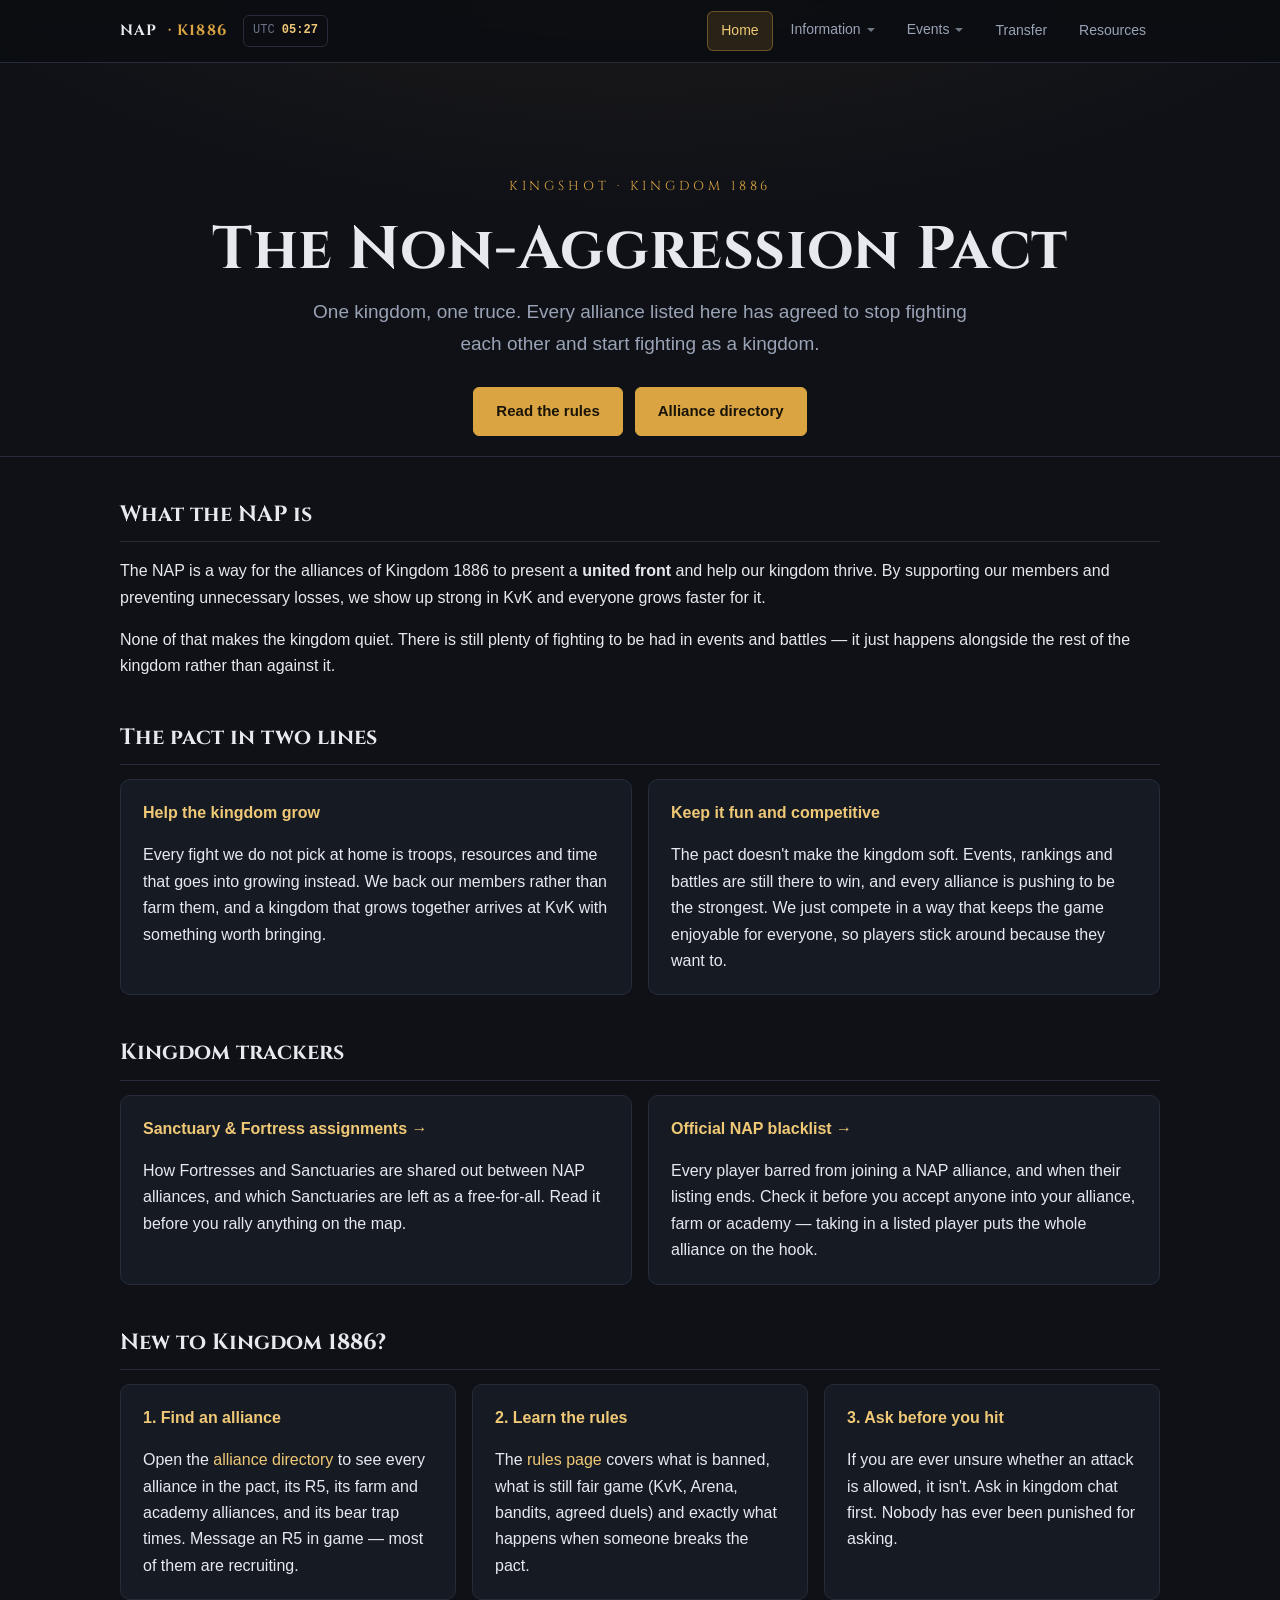
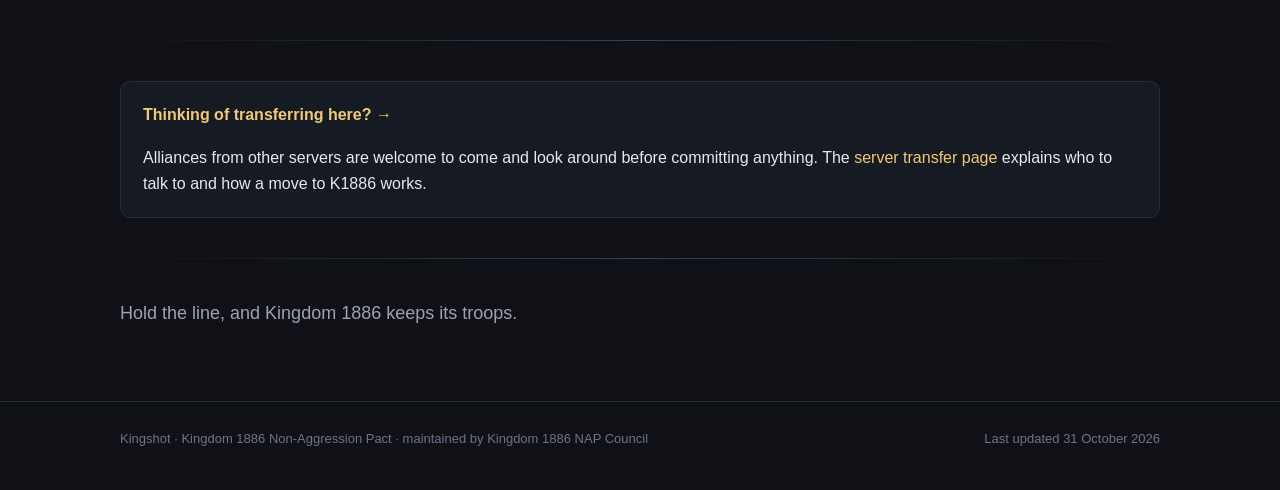
<file: index.html>
<!DOCTYPE html>
<html lang="en">
<head>
<meta charset="utf-8">
<meta name="viewport" content="width=device-width, initial-scale=1">
<meta name="robots" content="noindex, nofollow">
<title>NAP — Kingdom 1886</title>
<meta name="description" content="The Non-Aggression Pact of Kingshot Kingdom 1886: rules, punishments and the alliance directory.">
<link rel="icon" href="data:image/svg+xml,<svg xmlns='http://www.w3.org/2000/svg' viewBox='0 0 32 32'><text y='26' font-size='26'>%F0%9F%9B%A1%EF%B8%8F</text></svg>">
<link rel="preconnect" href="https://fonts.googleapis.com">
<link rel="preconnect" href="https://fonts.gstatic.com" crossorigin>
<link rel="stylesheet" href="https://fonts.googleapis.com/css2?family=Cinzel:wght@600;700&display=swap">
<link rel="stylesheet" href="assets/css/style.css?v=8">
</head>
<body>

<header class="site-header">
  <div class="wrap">
    <a class="brand" href="index.html">
      NAP <span class="kd">&middot; K1886</span>
    </a>
    <div class="clock" data-clock></div>
    <nav class="site-nav" id="site-nav">
      <a href="index.html" data-i18n="nav.home">Home</a>
      <div class="nav-group" data-nav-group>
        <button class="nav-btn" type="button" aria-haspopup="true" aria-expanded="false" data-i18n="nav.information">Information</button>
        <div class="nav-menu" hidden>
          <a href="rules.html" data-i18n="nav.rules">Rules</a>
          <a href="alliances.html" data-i18n="nav.alliances">Alliances</a>
          <a href="notices.html" data-i18n="nav.notices">Notices</a>
          <a href="blacklist.html" data-i18n="nav.blacklist">Blacklist</a>
          <a href="king.html" data-i18n="nav.king">King Guide</a>
        </div>
      </div>
      <div class="nav-group" data-nav-group>
        <button class="nav-btn" type="button" aria-haspopup="true" aria-expanded="false" data-i18n="nav.events">Events</button>
        <div class="nav-menu" hidden>
          <a href="assignments.html" data-i18n="nav.sanctuary">Sanctuary</a>
          <a href="castle.html" data-i18n="nav.castle">Castle</a>
          <a href="allout.html" data-i18n="nav.allout">All Out</a>
          <a href="kvk.html" data-i18n="nav.kvk">KvK</a>
        </div>
      </div>
      <a href="transfer.html" data-i18n="nav.transfer">Transfer</a>
      <a href="resources.html" data-i18n="nav.resources">Resources</a>
    </nav>
    <div class="lang" data-lang-switcher>
      <button class="lang-btn" type="button" aria-haspopup="true" aria-expanded="false" aria-label="Change language">
        <span aria-hidden="true">&#127760;</span><span class="lang-cur">EN</span>
      </button>
      <div class="lang-menu" hidden>
        <button class="lang-opt" type="button" data-lang="en" lang="en">English</button>
        <button class="lang-opt" type="button" data-lang="ko" lang="ko">&#54620;&#44397;&#50612;</button>
        <button class="lang-opt" type="button" data-lang="es" lang="es">Espa&ntilde;ol</button>
        <button class="lang-opt" type="button" data-lang="tr" lang="tr">T&uuml;rk&ccedil;e</button>
      </div>
    </div>
    <button class="icon-btn nav-toggle" type="button" data-nav-toggle
            aria-label="Menu" aria-expanded="false" aria-controls="site-nav">
      <svg viewBox="0 0 24 24" fill="none" stroke="currentColor" stroke-width="2" stroke-linecap="round" aria-hidden="true"><path d="M4 7h16M4 12h16M4 17h16"/></svg>
    </button>
  </div>
</header>

<main>

  <section class="hero">
    <div class="wrap">
      <p class="sigil" data-i18n="index.1">Kingshot &middot; Kingdom <span data-site="kingdom">1886</span></p>
      <h1 data-i18n="index.2">The Non-Aggression Pact</h1>
      <p class="lede" data-i18n="index.3">
        One kingdom, one truce. Every alliance listed here has agreed to stop
        fighting each other and start fighting as a kingdom.
      </p>
      <div class="cta-row">
        <a class="btn btn-primary" href="rules.html" data-i18n="index.4">Read the rules</a>
        <a class="btn btn-primary" href="alliances.html" data-i18n="index.5">Alliance directory</a>
      </div>
    </div>
  </section>

  <div class="wrap">

    <h2 data-i18n="index.6">What the NAP is</h2>
    <p data-i18n="index.7">The NAP is a way for the alliances of Kingdom <span data-site="kingdom">1886</span> to present a <strong>united front</strong> and help our kingdom thrive. By supporting our members and preventing unnecessary losses, we show up strong in KvK and everyone grows faster for it.</p>
    <p data-i18n="index.8">None of that makes the kingdom quiet. There is still plenty of fighting to be had in events and battles &mdash; it just happens alongside the rest of the kingdom rather than against it.</p>

    <h2 data-i18n="index.9">The pact in two lines</h2>
    <div class="grid grid-2">
      <div class="card">
        <h3 data-i18n="index.10">Help the kingdom grow</h3>
        <p data-i18n="index.11">Every fight we do not pick at home is troops, resources and time that goes into growing instead. We back our members rather than farm them, and a kingdom that grows together arrives at KvK with something worth bringing.</p>
      </div>
      <div class="card">
        <h3 data-i18n="index.14">Keep it fun and competitive</h3>
        <p data-i18n="index.15">The pact doesn't make the kingdom soft. Events, rankings and battles are still there to win, and every alliance is pushing to be the strongest. We just compete in a way that keeps the game enjoyable for everyone, so players stick around because they want to.</p>
      </div>
    </div>

    <h2 data-i18n="index.16">Kingdom trackers</h2>
    <div class="grid grid-2">
      <div class="card">
        <h3 data-i18n="index.17"><a href="assignments.html">Sanctuary &amp; Fortress assignments &rarr;</a></h3>
        <p data-i18n="index.18">How Fortresses and Sanctuaries are shared out between NAP alliances, and which Sanctuaries are left as a free-for-all. Read it before you rally anything on the map.</p>
      </div>
      <div class="card">
        <h3 data-i18n="index.19"><a href="blacklist.html">Official NAP blacklist &rarr;</a></h3>
        <p data-i18n="index.20">
          Every player barred from joining a NAP alliance, and when their listing ends. Check it
          before you accept anyone into your alliance, farm or academy &mdash; taking in a listed
          player puts the whole alliance on the hook.
        </p>
      </div>
    </div>

    <h2 data-i18n="index.21">New to Kingdom <span data-site="kingdom">1886</span>?</h2>
    <div class="grid grid-2">
      <div class="card">
        <h3 data-i18n="index.22">1. Find an alliance</h3>
        <p data-i18n="index.23">
          Open the <a href="alliances.html">alliance directory</a> to see every alliance in
          the pact, its R5, its farm and academy alliances, and its bear trap times.
          Message an R5 in game — most of them are recruiting.
        </p>
      </div>
      <div class="card">
        <h3 data-i18n="index.24">2. Learn the rules</h3>
        <p data-i18n="index.25">
          The <a href="rules.html">rules page</a> covers what is banned, what is still fair
          game (KvK, Arena, bandits, agreed duels) and exactly what happens when someone
          breaks the pact.
        </p>
      </div>
      <div class="card">
        <h3 data-i18n="index.26">3. Ask before you hit</h3>
        <p data-i18n="index.27">
          If you are ever unsure whether an attack is allowed, it isn't. Ask in kingdom
          chat first. Nobody has ever been punished for asking.
        </p>
      </div>
    </div>

    <hr class="rule">

    <div class="card">
      <h3 data-i18n="index.28"><a href="transfer.html">Thinking of transferring here? &rarr;</a></h3>
      <p data-i18n="index.29">Alliances from other servers are welcome to come and look around before committing anything. The <a href="transfer.html">server transfer page</a> explains who to talk to and how a move to K<span data-site="kingdom">1886</span> works.</p>
    </div>

    <hr class="rule">

    <p class="lede" data-i18n="index.30">
      Hold the line, and Kingdom <span data-site="kingdom">1886</span> keeps its troops.
    </p>

  </div>
</main>

<footer class="site-footer">
  <div class="wrap">
    <span data-i18n="footer.1">Kingshot &middot; Kingdom <span data-site="kingdom">1886</span> Non-Aggression Pact &middot; maintained by <span data-site="maintainer">the NAP council</span></span>
    <span data-i18n="footer.2">Last updated <span data-site="lastUpdated">&mdash;</span><span data-discord> &middot; <a href="#">Discord</a></span></span>
  </div>
</footer>

<script src="assets/js/data.js?v=15"></script>
<script src="assets/js/site.js?v=10"></script>
</body>
</html>
</file>
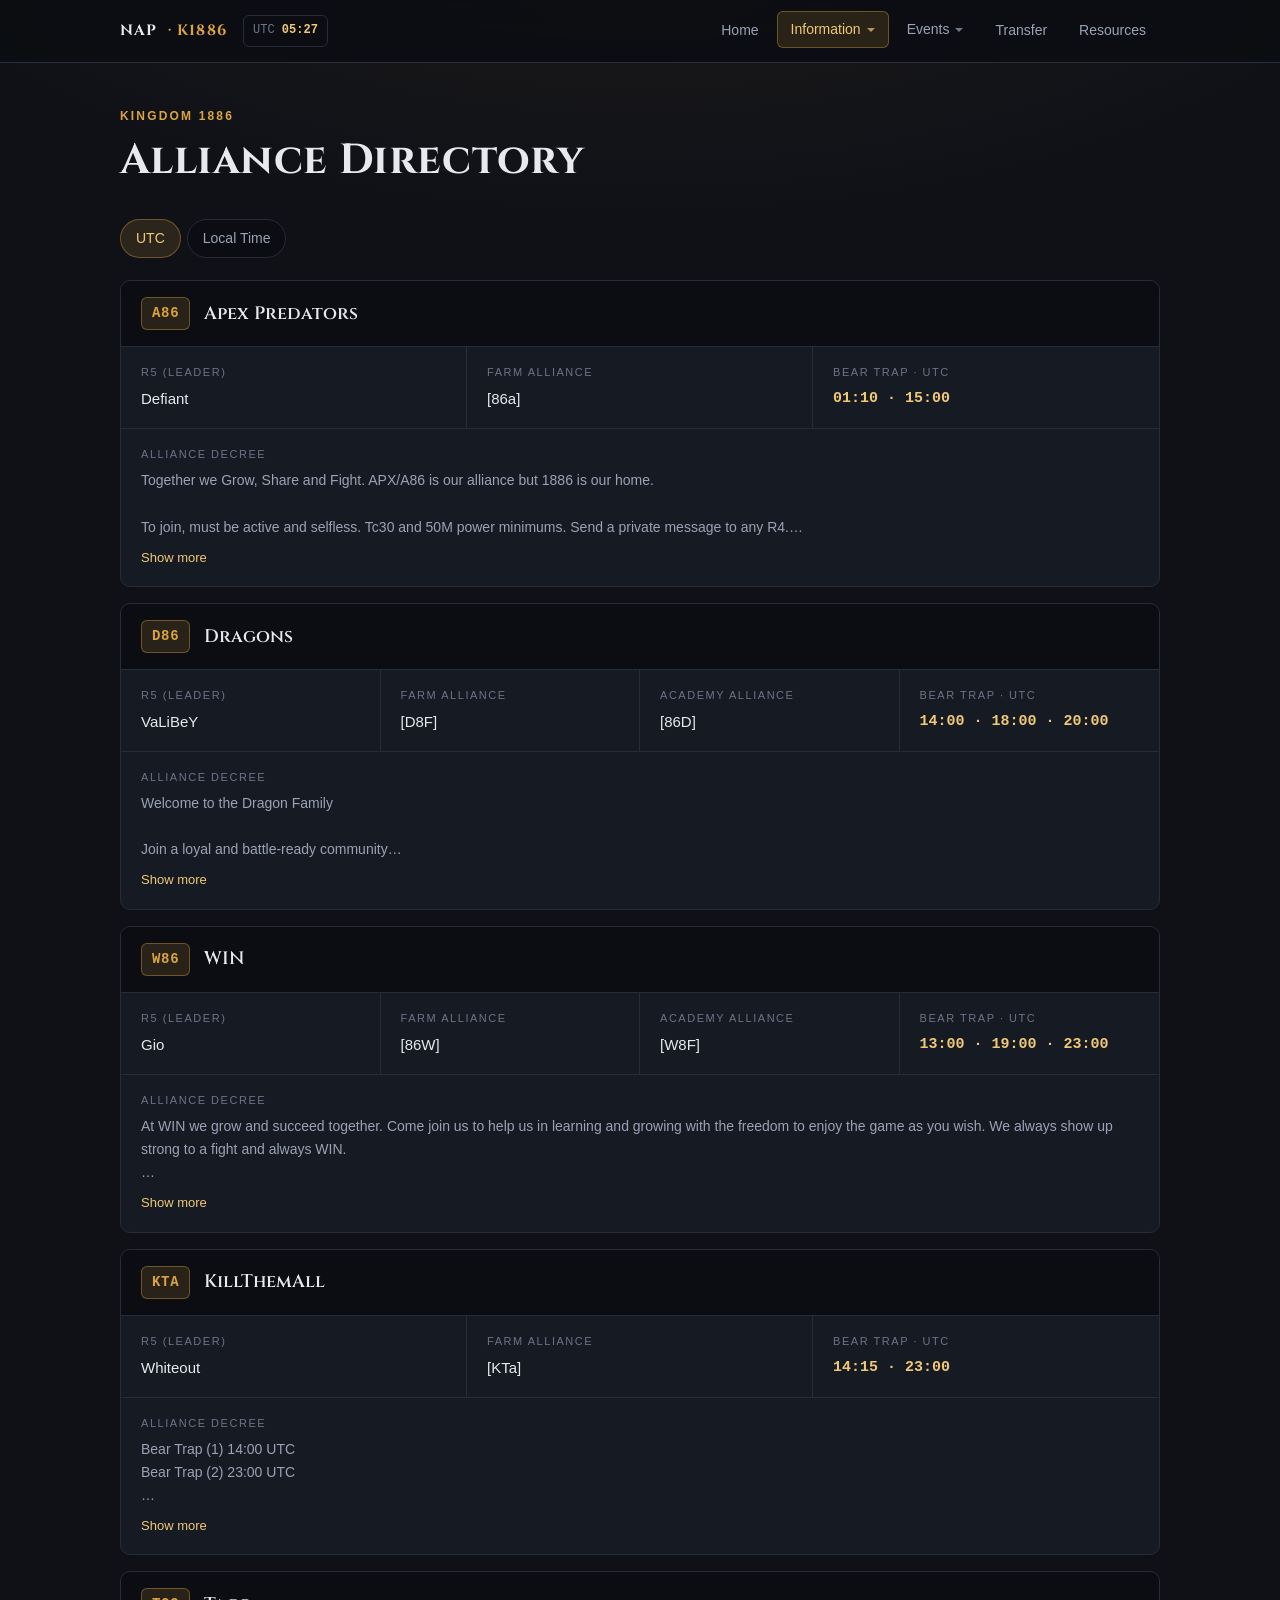
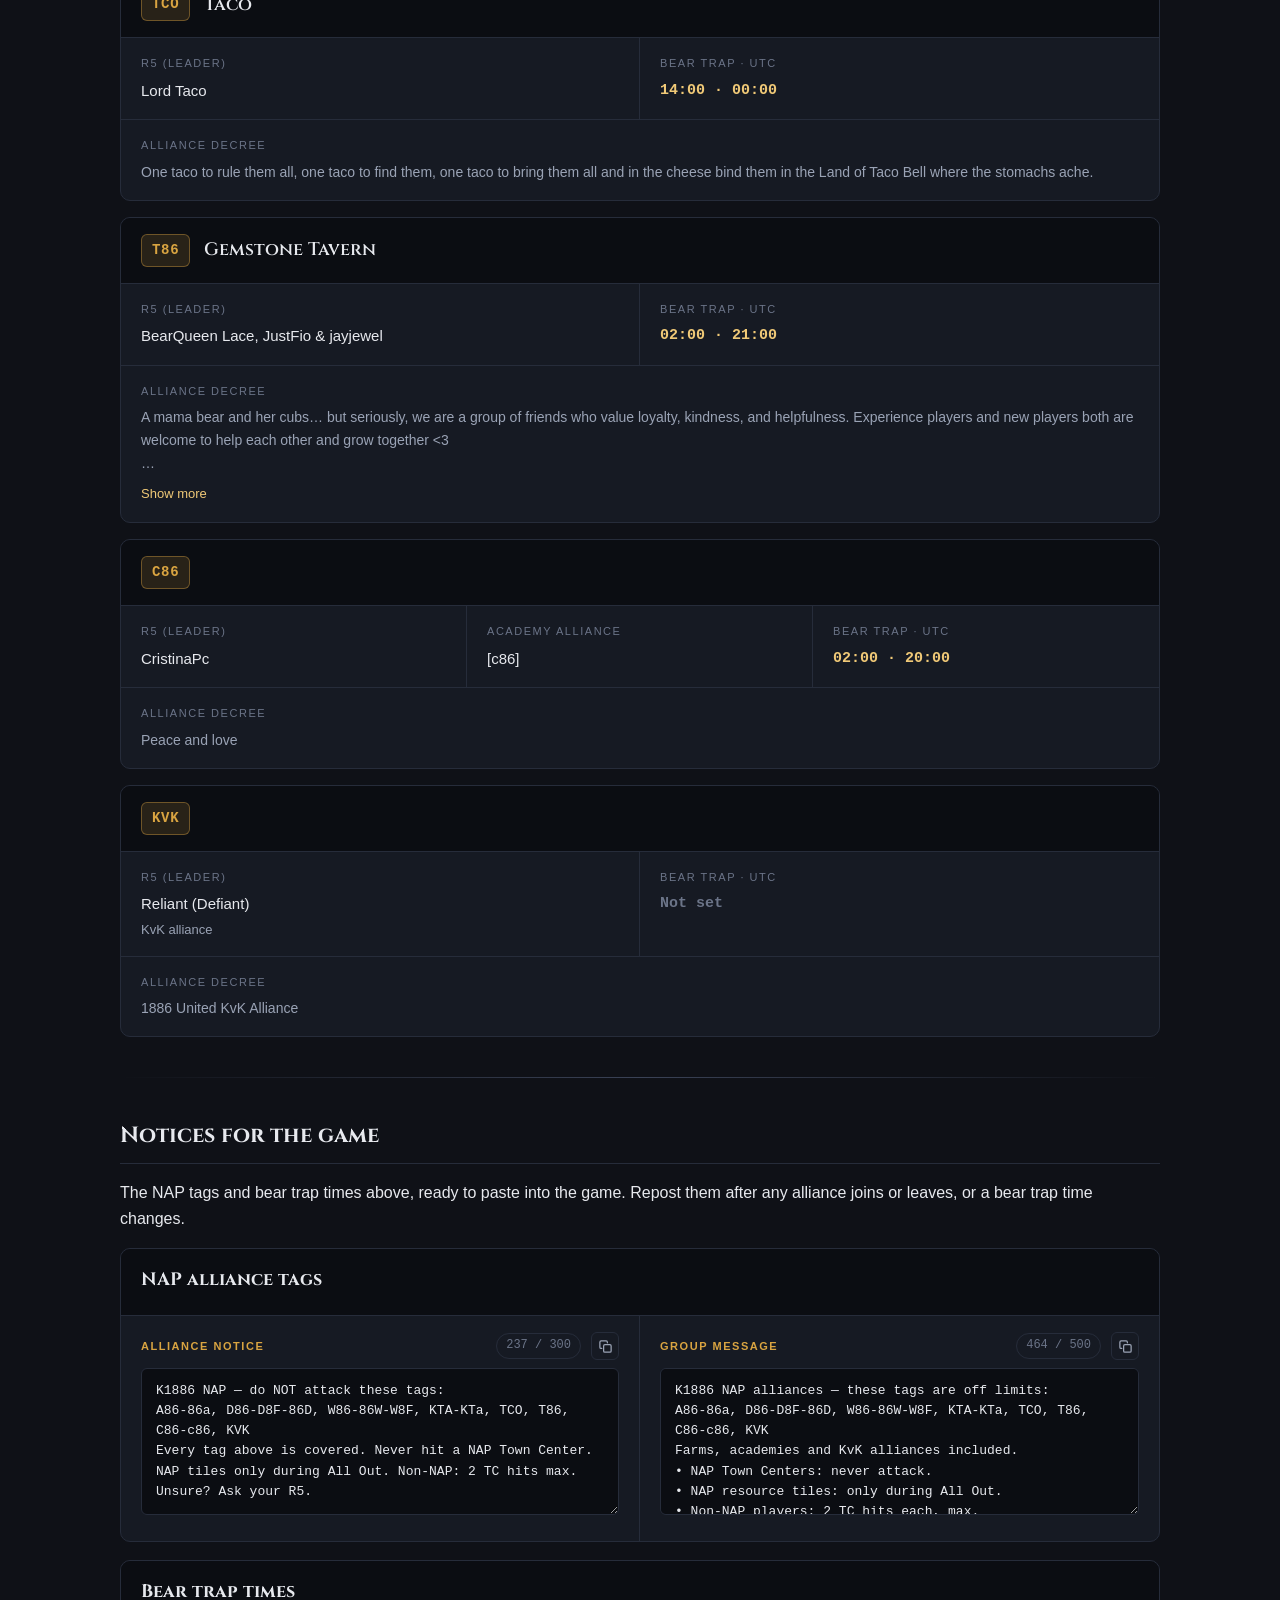
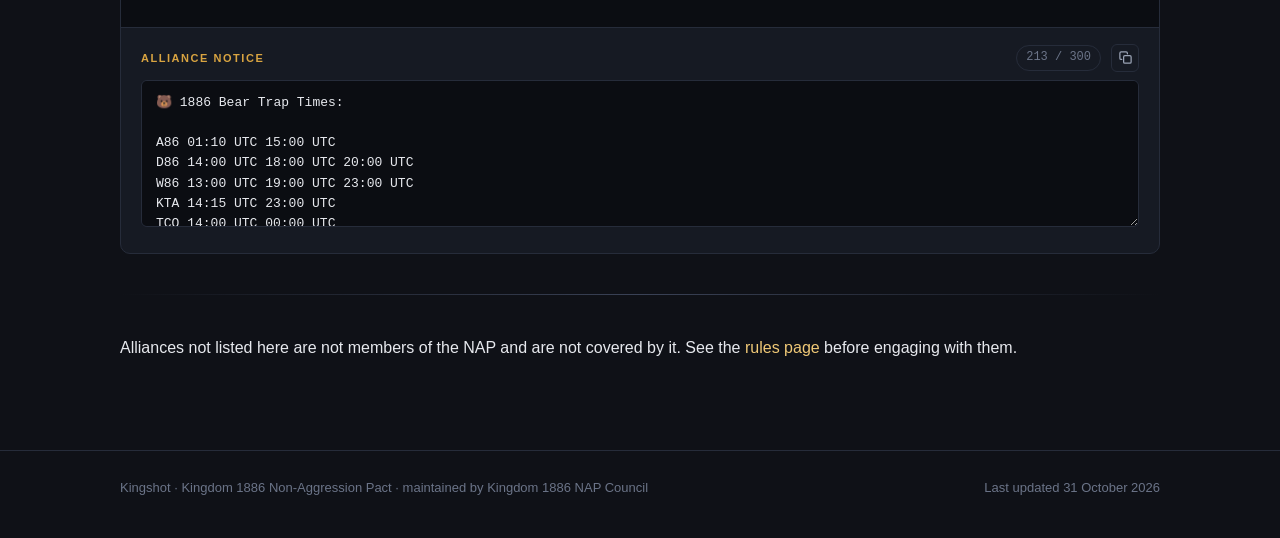
<file: alliances.html>
<!DOCTYPE html>
<html lang="en">
<head>
<meta charset="utf-8">
<meta name="viewport" content="width=device-width, initial-scale=1">
<meta name="robots" content="noindex, nofollow">
<title>Alliances — NAP Kingdom 1886</title>
<meta name="description" content="Every alliance in the Kingdom 1886 NAP: farm and academy alliances, R5 leaders and bear trap times.">
<link rel="icon" href="data:image/svg+xml,<svg xmlns='http://www.w3.org/2000/svg' viewBox='0 0 32 32'><text y='26' font-size='26'>%F0%9F%9B%A1%EF%B8%8F</text></svg>">
<link rel="preconnect" href="https://fonts.googleapis.com">
<link rel="preconnect" href="https://fonts.gstatic.com" crossorigin>
<link rel="stylesheet" href="https://fonts.googleapis.com/css2?family=Cinzel:wght@600;700&display=swap">
<link rel="stylesheet" href="assets/css/style.css?v=8">
</head>
<body>

<header class="site-header">
  <div class="wrap">
    <a class="brand" href="index.html">
      NAP <span class="kd">&middot; K1886</span>
    </a>
    <div class="clock" data-clock></div>
    <nav class="site-nav" id="site-nav">
      <a href="index.html" data-i18n="nav.home">Home</a>
      <div class="nav-group" data-nav-group>
        <button class="nav-btn" type="button" aria-haspopup="true" aria-expanded="false" data-i18n="nav.information">Information</button>
        <div class="nav-menu" hidden>
          <a href="rules.html" data-i18n="nav.rules">Rules</a>
          <a href="alliances.html" data-i18n="nav.alliances">Alliances</a>
          <a href="notices.html" data-i18n="nav.notices">Notices</a>
          <a href="blacklist.html" data-i18n="nav.blacklist">Blacklist</a>
          <a href="king.html" data-i18n="nav.king">King Guide</a>
        </div>
      </div>
      <div class="nav-group" data-nav-group>
        <button class="nav-btn" type="button" aria-haspopup="true" aria-expanded="false" data-i18n="nav.events">Events</button>
        <div class="nav-menu" hidden>
          <a href="assignments.html" data-i18n="nav.sanctuary">Sanctuary</a>
          <a href="castle.html" data-i18n="nav.castle">Castle</a>
          <a href="allout.html" data-i18n="nav.allout">All Out</a>
          <a href="kvk.html" data-i18n="nav.kvk">KvK</a>
        </div>
      </div>
      <a href="transfer.html" data-i18n="nav.transfer">Transfer</a>
      <a href="resources.html" data-i18n="nav.resources">Resources</a>
    </nav>
    <div class="lang" data-lang-switcher>
      <button class="lang-btn" type="button" aria-haspopup="true" aria-expanded="false" aria-label="Change language">
        <span aria-hidden="true">&#127760;</span><span class="lang-cur">EN</span>
      </button>
      <div class="lang-menu" hidden>
        <button class="lang-opt" type="button" data-lang="en" lang="en">English</button>
        <button class="lang-opt" type="button" data-lang="ko" lang="ko">&#54620;&#44397;&#50612;</button>
        <button class="lang-opt" type="button" data-lang="es" lang="es">Espa&ntilde;ol</button>
        <button class="lang-opt" type="button" data-lang="tr" lang="tr">T&uuml;rk&ccedil;e</button>
      </div>
    </div>
    <button class="icon-btn nav-toggle" type="button" data-nav-toggle
            aria-label="Menu" aria-expanded="false" aria-controls="site-nav">
      <svg viewBox="0 0 24 24" fill="none" stroke="currentColor" stroke-width="2" stroke-linecap="round" aria-hidden="true"><path d="M4 7h16M4 12h16M4 17h16"/></svg>
    </button>
  </div>
</header>

<main>
  <div class="wrap">

    <div class="page-head">
      <p class="eyebrow" data-i18n="alliances.1">Kingdom <span data-site="kingdom">1886</span></p>
      <h1 data-i18n="alliances.2">Alliance Directory</h1>
    </div>

    <div class="toolbar">
      <div class="filters" role="group" aria-label="Show bear trap times in">
        <button class="chip" type="button" data-tz="utc" aria-pressed="true" data-i18n="alliances.4">UTC</button>
        <button class="chip" type="button" data-tz="local" aria-pressed="false" data-i18n="alliances.5">Local Time</button>
      </div>
    </div>

    <div id="alliance-list"></div>

    <noscript>
      <div class="empty">This directory needs JavaScript enabled to display.</div>
    </noscript>

    <hr class="rule">

    <h2 id="tag-notice" data-i18n="alliances.9">Notices for the game</h2>
    <p data-i18n="alliances.10">The NAP tags and bear trap times above, ready to paste into the game. Repost them after any alliance joins or leaves, or a bear trap time changes.</p>
    <div id="notice-list" data-only="tags bears"></div>

    <hr class="rule">

    <p data-i18n="alliances.8">Alliances not listed here are not members of the NAP and are not covered by it. See the <a href="rules.html">rules page</a> before engaging with them.</p>

  </div>
</main>

<footer class="site-footer">
  <div class="wrap">
    <span data-i18n="footer.1">Kingshot &middot; Kingdom <span data-site="kingdom">1886</span> Non-Aggression Pact &middot; maintained by <span data-site="maintainer">the NAP council</span></span>
    <span data-i18n="footer.2">Last updated <span data-site="lastUpdated">&mdash;</span><span data-discord> &middot; <a href="#">Discord</a></span></span>
  </div>
</footer>

<script src="assets/js/data.js?v=15"></script>
<script src="assets/js/site.js?v=10"></script>
</body>
</html>
</file>
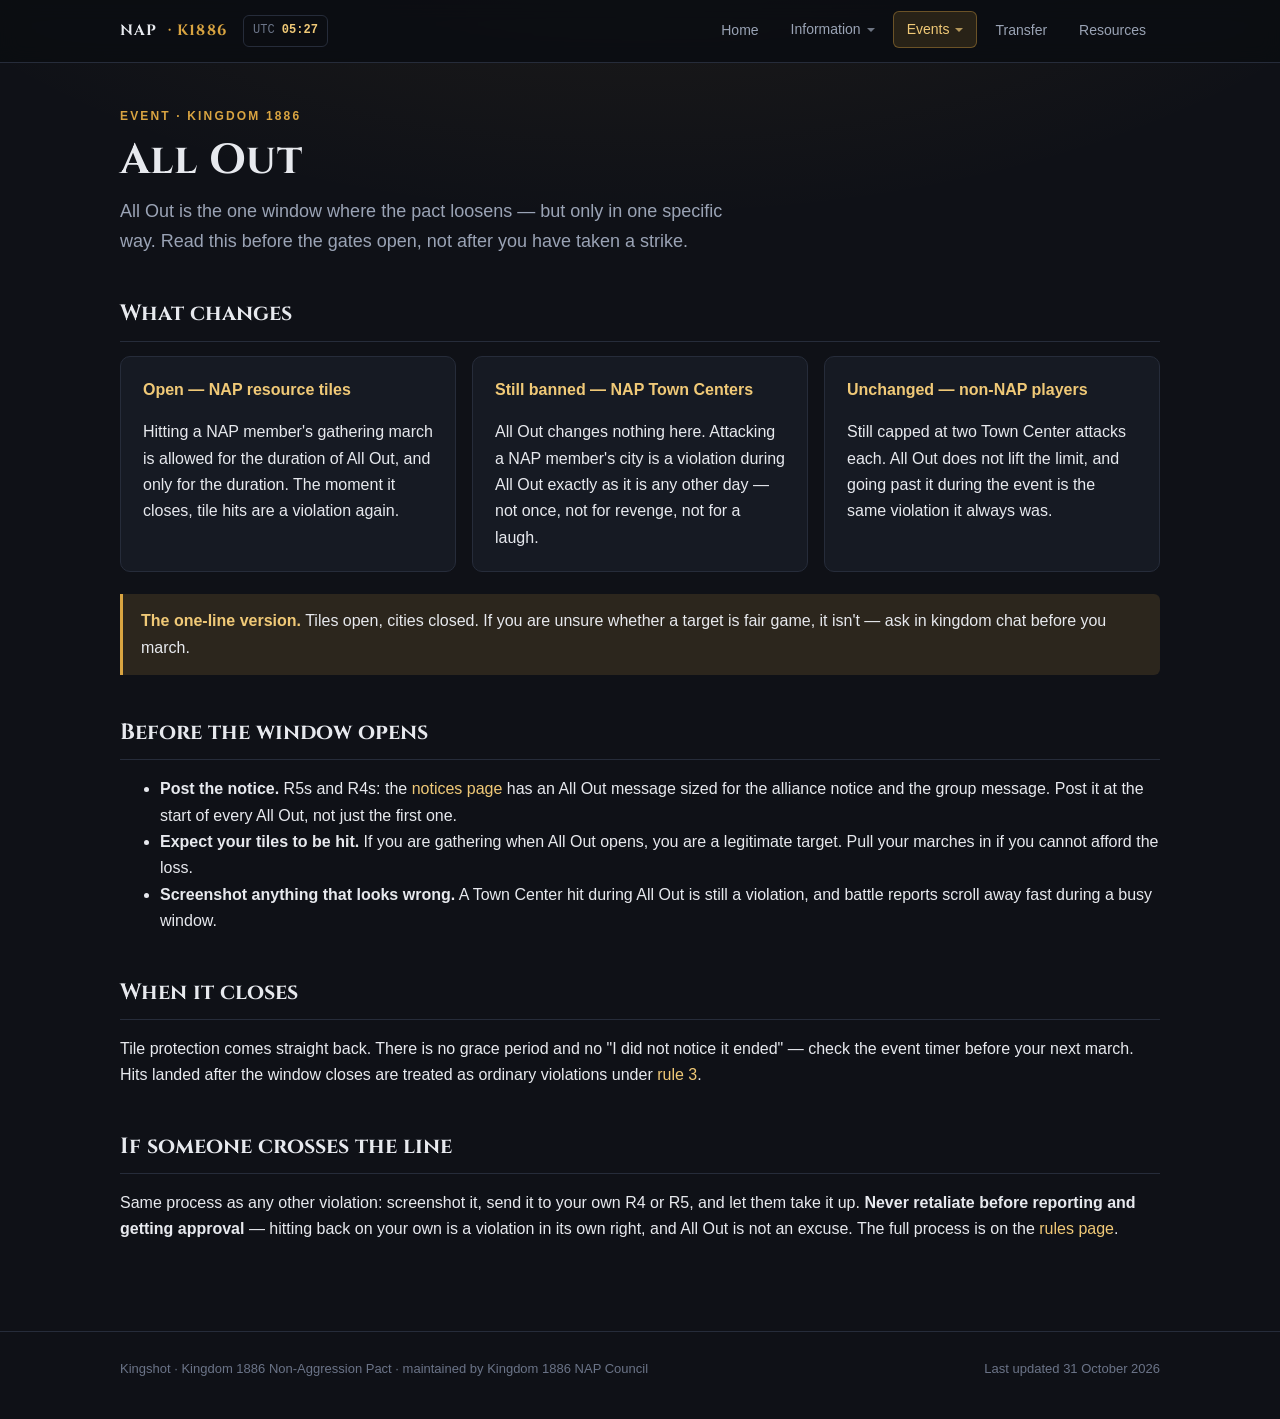
<file: allout.html>
<!DOCTYPE html>
<html lang="en">
<head>
<meta charset="utf-8">
<meta name="viewport" content="width=device-width, initial-scale=1">
<meta name="robots" content="noindex, nofollow">
<title>All Out — NAP Kingdom 1886</title>
<meta name="description" content="What changes and what does not during All Out in Kingshot Kingdom 1886.">
<link rel="icon" href="data:image/svg+xml,<svg xmlns='http://www.w3.org/2000/svg' viewBox='0 0 32 32'><text y='26' font-size='26'>%F0%9F%9B%A1%EF%B8%8F</text></svg>">
<link rel="preconnect" href="https://fonts.googleapis.com">
<link rel="preconnect" href="https://fonts.gstatic.com" crossorigin>
<link rel="stylesheet" href="https://fonts.googleapis.com/css2?family=Cinzel:wght@600;700&display=swap">
<link rel="stylesheet" href="assets/css/style.css?v=8">
</head>
<body>

<header class="site-header">
  <div class="wrap">
    <a class="brand" href="index.html">
      NAP <span class="kd">&middot; K1886</span>
    </a>
    <div class="clock" data-clock></div>
    <nav class="site-nav" id="site-nav">
      <a href="index.html" data-i18n="nav.home">Home</a>
      <div class="nav-group" data-nav-group>
        <button class="nav-btn" type="button" aria-haspopup="true" aria-expanded="false" data-i18n="nav.information">Information</button>
        <div class="nav-menu" hidden>
          <a href="rules.html" data-i18n="nav.rules">Rules</a>
          <a href="alliances.html" data-i18n="nav.alliances">Alliances</a>
          <a href="notices.html" data-i18n="nav.notices">Notices</a>
          <a href="blacklist.html" data-i18n="nav.blacklist">Blacklist</a>
          <a href="king.html" data-i18n="nav.king">King Guide</a>
        </div>
      </div>
      <div class="nav-group" data-nav-group>
        <button class="nav-btn" type="button" aria-haspopup="true" aria-expanded="false" data-i18n="nav.events">Events</button>
        <div class="nav-menu" hidden>
          <a href="assignments.html" data-i18n="nav.sanctuary">Sanctuary</a>
          <a href="castle.html" data-i18n="nav.castle">Castle</a>
          <a href="allout.html" data-i18n="nav.allout">All Out</a>
          <a href="kvk.html" data-i18n="nav.kvk">KvK</a>
        </div>
      </div>
      <a href="transfer.html" data-i18n="nav.transfer">Transfer</a>
      <a href="resources.html" data-i18n="nav.resources">Resources</a>
    </nav>
    <div class="lang" data-lang-switcher>
      <button class="lang-btn" type="button" aria-haspopup="true" aria-expanded="false" aria-label="Change language">
        <span aria-hidden="true">&#127760;</span><span class="lang-cur">EN</span>
      </button>
      <div class="lang-menu" hidden>
        <button class="lang-opt" type="button" data-lang="en" lang="en">English</button>
        <button class="lang-opt" type="button" data-lang="ko" lang="ko">&#54620;&#44397;&#50612;</button>
        <button class="lang-opt" type="button" data-lang="es" lang="es">Espa&ntilde;ol</button>
        <button class="lang-opt" type="button" data-lang="tr" lang="tr">T&uuml;rk&ccedil;e</button>
      </div>
    </div>
    <button class="icon-btn nav-toggle" type="button" data-nav-toggle
            aria-label="Menu" aria-expanded="false" aria-controls="site-nav">
      <svg viewBox="0 0 24 24" fill="none" stroke="currentColor" stroke-width="2" stroke-linecap="round" aria-hidden="true"><path d="M4 7h16M4 12h16M4 17h16"/></svg>
    </button>
  </div>
</header>

<main>
  <div class="wrap">

    <div class="page-head">
      <p class="eyebrow" data-i18n="allout.1">Event &middot; Kingdom <span data-site="kingdom">1886</span></p>
      <h1 data-i18n="allout.2">All Out</h1>
      <p class="lede" data-i18n="allout.3">
        All Out is the one window where the pact loosens &mdash; but only in one specific way.
        Read this before the gates open, not after you have taken a strike.
      </p>
    </div>

    <h2 data-i18n="allout.4">What changes</h2>
    <div class="grid grid-3">
      <div class="card">
        <h3 data-i18n="allout.5">Open &mdash; NAP resource tiles</h3>
        <p data-i18n="allout.6">Hitting a NAP member's gathering march is allowed for the duration of All Out, and
        only for the duration. The moment it closes, tile hits are a violation again.</p>
      </div>
      <div class="card">
        <h3 data-i18n="allout.7">Still banned &mdash; NAP Town Centers</h3>
        <p data-i18n="allout.8">All Out changes nothing here. Attacking a NAP member's city is a violation during
        All Out exactly as it is any other day &mdash; not once, not for revenge, not for a laugh.</p>
      </div>
      <div class="card">
        <h3 data-i18n="allout.9">Unchanged &mdash; non-NAP players</h3>
        <p data-i18n="allout.10">Still capped at two Town Center attacks each. All Out does not lift the limit, and
        going past it during the event is the same violation it always was.</p>
      </div>
    </div>

    <div class="callout">
      <p data-i18n="allout.11"><strong>The one-line version.</strong> Tiles open, cities closed. If you are unsure
      whether a target is fair game, it isn't &mdash; ask in kingdom chat before you march.</p>
    </div>

    <h2 data-i18n="allout.12">Before the window opens</h2>
    <ul>
      <li data-i18n="allout.13"><strong>Post the notice.</strong> R5s and R4s: the <a href="notices.html">notices page</a>
      has an All Out message sized for the alliance notice and the group message. Post it at the
      start of every All Out, not just the first one.</li>
      <li data-i18n="allout.14"><strong>Expect your tiles to be hit.</strong> If you are gathering when All Out opens,
      you are a legitimate target. Pull your marches in if you cannot afford the loss.</li>
      <li data-i18n="allout.15"><strong>Screenshot anything that looks wrong.</strong> A Town Center hit during All Out
      is still a violation, and battle reports scroll away fast during a busy window.</li>
    </ul>

    <h2 data-i18n="allout.16">When it closes</h2>
    <p data-i18n="allout.17">
      Tile protection comes straight back. There is no grace period and no "I did not notice it
      ended" &mdash; check the event timer before your next march. Hits landed after the window
      closes are treated as ordinary violations under
      <a href="rules.html">rule 3</a>.
    </p>

    <h2 data-i18n="allout.18">If someone crosses the line</h2>
    <p data-i18n="allout.19">
      Same process as any other violation: screenshot it, send it to your own R4 or R5, and let
      them take it up. <strong>Never retaliate before reporting and getting approval</strong>
      &mdash; hitting back on your own is a violation in its own right, and All Out is not an
      excuse. The full process is on the <a href="rules.html">rules page</a>.
    </p>

  </div>
</main>

<footer class="site-footer">
  <div class="wrap">
    <span data-i18n="footer.1">Kingshot &middot; Kingdom <span data-site="kingdom">1886</span> Non-Aggression Pact &middot; maintained by <span data-site="maintainer">the NAP council</span></span>
    <span data-i18n="footer.2">Last updated <span data-site="lastUpdated">&mdash;</span><span data-discord> &middot; <a href="#">Discord</a></span></span>
  </div>
</footer>

<script src="assets/js/data.js?v=15"></script>
<script src="assets/js/site.js?v=10"></script>
</body>
</html>
</file>
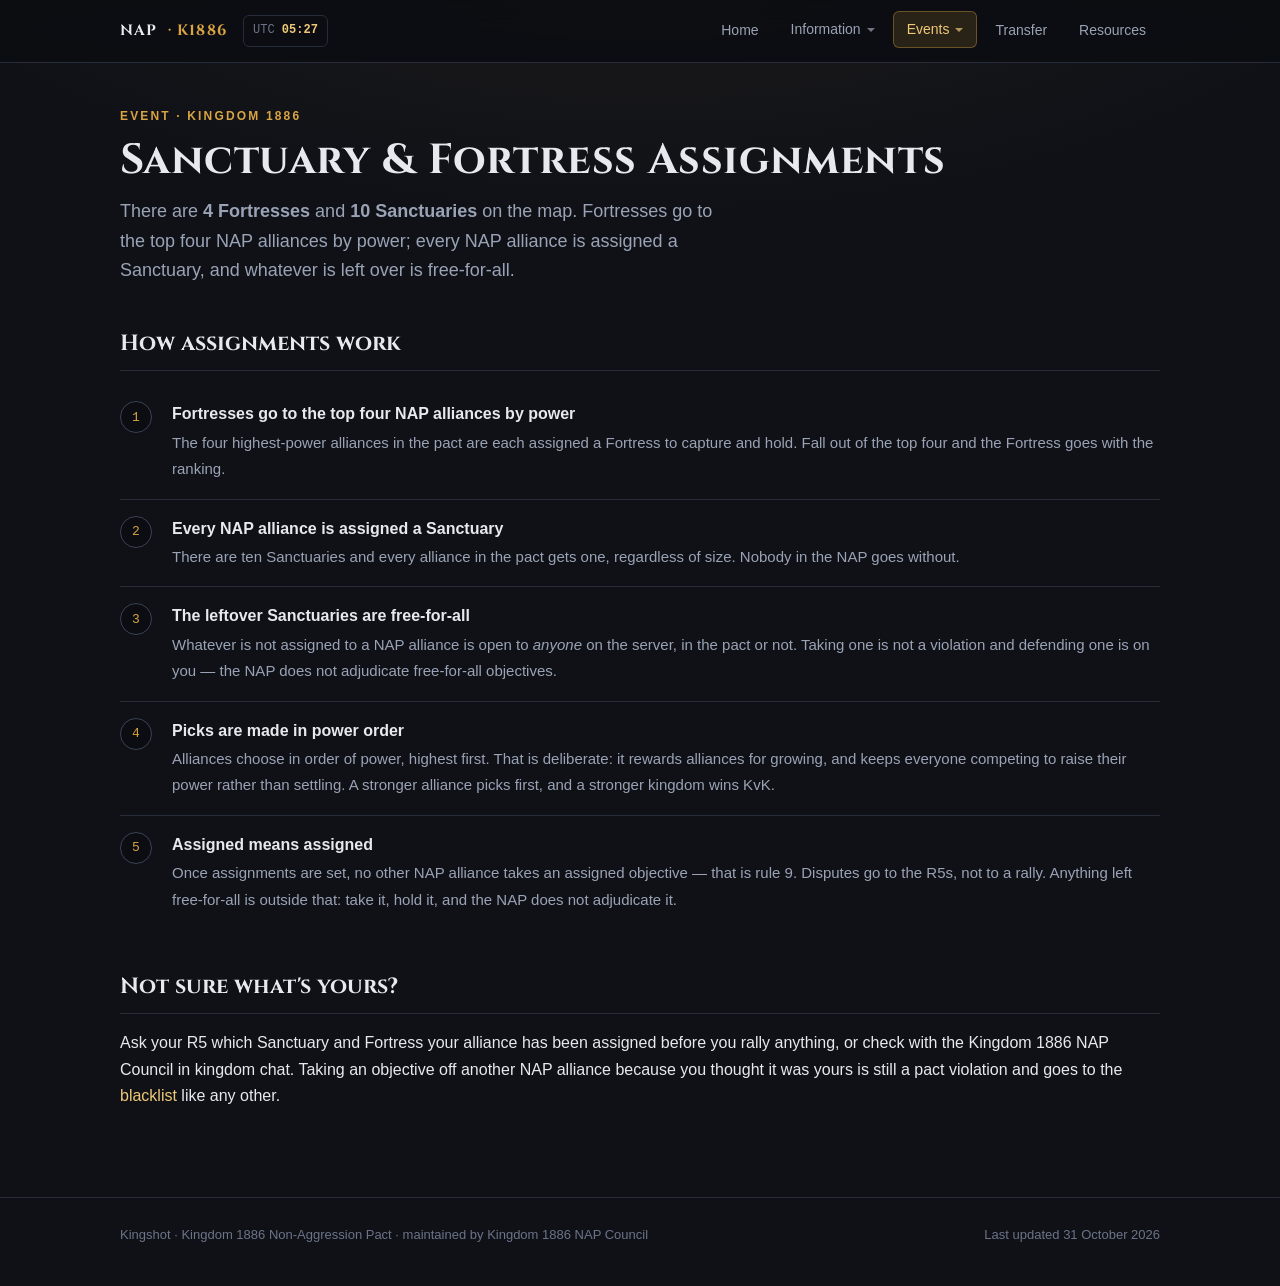
<file: assignments.html>
<!DOCTYPE html>
<html lang="en">
<head>
<meta charset="utf-8">
<meta name="viewport" content="width=device-width, initial-scale=1">
<meta name="robots" content="noindex, nofollow">
<title>Sanctuary &amp; Fortress Assignments — NAP Kingdom 1886</title>
<meta name="description" content="This week's sanctuary and fortress assignments for Kingshot Kingdom 1886: who holds what, the buff, the window and the status.">
<link rel="icon" href="data:image/svg+xml,<svg xmlns='http://www.w3.org/2000/svg' viewBox='0 0 32 32'><text y='26' font-size='26'>%F0%9F%9B%A1%EF%B8%8F</text></svg>">
<link rel="preconnect" href="https://fonts.googleapis.com">
<link rel="preconnect" href="https://fonts.gstatic.com" crossorigin>
<link rel="stylesheet" href="https://fonts.googleapis.com/css2?family=Cinzel:wght@600;700&display=swap">
<link rel="stylesheet" href="assets/css/style.css?v=8">
</head>
<body>

<header class="site-header">
  <div class="wrap">
    <a class="brand" href="index.html">
      NAP <span class="kd">&middot; K1886</span>
    </a>
    <div class="clock" data-clock></div>
    <nav class="site-nav" id="site-nav">
      <a href="index.html" data-i18n="nav.home">Home</a>
      <div class="nav-group" data-nav-group>
        <button class="nav-btn" type="button" aria-haspopup="true" aria-expanded="false" data-i18n="nav.information">Information</button>
        <div class="nav-menu" hidden>
          <a href="rules.html" data-i18n="nav.rules">Rules</a>
          <a href="alliances.html" data-i18n="nav.alliances">Alliances</a>
          <a href="notices.html" data-i18n="nav.notices">Notices</a>
          <a href="blacklist.html" data-i18n="nav.blacklist">Blacklist</a>
          <a href="king.html" data-i18n="nav.king">King Guide</a>
        </div>
      </div>
      <div class="nav-group" data-nav-group>
        <button class="nav-btn" type="button" aria-haspopup="true" aria-expanded="false" data-i18n="nav.events">Events</button>
        <div class="nav-menu" hidden>
          <a href="assignments.html" data-i18n="nav.sanctuary">Sanctuary</a>
          <a href="castle.html" data-i18n="nav.castle">Castle</a>
          <a href="allout.html" data-i18n="nav.allout">All Out</a>
          <a href="kvk.html" data-i18n="nav.kvk">KvK</a>
        </div>
      </div>
      <a href="transfer.html" data-i18n="nav.transfer">Transfer</a>
      <a href="resources.html" data-i18n="nav.resources">Resources</a>
    </nav>
    <div class="lang" data-lang-switcher>
      <button class="lang-btn" type="button" aria-haspopup="true" aria-expanded="false" aria-label="Change language">
        <span aria-hidden="true">&#127760;</span><span class="lang-cur">EN</span>
      </button>
      <div class="lang-menu" hidden>
        <button class="lang-opt" type="button" data-lang="en" lang="en">English</button>
        <button class="lang-opt" type="button" data-lang="ko" lang="ko">&#54620;&#44397;&#50612;</button>
        <button class="lang-opt" type="button" data-lang="es" lang="es">Espa&ntilde;ol</button>
        <button class="lang-opt" type="button" data-lang="tr" lang="tr">T&uuml;rk&ccedil;e</button>
      </div>
    </div>
    <button class="icon-btn nav-toggle" type="button" data-nav-toggle
            aria-label="Menu" aria-expanded="false" aria-controls="site-nav">
      <svg viewBox="0 0 24 24" fill="none" stroke="currentColor" stroke-width="2" stroke-linecap="round" aria-hidden="true"><path d="M4 7h16M4 12h16M4 17h16"/></svg>
    </button>
  </div>
</header>

<main>
  <div class="wrap">

    <div class="page-head">
      <p class="eyebrow" data-i18n="assignments.1">Event &middot; Kingdom <span data-site="kingdom">1886</span></p>
      <h1 data-i18n="assignments.2">Sanctuary &amp; Fortress Assignments</h1>
      <p class="lede" data-i18n="assignments.3">There are <strong>4 Fortresses</strong> and <strong>10 Sanctuaries</strong> on the map. Fortresses go to the top four NAP alliances by power; every NAP alliance is assigned a Sanctuary, and whatever is left over is free-for-all.</p>
    </div>

    <!-- Assignment board hidden for now: too hard to keep current. Remove `hidden` to bring it back. -->
    <div hidden>

    <div class="banner" id="week-stale" hidden>
      <span class="icon">&#9888;</span>
      <span>
        This board is past its rotation date and may be out of date. Check with your R5 before
        acting on it.
      </span>
    </div>

    <div class="week-head">
      <span class="wk" id="week-label">This week</span>
      <span class="rot" id="week-rotation"></span>
    </div>

    <div class="stats">
      <div class="stat"><div class="n" id="stat-forts">0</div><div class="k" data-i18n="assignments.4">Fortresses</div></div>
      <div class="stat"><div class="n" id="stat-sancs">0</div><div class="k" data-i18n="assignments.5">Sanctuaries</div></div>
      <div class="stat"><div class="n neutral" id="stat-ffa">0</div><div class="k" data-i18n="assignments.6">Free for all</div></div>
    </div>

    <h2 data-i18n="assignments.7">Sanctuaries</h2>
    <p data-i18n="assignments.8">
      Ten in total. <strong>Every NAP alliance is assigned one</strong> — with
      <span id="nap-count">8</span> alliances in the pact, the remaining Sanctuaries are a
      <strong>free-for-all</strong>, open to any alliance on the server, NAP or not.
    </p>
    <div class="table-scroll">
      <table>
        <thead>
          <tr>
            <th data-i18n="assignments.9">Sanctuary</th>
            <th data-i18n="assignments.10">Assigned to</th>
            <th data-i18n="assignments.11">Status</th>
          </tr>
        </thead>
        <tbody id="sanctuary-body"></tbody>
      </table>
    </div>

    <h2 data-i18n="assignments.12">Fortresses</h2>
    <p data-i18n="assignments.13">
      Four in total, assigned to the <strong>top four NAP alliances by power</strong> to capture
      and hold.
    </p>
    <div class="table-scroll">
      <table>
        <thead>
          <tr>
            <th data-i18n="assignments.14">Fortress</th>
            <th data-i18n="assignments.15">Assigned to</th>
            <th data-i18n="assignments.16">Status</th>
          </tr>
        </thead>
        <tbody id="fortress-body"></tbody>
      </table>
    </div>

    <p class="legend" data-i18n="assignments.17">
      <span class="pill pill-ok">Assigned</span> allocated to a NAP alliance &middot;
      <span class="pill pill-info">Free for all</span> open to any alliance on the server, NAP or not
    </p>

    <noscript><div class="empty">This tracker needs JavaScript enabled to display.</div></noscript>

    <hr class="rule">

    </div>

    <h2 data-i18n="assignments.18">How assignments work</h2>
    <ol class="rule-list">
      <li data-i18n="assignments.19">
        <span class="rule-title">Fortresses go to the top four NAP alliances by power</span>
        <span class="rule-body">
          The four highest-power alliances in the pact are each assigned a Fortress to capture and
          hold. Fall out of the top four and the Fortress goes with the ranking.
        </span>
      </li>
      <li data-i18n="assignments.20">
        <span class="rule-title">Every NAP alliance is assigned a Sanctuary</span>
        <span class="rule-body">
          There are ten Sanctuaries and every alliance in the pact gets one, regardless of size.
          Nobody in the NAP goes without.
        </span>
      </li>
      <li data-i18n="assignments.21">
        <span class="rule-title">The leftover Sanctuaries are free-for-all</span>
        <span class="rule-body">
          Whatever is not assigned to a NAP alliance is open to <em>anyone</em> on the server, in
          the pact or not. Taking one is not a violation and defending one is on you &mdash; the
          NAP does not adjudicate free-for-all objectives.
        </span>
      </li>
      <li data-i18n="assignments.22">
        <span class="rule-title">Picks are made in power order</span>
        <span class="rule-body">
          Alliances choose in order of power, highest first. That is deliberate: it rewards
          alliances for growing, and keeps everyone competing to raise their power rather than
          settling. A stronger alliance picks first, and a stronger kingdom wins KvK.
        </span>
      </li>
      <li data-i18n="assignments.23">
        <span class="rule-title">Assigned means assigned</span>
        <span class="rule-body">
          Once assignments are set, no other NAP alliance takes an assigned objective &mdash; that is
          rule 9. Disputes go to the R5s, not to a rally. Anything left free-for-all is outside
          that: take it, hold it, and the NAP does not adjudicate it.
        </span>
      </li>
    </ol>

    <h2 data-i18n="assignments.24">Not sure what's yours?</h2>
    <p data-i18n="assignments.25">
      Ask your R5 which Sanctuary and Fortress your alliance has been assigned before you rally
      anything, or check with the <span data-site="maintainer">NAP council</span> in kingdom chat.
      Taking an objective off another NAP alliance because you thought it was yours is still a
      pact violation and goes to the <a href="blacklist.html">blacklist</a> like any other.
    </p>

  </div>
</main>

<footer class="site-footer">
  <div class="wrap">
    <span data-i18n="footer.1">Kingshot &middot; Kingdom <span data-site="kingdom">1886</span> Non-Aggression Pact &middot; maintained by <span data-site="maintainer">the NAP council</span></span>
    <span data-i18n="footer.2">Last updated <span data-site="lastUpdated">&mdash;</span><span data-discord> &middot; <a href="#">Discord</a></span></span>
  </div>
</footer>

<script src="assets/js/data.js?v=15"></script>
<script src="assets/js/site.js?v=10"></script>
</body>
</html>
</file>
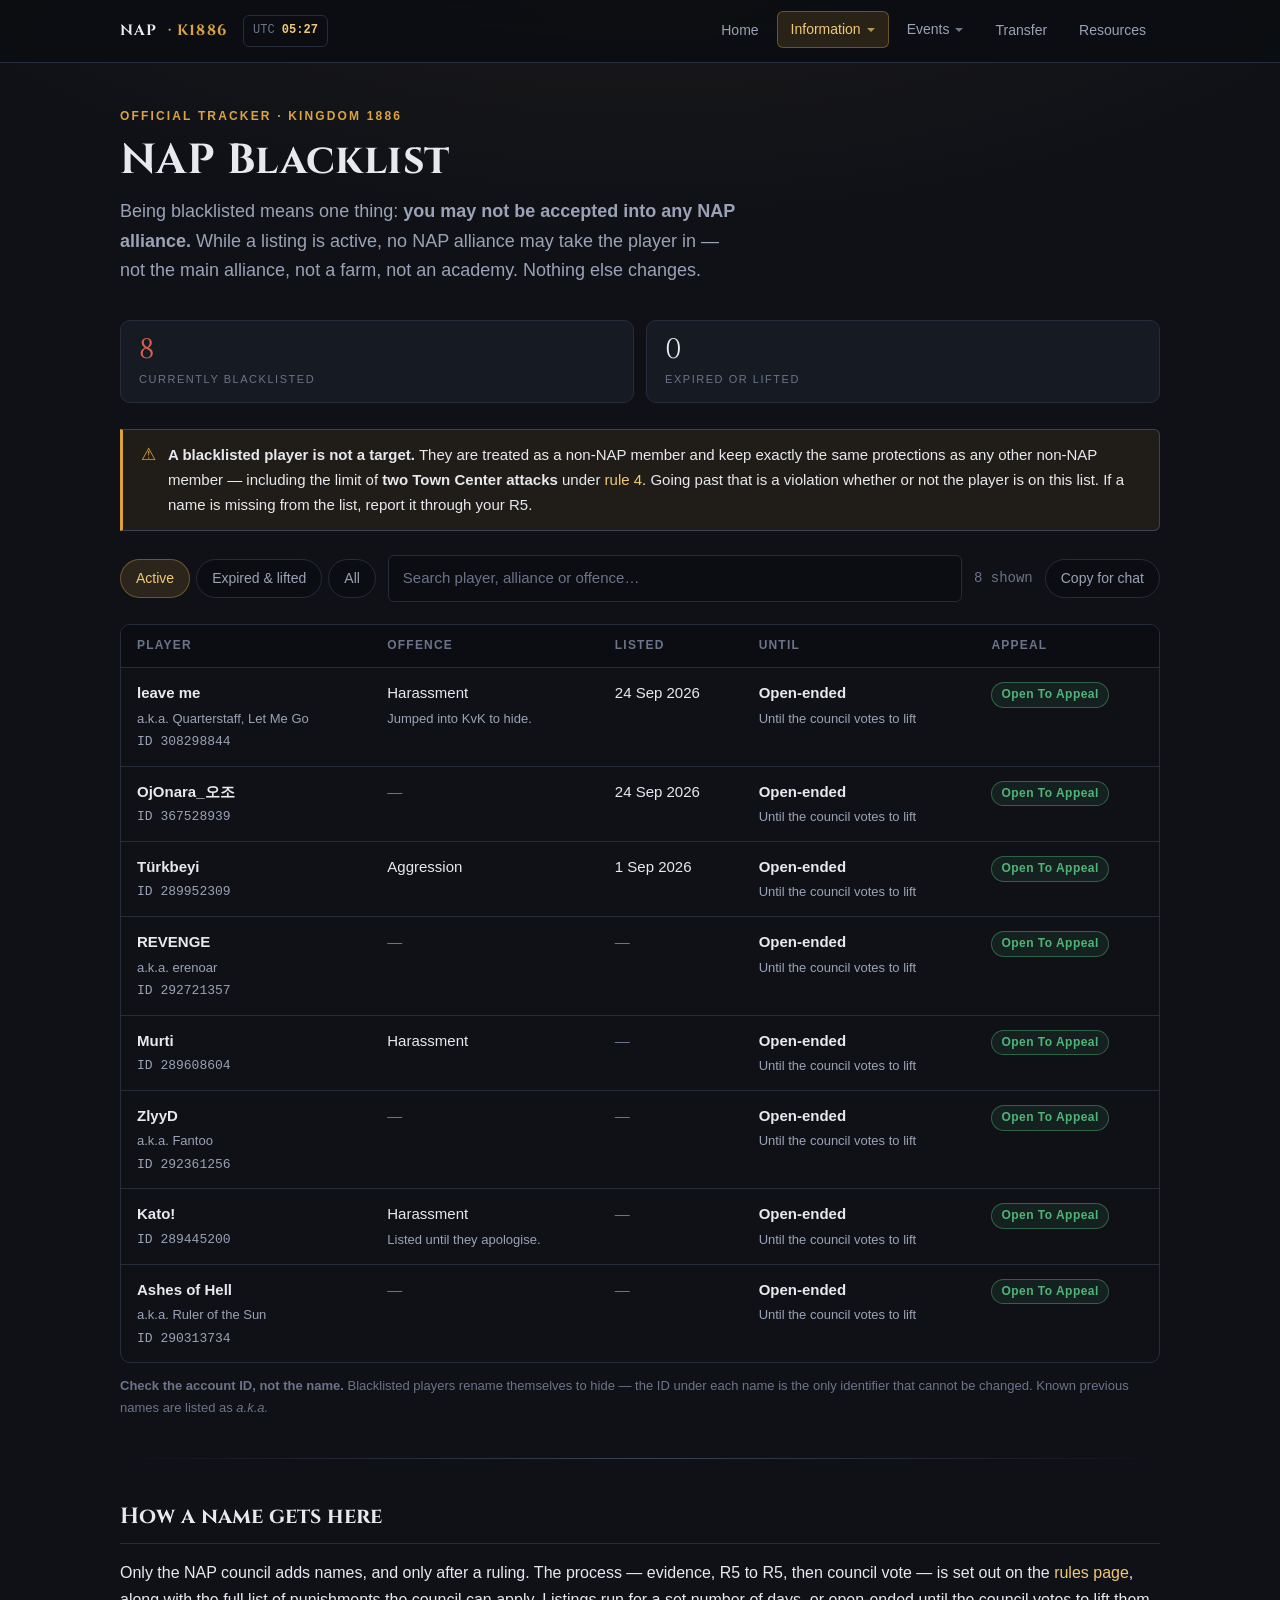
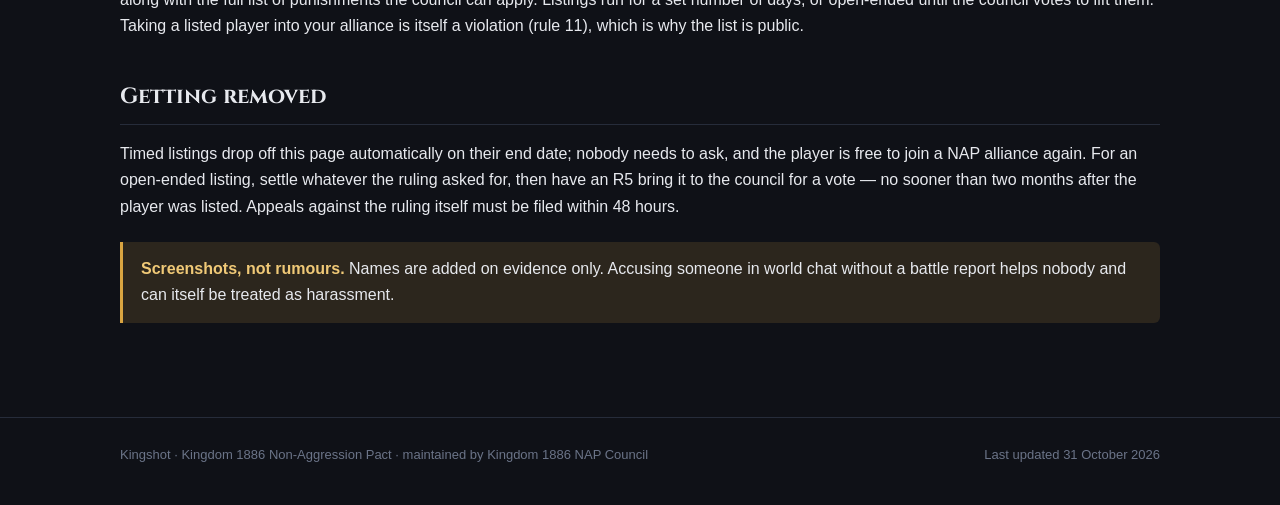
<file: blacklist.html>
<!DOCTYPE html>
<html lang="en">
<head>
<meta charset="utf-8">
<meta name="viewport" content="width=device-width, initial-scale=1">
<meta name="robots" content="noindex, nofollow">
<title>Blacklist — NAP Kingdom 1886</title>
<meta name="description" content="The official NAP blacklist for Kingshot Kingdom 1886: players barred from joining any NAP alliance, why, and for how long.">
<link rel="icon" href="data:image/svg+xml,<svg xmlns='http://www.w3.org/2000/svg' viewBox='0 0 32 32'><text y='26' font-size='26'>%F0%9F%9B%A1%EF%B8%8F</text></svg>">
<link rel="preconnect" href="https://fonts.googleapis.com">
<link rel="preconnect" href="https://fonts.gstatic.com" crossorigin>
<link rel="stylesheet" href="https://fonts.googleapis.com/css2?family=Cinzel:wght@600;700&display=swap">
<link rel="stylesheet" href="assets/css/style.css?v=8">
</head>
<body>

<header class="site-header">
  <div class="wrap">
    <a class="brand" href="index.html">
      NAP <span class="kd">&middot; K1886</span>
    </a>
    <div class="clock" data-clock></div>
    <nav class="site-nav" id="site-nav">
      <a href="index.html" data-i18n="nav.home">Home</a>
      <div class="nav-group" data-nav-group>
        <button class="nav-btn" type="button" aria-haspopup="true" aria-expanded="false" data-i18n="nav.information">Information</button>
        <div class="nav-menu" hidden>
          <a href="rules.html" data-i18n="nav.rules">Rules</a>
          <a href="alliances.html" data-i18n="nav.alliances">Alliances</a>
          <a href="notices.html" data-i18n="nav.notices">Notices</a>
          <a href="blacklist.html" data-i18n="nav.blacklist">Blacklist</a>
          <a href="king.html" data-i18n="nav.king">King Guide</a>
        </div>
      </div>
      <div class="nav-group" data-nav-group>
        <button class="nav-btn" type="button" aria-haspopup="true" aria-expanded="false" data-i18n="nav.events">Events</button>
        <div class="nav-menu" hidden>
          <a href="assignments.html" data-i18n="nav.sanctuary">Sanctuary</a>
          <a href="castle.html" data-i18n="nav.castle">Castle</a>
          <a href="allout.html" data-i18n="nav.allout">All Out</a>
          <a href="kvk.html" data-i18n="nav.kvk">KvK</a>
        </div>
      </div>
      <a href="transfer.html" data-i18n="nav.transfer">Transfer</a>
      <a href="resources.html" data-i18n="nav.resources">Resources</a>
    </nav>
    <div class="lang" data-lang-switcher>
      <button class="lang-btn" type="button" aria-haspopup="true" aria-expanded="false" aria-label="Change language">
        <span aria-hidden="true">&#127760;</span><span class="lang-cur">EN</span>
      </button>
      <div class="lang-menu" hidden>
        <button class="lang-opt" type="button" data-lang="en" lang="en">English</button>
        <button class="lang-opt" type="button" data-lang="ko" lang="ko">&#54620;&#44397;&#50612;</button>
        <button class="lang-opt" type="button" data-lang="es" lang="es">Espa&ntilde;ol</button>
        <button class="lang-opt" type="button" data-lang="tr" lang="tr">T&uuml;rk&ccedil;e</button>
      </div>
    </div>
    <button class="icon-btn nav-toggle" type="button" data-nav-toggle
            aria-label="Menu" aria-expanded="false" aria-controls="site-nav">
      <svg viewBox="0 0 24 24" fill="none" stroke="currentColor" stroke-width="2" stroke-linecap="round" aria-hidden="true"><path d="M4 7h16M4 12h16M4 17h16"/></svg>
    </button>
  </div>
</header>

<main>
  <div class="wrap">

    <div class="page-head">
      <p class="eyebrow" data-i18n="blacklist.1">Official tracker &middot; Kingdom <span data-site="kingdom">1886</span></p>
      <h1 data-i18n="blacklist.2">NAP Blacklist</h1>
      <p class="lede" data-i18n="blacklist.3">Being blacklisted means one thing: <strong>you may not be accepted into any NAP alliance.</strong> While a listing is active, no NAP alliance may take the player in &mdash; not the main alliance, not a farm, not an academy. Nothing else changes.</p>
    </div>

    <div class="stats">
      <div class="stat"><div class="n danger" id="stat-active">0</div><div class="k" data-i18n="blacklist.4">Currently blacklisted</div></div>
      <div class="stat"><div class="n neutral" id="stat-past">0</div><div class="k" data-i18n="blacklist.6">Expired or lifted</div></div>
    </div>

    <div class="banner">
      <span class="icon">&#9888;</span>
      <span>
        <strong>A blacklisted player is not a target.</strong> They are treated as a non-NAP
        member and keep exactly the same protections as any other non-NAP member &mdash;
        including the limit of <strong>two Town Center attacks</strong> under
        <a href="rules.html">rule 4</a>. Going past that is a violation whether or not the player
        is on this list. If a name is missing from the list, report it through your R5.
      </span>
    </div>

    <div class="toolbar">
      <div class="filters">
        <button class="chip" type="button" data-filter="active" aria-pressed="true" data-i18n="blacklist.7">Active</button>
        <button class="chip" type="button" data-filter="past" aria-pressed="false" data-i18n="blacklist.8">Expired &amp; lifted</button>
        <button class="chip" type="button" data-filter="all" aria-pressed="false" data-i18n="blacklist.9">All</button>
      </div>
      <input id="blacklist-search" class="search" type="search" autocomplete="off" placeholder="Search player, alliance or offence…" aria-label="Search the blacklist">
      <span id="blacklist-count" class="count"></span>
      <button id="blacklist-copy" class="chip copy-chip" type="button" data-i18n="blacklist.23">Copy for chat</button>
    </div>

    <div class="table-scroll">
      <table>
        <thead>
          <tr>
            <th data-i18n="blacklist.10">Player</th>
            <th data-col="offence" data-i18n="blacklist.11">Offence</th>
            <th data-col="listed" data-i18n="blacklist.13">Listed</th>
            <th data-i18n="blacklist.14">Until</th>
            <th data-i18n="blacklist.22">Appeal</th>
          </tr>
        </thead>
        <tbody id="blacklist-body"></tbody>
      </table>
    </div>
    <p class="legend" data-i18n="blacklist.16">
      <strong>Check the account ID, not the name.</strong> Blacklisted players rename themselves
      to hide — the ID under each name is the only identifier that cannot be changed. Known
      previous names are listed as <em>a.k.a.</em>
    </p>

    <noscript><div class="empty">This tracker needs JavaScript enabled to display.</div></noscript>

    <hr class="rule">

    <h2 data-i18n="blacklist.18">How a name gets here</h2>
    <p data-i18n="blacklist.19">
      Only the NAP council adds names, and only after a ruling. The process — evidence, R5 to R5,
      then council vote — is set out on the <a href="rules.html">rules page</a>, along with the
      full list of punishments the council can apply. Listings run for a set number of days, or
      open-ended until the council votes to lift them. Taking a listed player into your alliance
      is itself a violation (rule 11), which is why the list is public.
    </p>

    <h2 data-i18n="blacklist.20">Getting removed</h2>
    <p data-i18n="blacklist.21">
      Timed listings drop off this page automatically on their end date; nobody needs to ask,
      and the player is free to join a NAP alliance again. For an open-ended listing, settle
      whatever the ruling asked for, then have an R5 bring it to the council for a vote &mdash; no sooner than two months after
      the player was listed. Appeals
      against the ruling itself must be filed within 48 hours.
    </p>

    <div class="callout">
      <p data-i18n="blacklist.210"><strong>Screenshots, not rumours.</strong> Names are added on evidence only. Accusing someone in world chat without a battle report helps nobody and can itself be treated as harassment.</p>
    </div>

  </div>
</main>

<footer class="site-footer">
  <div class="wrap">
    <span data-i18n="footer.1">Kingshot &middot; Kingdom <span data-site="kingdom">1886</span> Non-Aggression Pact &middot; maintained by <span data-site="maintainer">the NAP council</span></span>
    <span data-i18n="footer.2">Last updated <span data-site="lastUpdated">&mdash;</span><span data-discord> &middot; <a href="#">Discord</a></span></span>
  </div>
</footer>

<script src="assets/js/data.js?v=15"></script>
<script src="assets/js/site.js?v=10"></script>
</body>
</html>
</file>
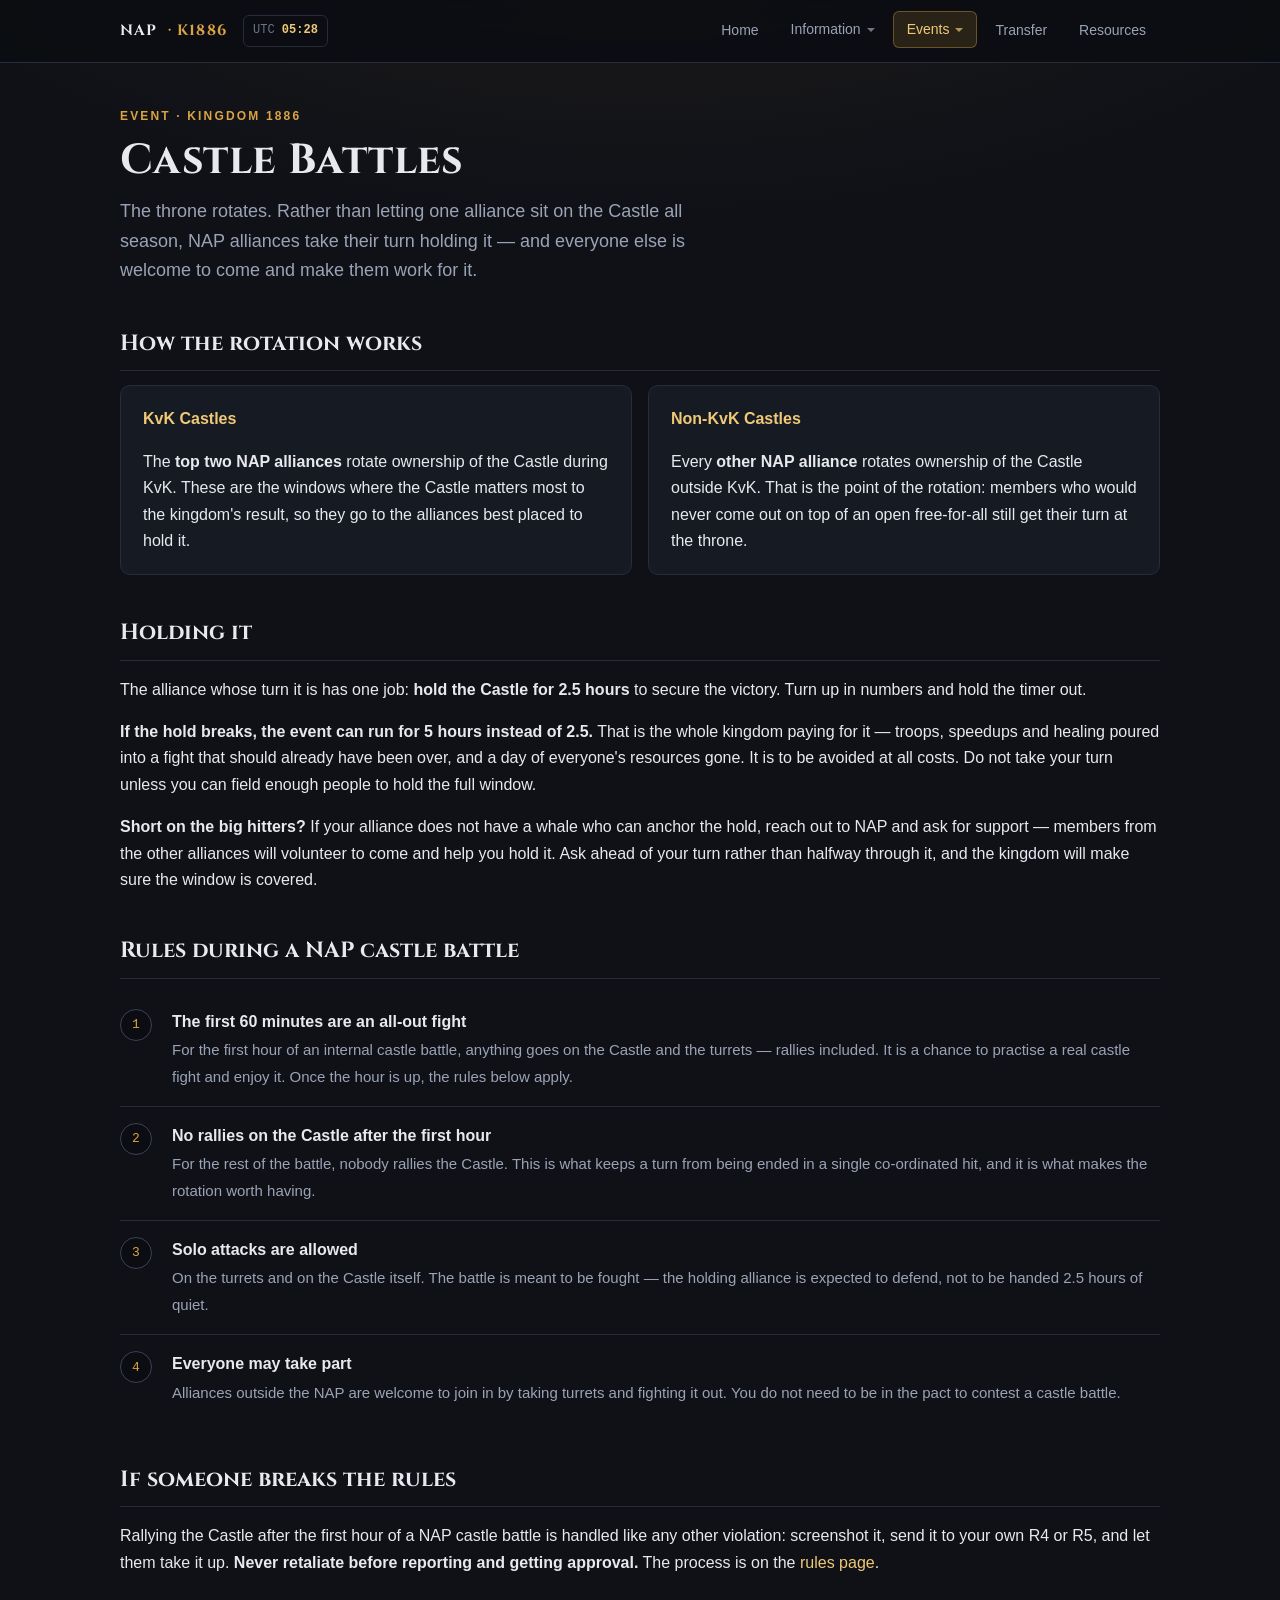
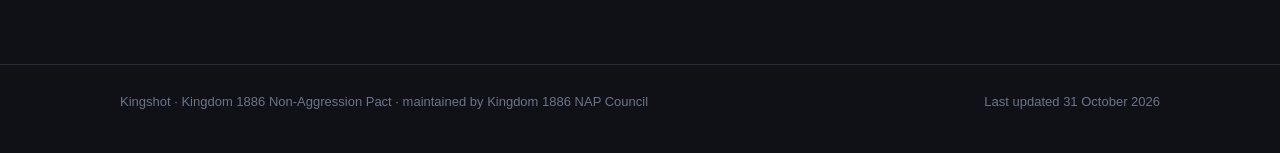
<file: castle.html>
<!DOCTYPE html>
<html lang="en">
<head>
<meta charset="utf-8">
<meta name="viewport" content="width=device-width, initial-scale=1">
<meta name="robots" content="noindex, nofollow">
<title>Castle Battles — NAP Kingdom 1886</title>
<meta name="description" content="Non-KvK Castle battles in Kingshot Kingdom 1886: how the rotation works and the rules during a NAP castle event.">
<link rel="icon" href="data:image/svg+xml,<svg xmlns='http://www.w3.org/2000/svg' viewBox='0 0 32 32'><text y='26' font-size='26'>%F0%9F%9B%A1%EF%B8%8F</text></svg>">
<link rel="preconnect" href="https://fonts.googleapis.com">
<link rel="preconnect" href="https://fonts.gstatic.com" crossorigin>
<link rel="stylesheet" href="https://fonts.googleapis.com/css2?family=Cinzel:wght@600;700&display=swap">
<link rel="stylesheet" href="assets/css/style.css?v=8">
</head>
<body>

<header class="site-header">
  <div class="wrap">
    <a class="brand" href="index.html">
      NAP <span class="kd">&middot; K1886</span>
    </a>
    <div class="clock" data-clock></div>
    <nav class="site-nav" id="site-nav">
      <a href="index.html" data-i18n="nav.home">Home</a>
      <div class="nav-group" data-nav-group>
        <button class="nav-btn" type="button" aria-haspopup="true" aria-expanded="false" data-i18n="nav.information">Information</button>
        <div class="nav-menu" hidden>
          <a href="rules.html" data-i18n="nav.rules">Rules</a>
          <a href="alliances.html" data-i18n="nav.alliances">Alliances</a>
          <a href="notices.html" data-i18n="nav.notices">Notices</a>
          <a href="blacklist.html" data-i18n="nav.blacklist">Blacklist</a>
          <a href="king.html" data-i18n="nav.king">King Guide</a>
        </div>
      </div>
      <div class="nav-group" data-nav-group>
        <button class="nav-btn" type="button" aria-haspopup="true" aria-expanded="false" data-i18n="nav.events">Events</button>
        <div class="nav-menu" hidden>
          <a href="assignments.html" data-i18n="nav.sanctuary">Sanctuary</a>
          <a href="castle.html" data-i18n="nav.castle">Castle</a>
          <a href="allout.html" data-i18n="nav.allout">All Out</a>
          <a href="kvk.html" data-i18n="nav.kvk">KvK</a>
        </div>
      </div>
      <a href="transfer.html" data-i18n="nav.transfer">Transfer</a>
      <a href="resources.html" data-i18n="nav.resources">Resources</a>
    </nav>
    <div class="lang" data-lang-switcher>
      <button class="lang-btn" type="button" aria-haspopup="true" aria-expanded="false" aria-label="Change language">
        <span aria-hidden="true">&#127760;</span><span class="lang-cur">EN</span>
      </button>
      <div class="lang-menu" hidden>
        <button class="lang-opt" type="button" data-lang="en" lang="en">English</button>
        <button class="lang-opt" type="button" data-lang="ko" lang="ko">&#54620;&#44397;&#50612;</button>
        <button class="lang-opt" type="button" data-lang="es" lang="es">Espa&ntilde;ol</button>
        <button class="lang-opt" type="button" data-lang="tr" lang="tr">T&uuml;rk&ccedil;e</button>
      </div>
    </div>
    <button class="icon-btn nav-toggle" type="button" data-nav-toggle aria-label="Menu" aria-expanded="false" aria-controls="site-nav" data-i18n="castle.1">
      <svg viewbox="0 0 24 24" fill="none" stroke="currentColor" stroke-width="2" stroke-linecap="round" aria-hidden="true"><path d="M4 7h16M4 12h16M4 17h16" /></svg>
    </button>
  </div>
</header>

<main>
  <div class="wrap">

    <div class="page-head">
      <p class="eyebrow" data-i18n="castle.2">Event &middot; Kingdom <span data-site="kingdom">1886</span></p>
      <h1 data-i18n="castle.3">Castle Battles</h1>
      <p class="lede" data-i18n="castle.4">
        The throne rotates. Rather than letting one alliance sit on the Castle all season, NAP
        alliances take their turn holding it &mdash; and everyone else is welcome to come and
        make them work for it.
      </p>
    </div>

    <h2 data-i18n="castle.5">How the rotation works</h2>
    <div class="grid grid-2">
      <div class="card">
        <h3 data-i18n="castle.6">KvK Castles</h3>
        <p data-i18n="castle.7">The <strong>top two NAP alliances</strong> rotate ownership of the Castle during KvK.
        These are the windows where the Castle matters most to the kingdom's result, so they go
        to the alliances best placed to hold it.</p>
      </div>
      <div class="card">
        <h3 data-i18n="castle.8">Non-KvK Castles</h3>
        <p data-i18n="castle.9">Every <strong>other NAP alliance</strong> rotates ownership of the Castle outside KvK.
        That is the point of the rotation: members who would never come out on top of an open
        free-for-all still get their turn at the throne.</p>
      </div>
    </div>

    <h2 data-i18n="castle.10">Holding it</h2>
    <p data-i18n="castle.11">
      The alliance whose turn it is has one job: <strong>hold the Castle for 2.5 hours</strong> to
      secure the victory. Turn up in numbers and hold the timer out.
    </p>
    <p data-i18n="castle.401">
      <strong>If the hold breaks, the event can run for 5 hours instead of 2.5.</strong> That is
      the whole kingdom paying for it &mdash; troops, speedups and healing poured into a fight
      that should already have been over, and a day of everyone's resources gone. It is to be
      avoided at all costs. Do not take your turn unless you can field enough people to hold the
      full window.
    </p>
    <p data-i18n="castle.402">
      <strong>Short on the big hitters?</strong> If your alliance does not have a whale who can
      anchor the hold, reach out to NAP and ask for support &mdash; members from the other
      alliances will volunteer to come and help you hold it. Ask ahead of your turn rather than
      halfway through it, and the kingdom will make sure the window is covered.
    </p>

    <h2 data-i18n="castle.12">Rules during a NAP castle battle</h2>
    <ol class="rule-list">
      <li data-i18n="castle.403">
        <span class="rule-title">The first 60 minutes are an all-out fight</span>
        <span class="rule-body">
          For the first hour of an internal castle battle, anything goes on the Castle and the
          turrets &mdash; rallies included. It is a chance to practise a real castle fight and
          enjoy it. Once the hour is up, the rules below apply.
        </span>
      </li>
      <li data-i18n="castle.13">
        <span class="rule-title">No rallies on the Castle after the first hour</span>
        <span class="rule-body">
          For the rest of the battle, nobody rallies the Castle. This is what keeps a turn
          from being ended in a single co-ordinated hit, and it is what makes the rotation worth
          having.
        </span>
      </li>
      <li data-i18n="castle.14">
        <span class="rule-title">Solo attacks are allowed</span>
        <span class="rule-body">
          On the turrets and on the Castle itself. The battle is meant to be fought &mdash; the
          holding alliance is expected to defend, not to be handed 2.5 hours of quiet.
        </span>
      </li>
      <li data-i18n="castle.15">
        <span class="rule-title">Everyone may take part</span>
        <span class="rule-body">
          Alliances outside the NAP are welcome to join in by taking turrets and fighting it out.
          You do not need to be in the pact to contest a castle battle.
        </span>
      </li>
    </ol>

    <h2 data-i18n="castle.17">If someone breaks the rules</h2>
    <p data-i18n="castle.18">
      Rallying the Castle after the first hour of a NAP castle battle is handled like any other violation:
      screenshot it, send it to your own R4 or R5, and let them take it up. <strong>Never
      retaliate before reporting and getting approval.</strong> The process is on the
      <a href="rules.html">rules page</a>.
    </p>

  </div>
</main>

<footer class="site-footer">
  <div class="wrap">
    <span data-i18n="footer.1">Kingshot &middot; Kingdom <span data-site="kingdom">1886</span> Non-Aggression Pact &middot; maintained by <span data-site="maintainer">the NAP council</span></span>
    <span data-i18n="footer.2">Last updated <span data-site="lastUpdated">&mdash;</span><span data-discord> &middot; <a href="#">Discord</a></span></span>
  </div>
</footer>

<script src="assets/js/data.js?v=15"></script>
<script src="assets/js/site.js?v=10"></script>
</body>
</html>
</file>
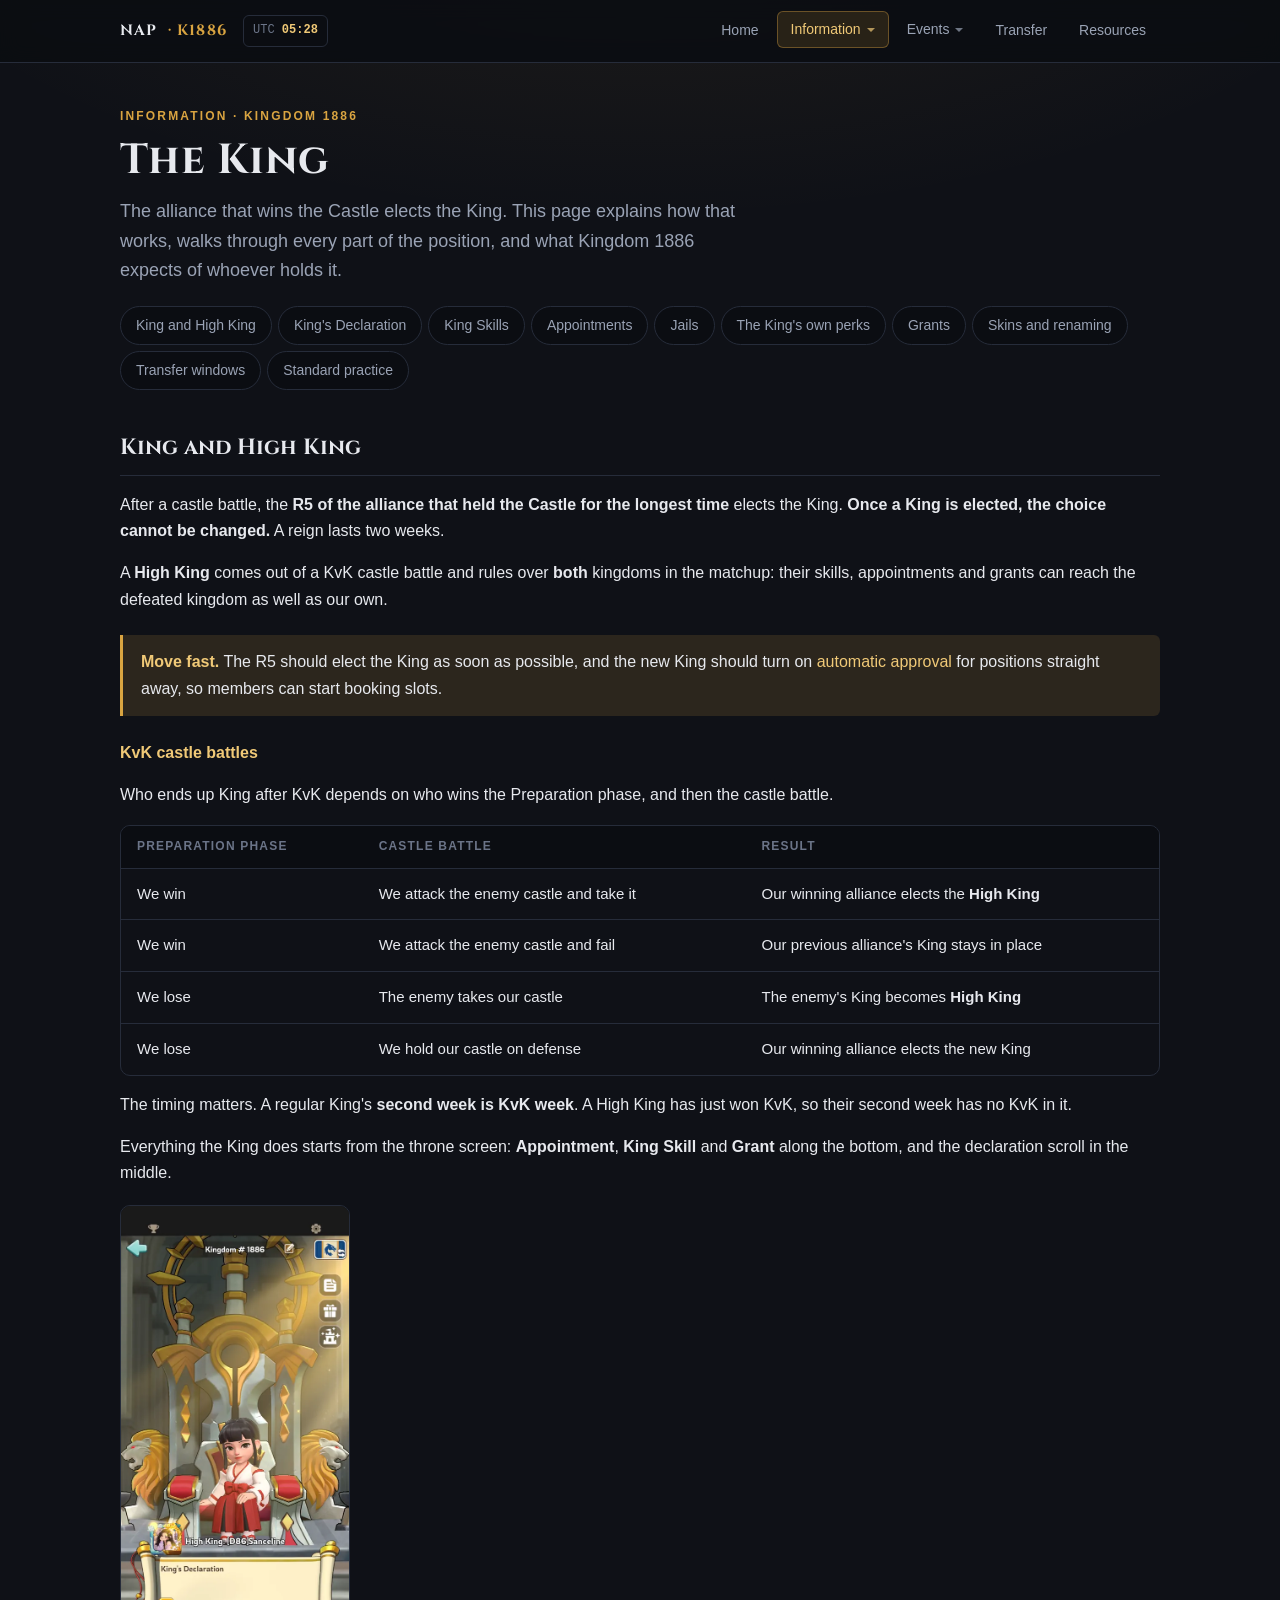
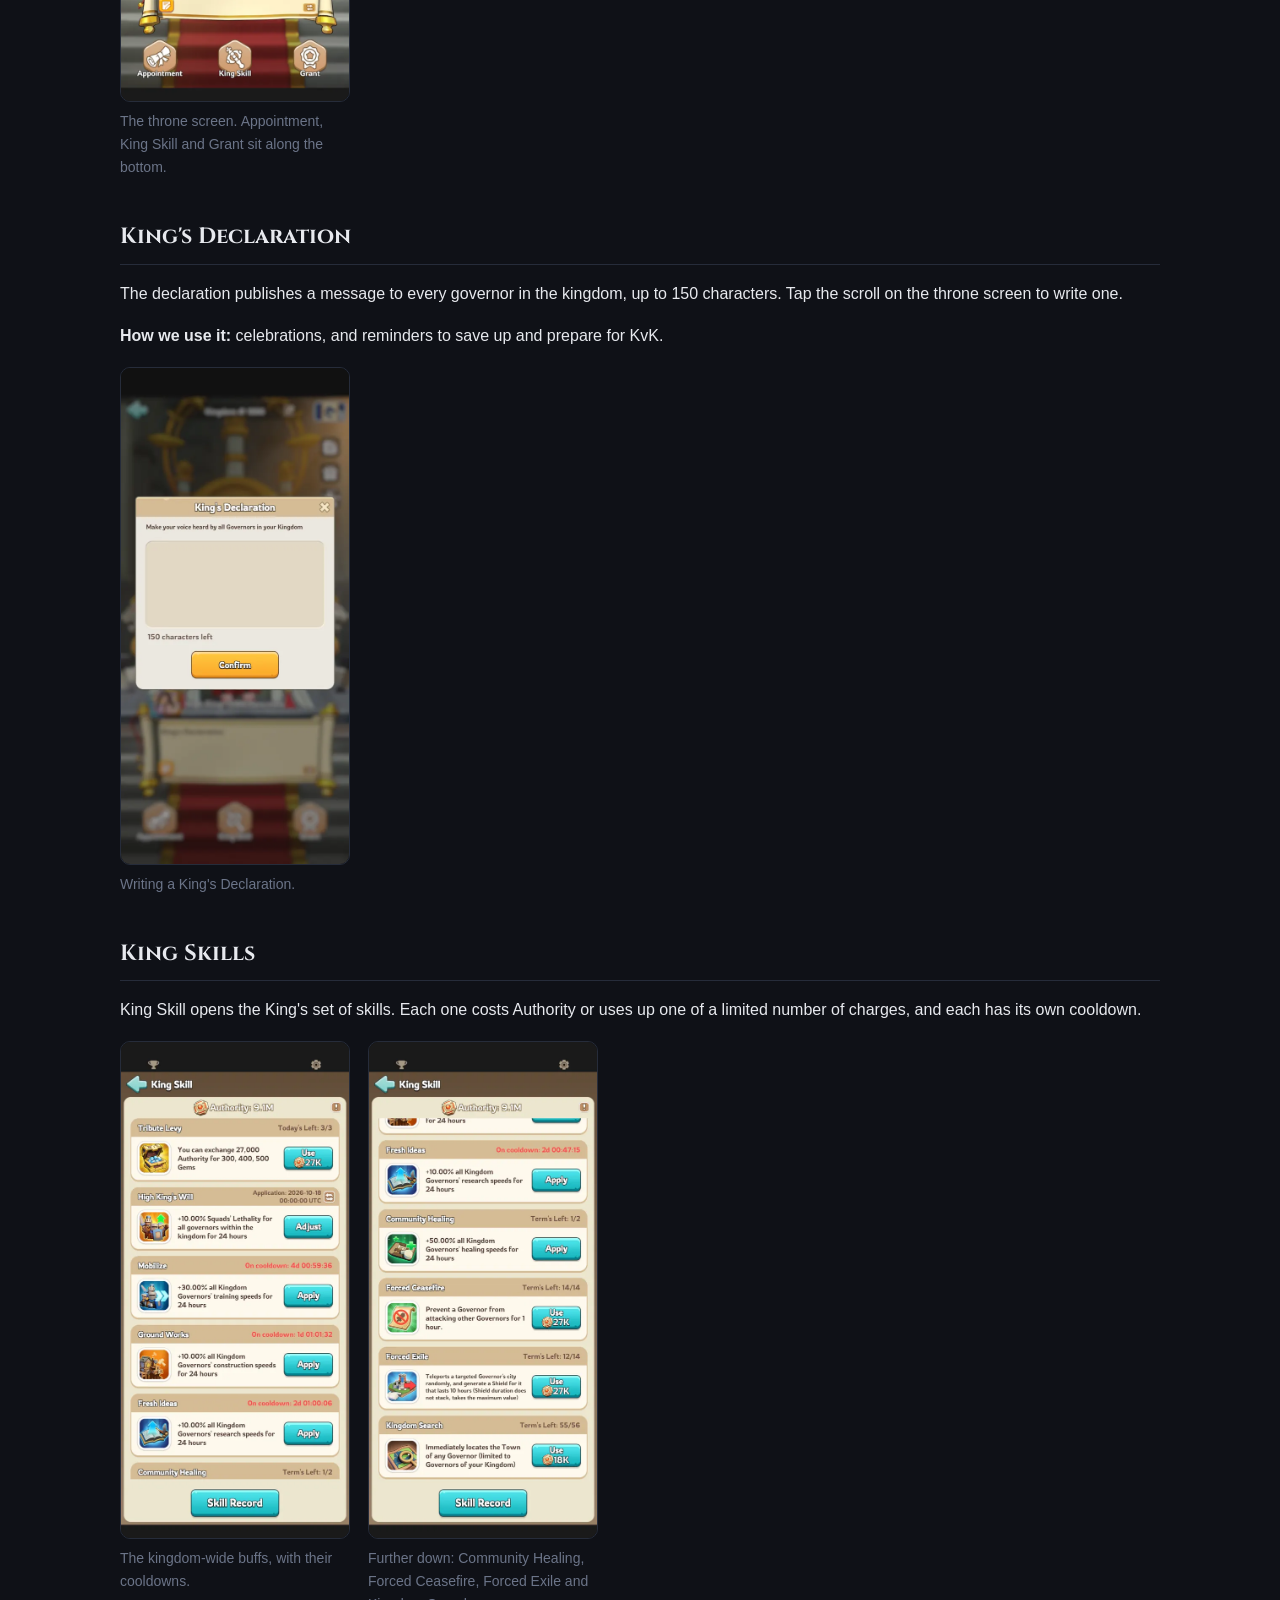
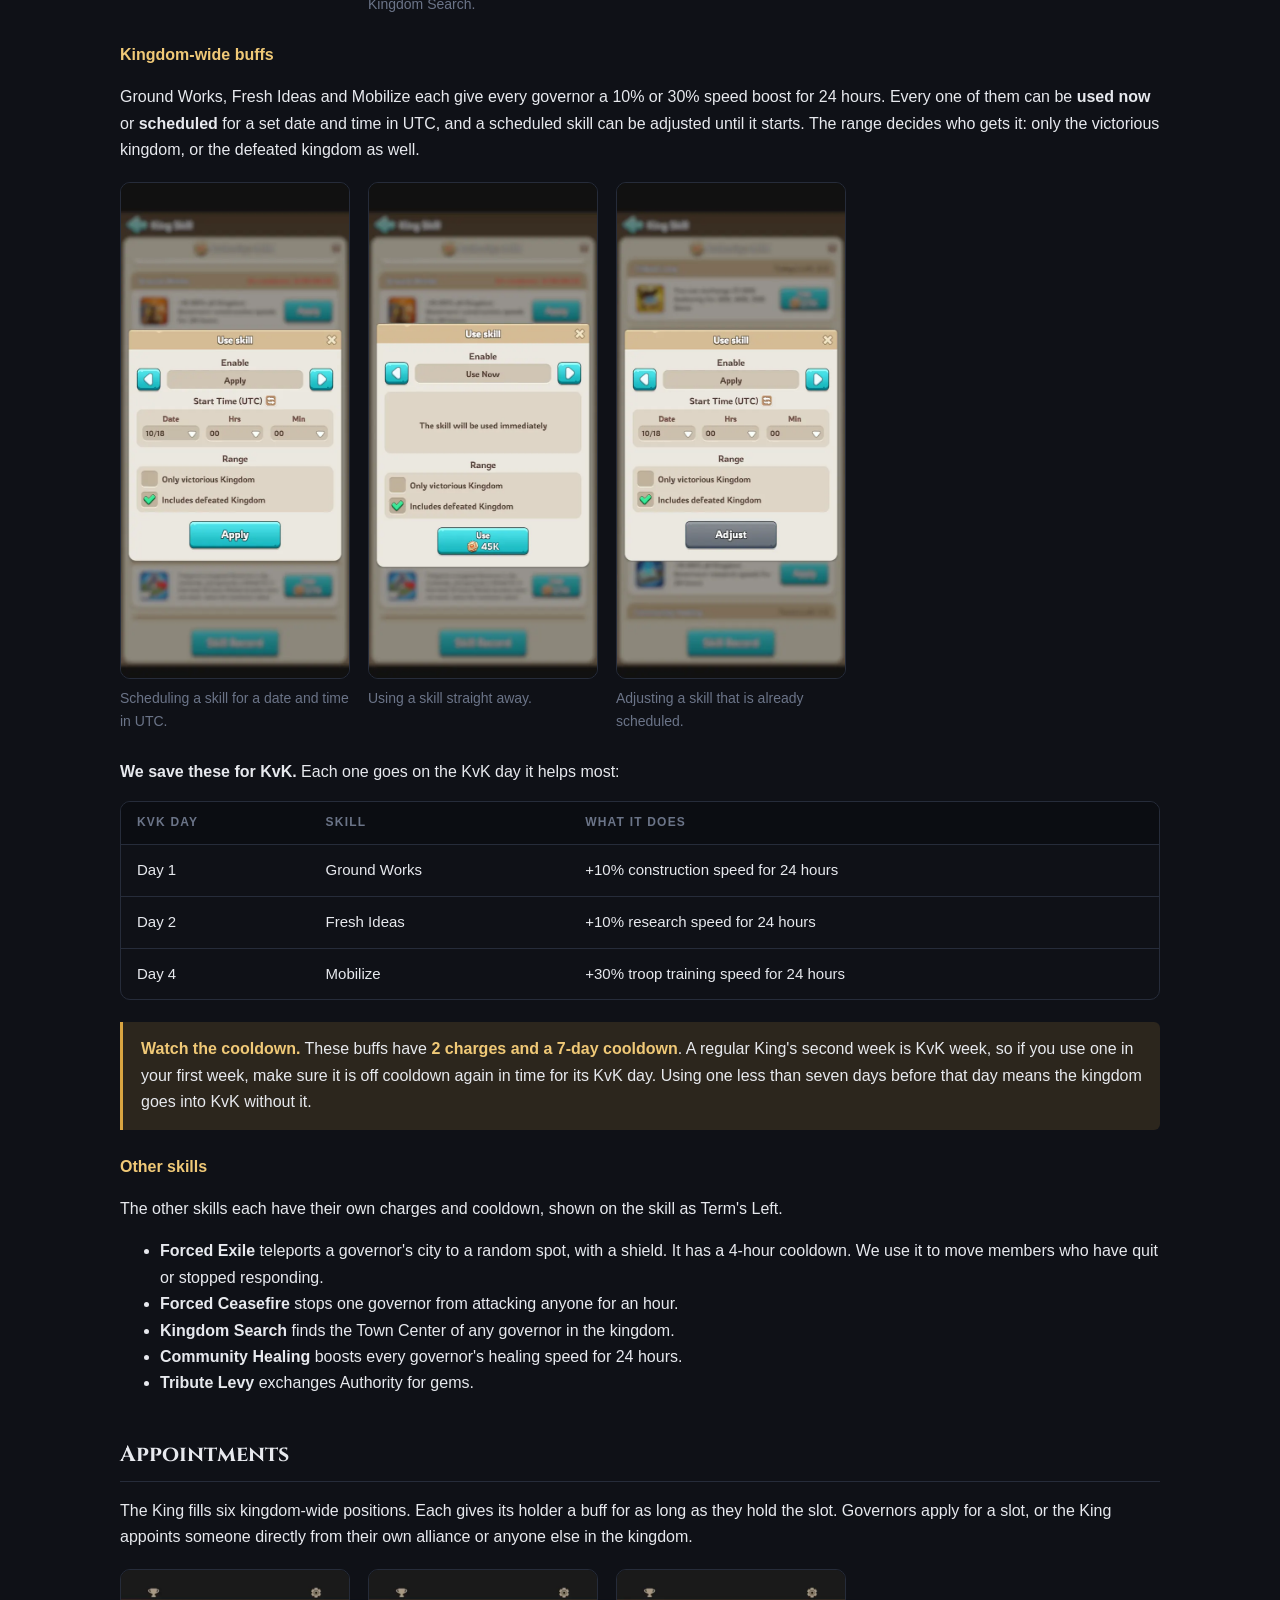
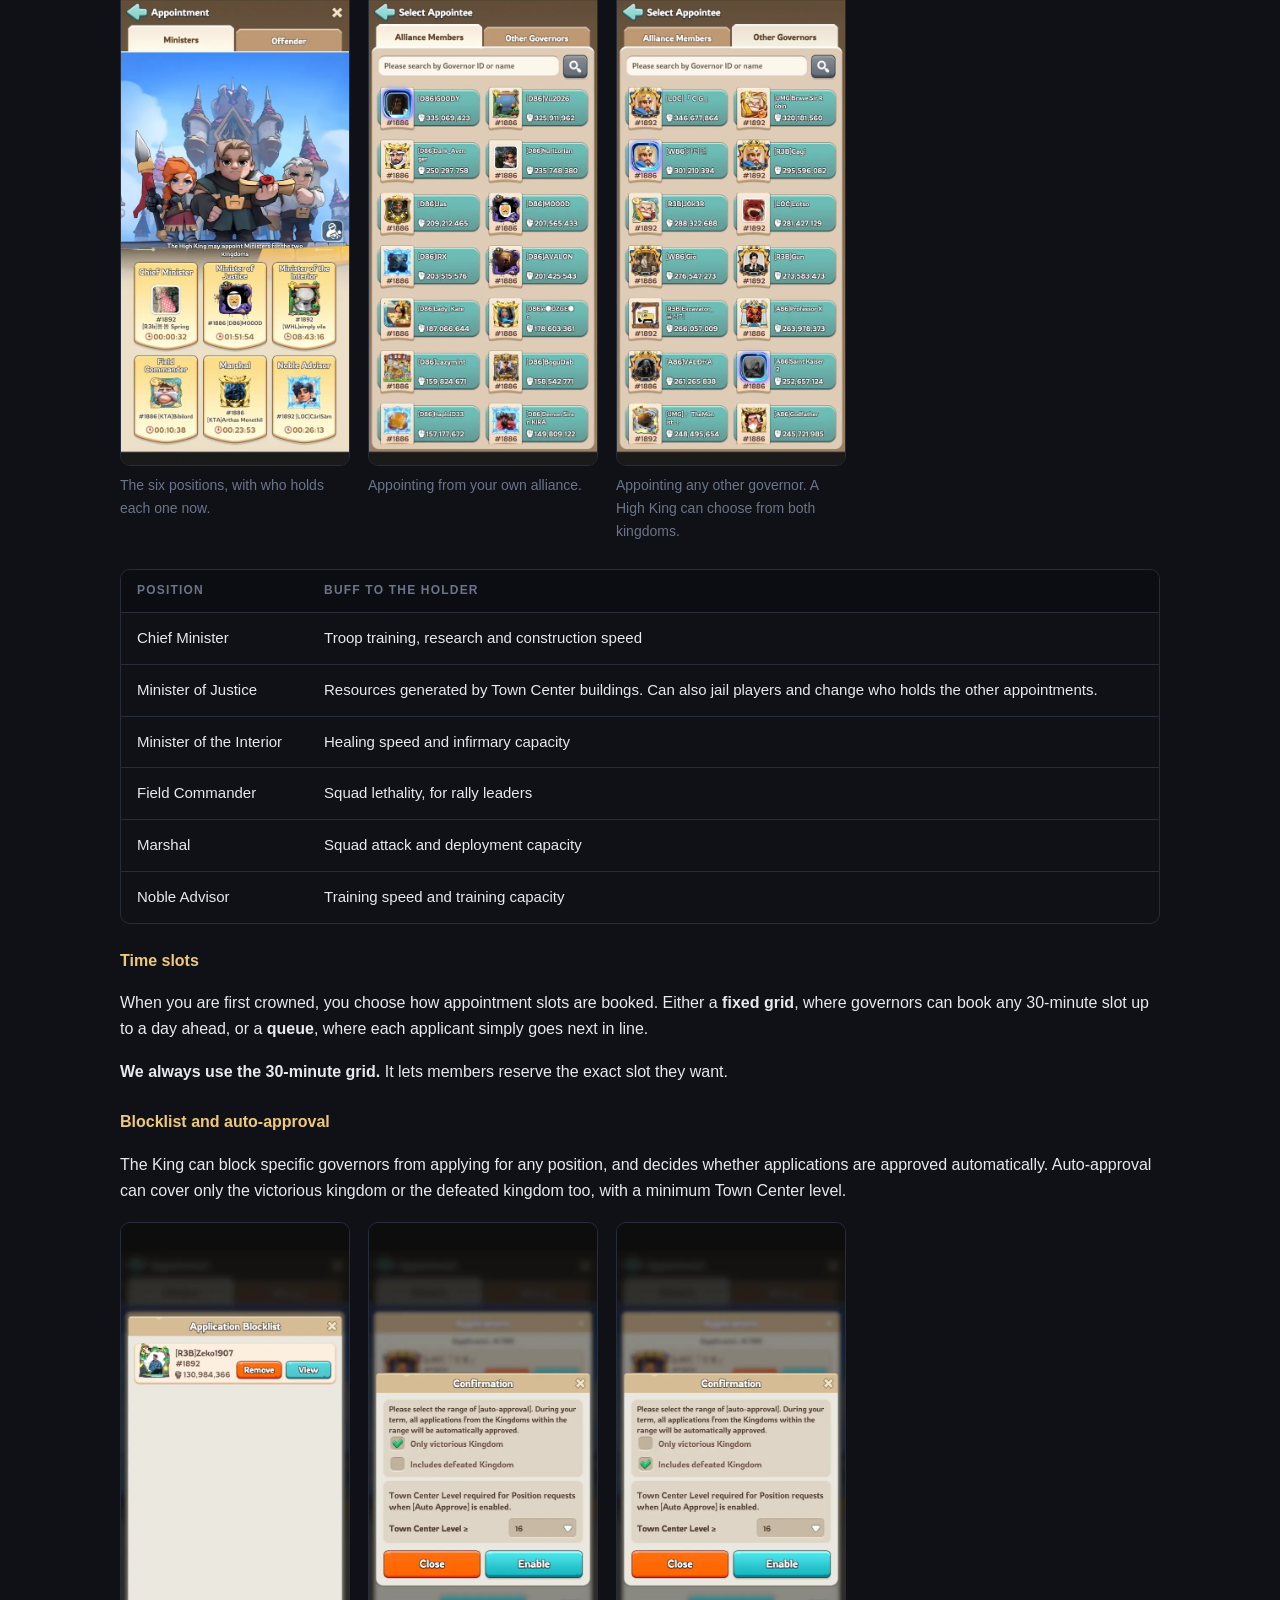
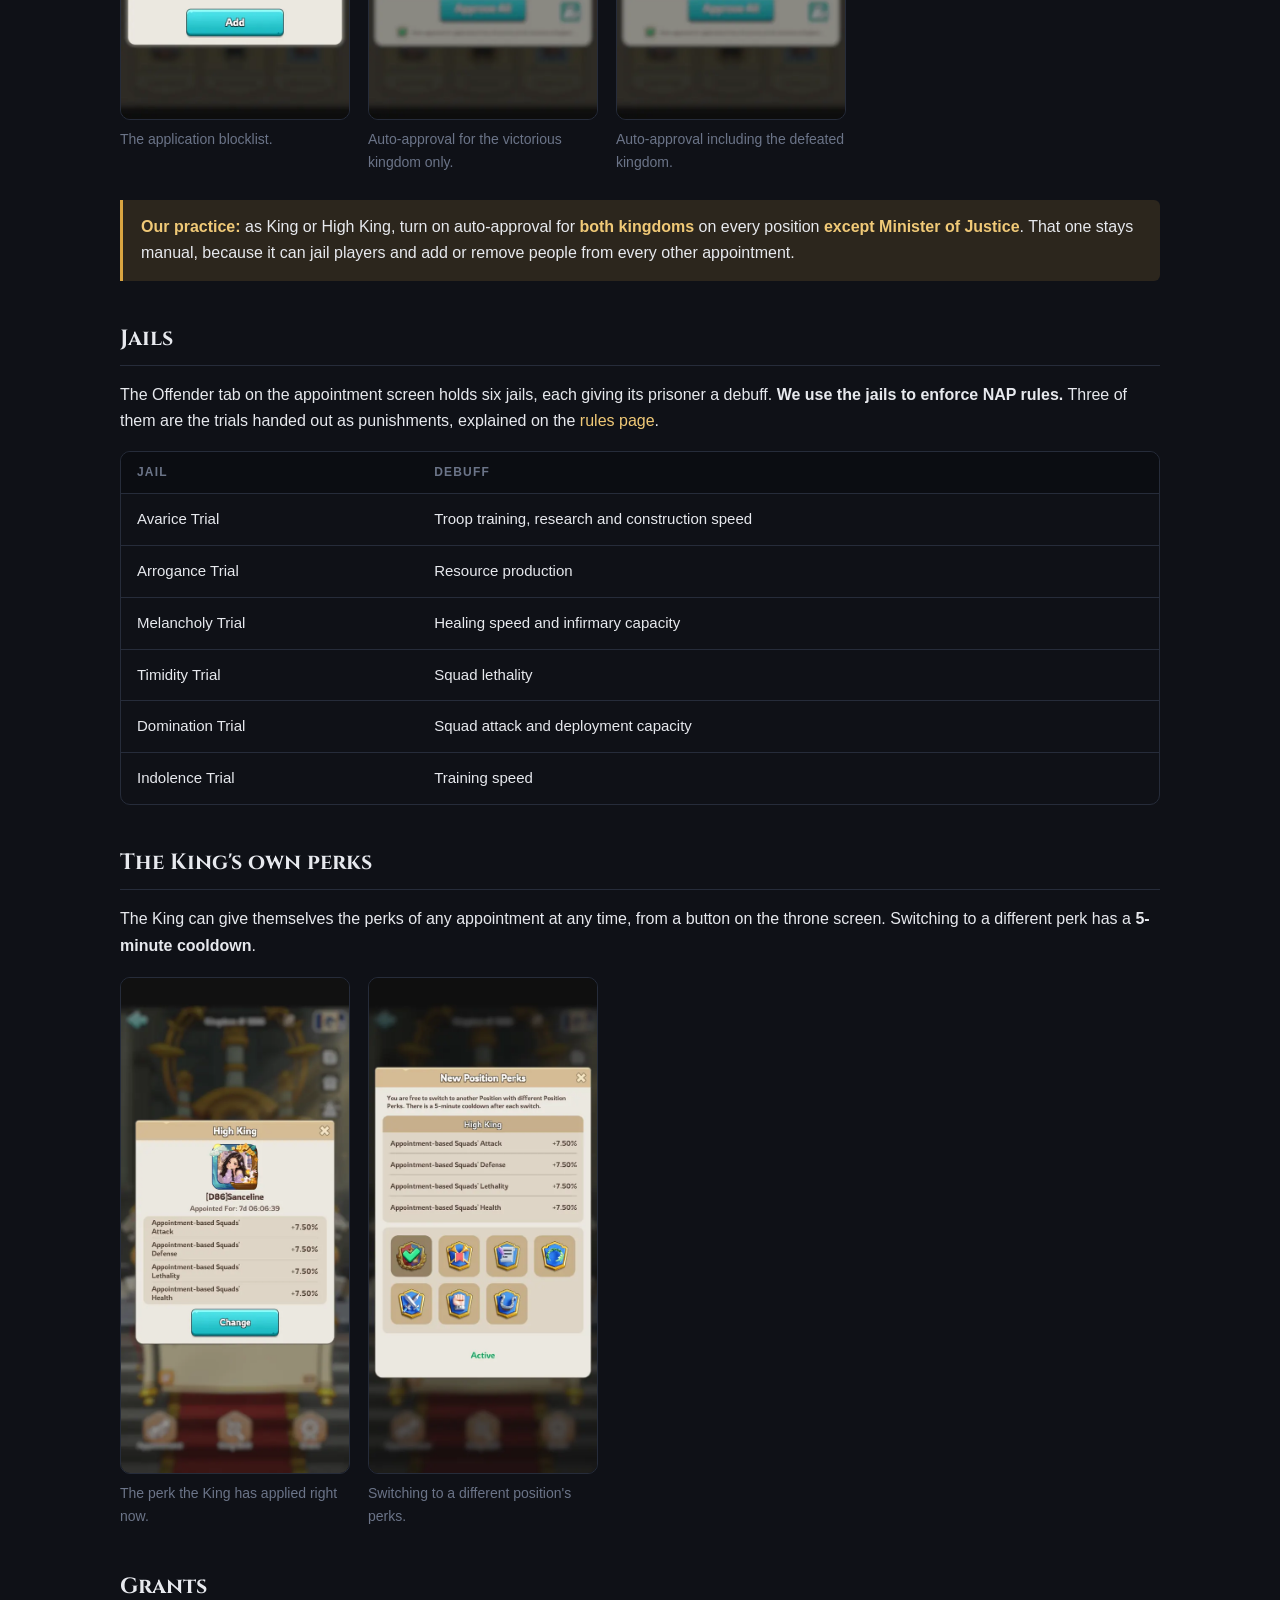
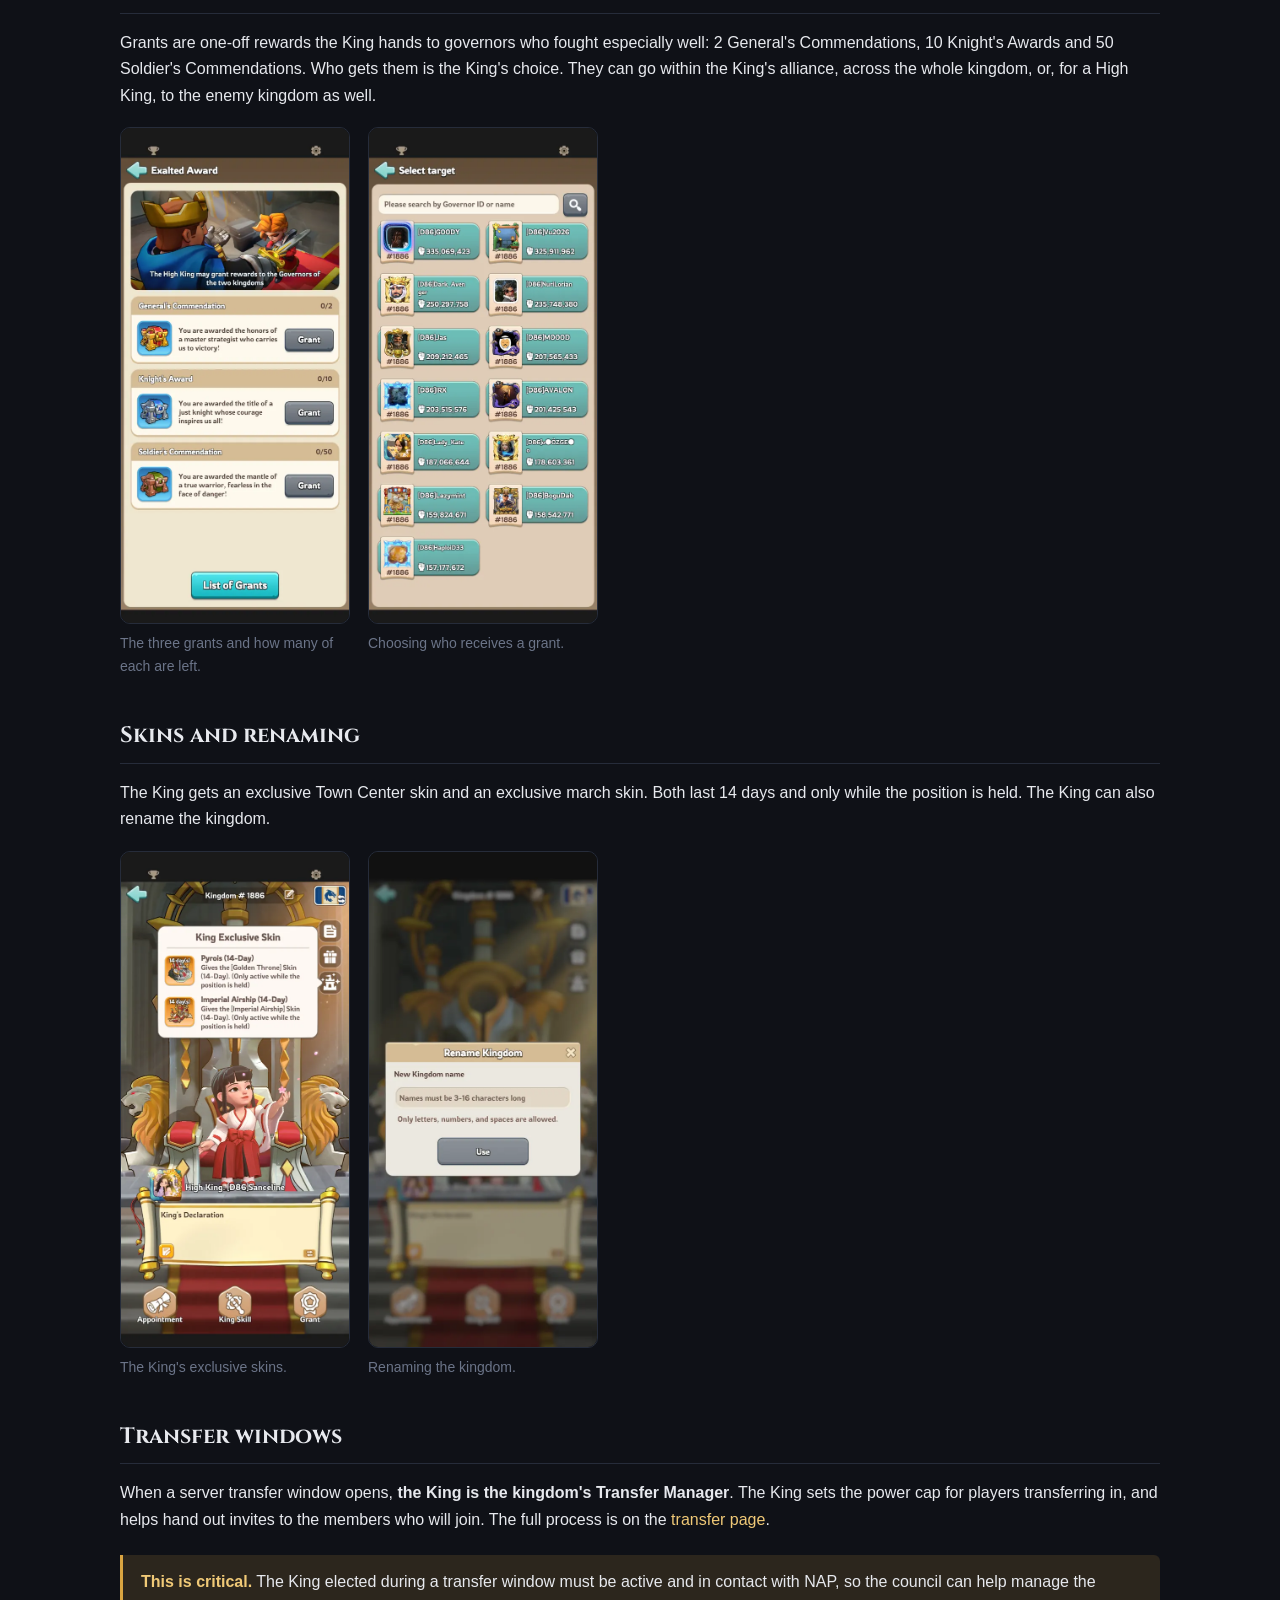
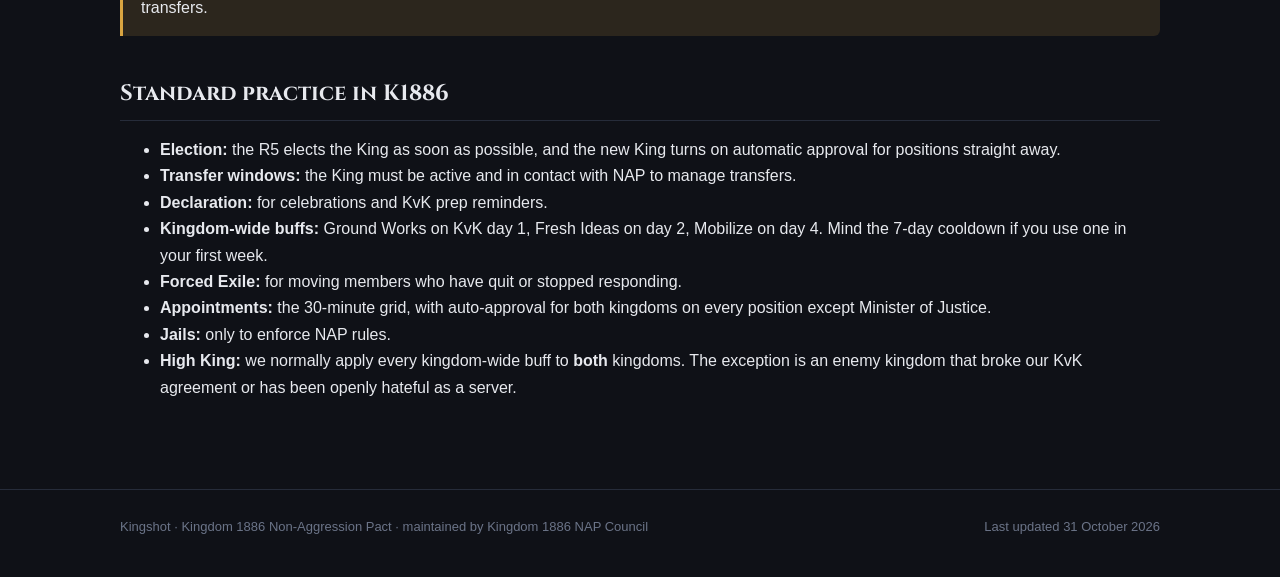
<file: king.html>
<!DOCTYPE html>
<html lang="en">
<head>
<meta charset="utf-8">
<meta name="viewport" content="width=device-width, initial-scale=1">
<meta name="robots" content="noindex, nofollow">
<title>King — NAP Kingdom 1886</title>
<meta name="description" content="How the King position works in Kingshot Kingdom 1886, and what the kingdom expects of whoever holds it.">
<link rel="icon" href="data:image/svg+xml,<svg xmlns='http://www.w3.org/2000/svg' viewBox='0 0 32 32'><text y='26' font-size='26'>%F0%9F%9B%A1%EF%B8%8F</text></svg>">
<link rel="preconnect" href="https://fonts.googleapis.com">
<link rel="preconnect" href="https://fonts.gstatic.com" crossorigin>
<link rel="stylesheet" href="https://fonts.googleapis.com/css2?family=Cinzel:wght@600;700&display=swap">
<link rel="stylesheet" href="assets/css/style.css?v=8">
</head>
<body>

<header class="site-header">
  <div class="wrap">
    <a class="brand" href="index.html">
      NAP <span class="kd">&middot; K1886</span>
    </a>
    <div class="clock" data-clock></div>
    <nav class="site-nav" id="site-nav">
      <a href="index.html" data-i18n="nav.home">Home</a>
      <div class="nav-group" data-nav-group>
        <button class="nav-btn" type="button" aria-haspopup="true" aria-expanded="false" data-i18n="nav.information">Information</button>
        <div class="nav-menu" hidden>
          <a href="rules.html" data-i18n="nav.rules">Rules</a>
          <a href="alliances.html" data-i18n="nav.alliances">Alliances</a>
          <a href="notices.html" data-i18n="nav.notices">Notices</a>
          <a href="blacklist.html" data-i18n="nav.blacklist">Blacklist</a>
          <a href="king.html" data-i18n="nav.king">King Guide</a>
        </div>
      </div>
      <div class="nav-group" data-nav-group>
        <button class="nav-btn" type="button" aria-haspopup="true" aria-expanded="false" data-i18n="nav.events">Events</button>
        <div class="nav-menu" hidden>
          <a href="assignments.html" data-i18n="nav.sanctuary">Sanctuary</a>
          <a href="castle.html" data-i18n="nav.castle">Castle</a>
          <a href="allout.html" data-i18n="nav.allout">All Out</a>
          <a href="kvk.html" data-i18n="nav.kvk">KvK</a>
        </div>
      </div>
      <a href="transfer.html" data-i18n="nav.transfer">Transfer</a>
      <a href="resources.html" data-i18n="nav.resources">Resources</a>
    </nav>
    <div class="lang" data-lang-switcher>
      <button class="lang-btn" type="button" aria-haspopup="true" aria-expanded="false" aria-label="Change language">
        <span aria-hidden="true">&#127760;</span><span class="lang-cur">EN</span>
      </button>
      <div class="lang-menu" hidden>
        <button class="lang-opt" type="button" data-lang="en" lang="en">English</button>
        <button class="lang-opt" type="button" data-lang="ko" lang="ko">&#54620;&#44397;&#50612;</button>
        <button class="lang-opt" type="button" data-lang="es" lang="es">Espa&ntilde;ol</button>
        <button class="lang-opt" type="button" data-lang="tr" lang="tr">T&uuml;rk&ccedil;e</button>
      </div>
    </div>
    <button class="icon-btn nav-toggle" type="button" data-nav-toggle
            aria-label="Menu" aria-expanded="false" aria-controls="site-nav">
      <svg viewBox="0 0 24 24" fill="none" stroke="currentColor" stroke-width="2" stroke-linecap="round" aria-hidden="true"><path d="M4 7h16M4 12h16M4 17h16"/></svg>
    </button>
  </div>
</header>

<main>
  <div class="wrap">

    <div class="page-head">
      <p class="eyebrow" data-i18n="king.1">Information &middot; Kingdom <span data-site="kingdom">1886</span></p>
      <h1 data-i18n="king.2">The King</h1>
      <p class="lede" data-i18n="king.3">
        The alliance that wins the Castle elects the King. This page explains how that works, walks
        through every part of the position, and what Kingdom <span data-site="kingdom">1886</span> expects of whoever holds it.
      </p>
      <nav class="filters page-toc" aria-label="On this page">
        <a class="chip" href="#king" data-i18n="king.4">King and High King</a>
        <a class="chip" href="#declaration" data-i18n="king.9">King's Declaration</a>
        <a class="chip" href="#skills" data-i18n="king.13">King Skills</a>
        <a class="chip" href="#appointments" data-i18n="king.43">Appointments</a>
        <a class="chip" href="#jails" data-i18n="king.71">Jails</a>
        <a class="chip" href="#perks" data-i18n="king.94">The King's own perks</a>
        <a class="chip" href="#grants" data-i18n="king.98">Grants</a>
        <a class="chip" href="#skins" data-i18n="king.102">Skins and renaming</a>
        <a class="chip" href="#transfers" data-i18n="king.132">Transfer windows</a>
        <a class="chip" href="#practice" data-i18n="king.137">Standard practice</a>
      </nav>
    </div>

    <h2 id="king" data-i18n="king.4">King and High King</h2>
    <p data-i18n="king.5">After a castle battle, the <strong>R5 of the alliance that held the Castle for the longest time</strong> elects the King. <strong>Once a King is elected, the choice cannot be changed.</strong> A reign lasts two weeks.</p>
    <p data-i18n="king.113">A <strong>High King</strong> comes out of a KvK castle battle and rules over <strong>both</strong> kingdoms in the matchup: their skills, appointments and grants can reach the defeated kingdom as well as our own.</p>
    <div class="callout">
      <p data-i18n="king.114"><strong>Move fast.</strong> The R5 should elect the King as soon as possible, and the new King should turn on <a href="#appointments">automatic approval</a> for positions straight away, so members can start booking slots.</p>
    </div>
    <h3 data-i18n="king.115">KvK castle battles</h3>
    <p data-i18n="king.116">Who ends up King after KvK depends on who wins the Preparation phase, and then the castle battle.</p>
    <div class="table-scroll">
      <table>
        <thead><tr><th data-i18n="king.117">Preparation phase</th><th data-i18n="king.118">Castle battle</th><th data-i18n="king.119">Result</th></tr></thead>
        <tbody>
          <tr><td data-i18n="king.120">We win</td><td data-i18n="king.121">We attack the enemy castle and take it</td><td data-i18n="king.122">Our winning alliance elects the <strong>High King</strong></td></tr>
          <tr><td data-i18n="king.123">We win</td><td data-i18n="king.124">We attack the enemy castle and fail</td><td data-i18n="king.125">Our previous alliance's King stays in place</td></tr>
          <tr><td data-i18n="king.126">We lose</td><td data-i18n="king.127">The enemy takes our castle</td><td data-i18n="king.128">The enemy's King becomes <strong>High King</strong></td></tr>
          <tr><td data-i18n="king.129">We lose</td><td data-i18n="king.130">We hold our castle on defense</td><td data-i18n="king.131">Our winning alliance elects the new King</td></tr>
        </tbody>
      </table>
    </div>
    <p data-i18n="king.6">The timing matters. A regular King's <strong>second week is KvK week</strong>. A High King has just won KvK, so their second week has no KvK in it.</p>
    <p data-i18n="king.7">Everything the King does starts from the throne screen: <strong>Appointment</strong>, <strong>King Skill</strong> and <strong>Grant</strong> along the bottom, and the declaration scroll in the middle.</p>
    <div class="shots">
      <figure class="shot">
        <a href="assets/img/king/throne.webp" target="_blank" rel="noopener"><img src="assets/img/king/throne.webp" width="540" height="1173" loading="lazy" alt=""></a>
        <figcaption data-i18n="king.8">The throne screen. Appointment, King Skill and Grant sit along the bottom.</figcaption>
      </figure>
    </div>

    <h2 id="declaration" data-i18n="king.9">King's Declaration</h2>
    <p data-i18n="king.10">The declaration publishes a message to every governor in the kingdom, up to 150 characters. Tap the scroll on the throne screen to write one.</p>
    <p data-i18n="king.11"><strong>How we use it:</strong> celebrations, and reminders to save up and prepare for KvK.</p>
    <div class="shots">
      <figure class="shot">
        <a href="assets/img/king/declaration.webp" target="_blank" rel="noopener"><img src="assets/img/king/declaration.webp" width="540" height="1173" loading="lazy" alt=""></a>
        <figcaption data-i18n="king.12">Writing a King's Declaration.</figcaption>
      </figure>
    </div>

    <h2 id="skills" data-i18n="king.13">King Skills</h2>
    <p data-i18n="king.14">King Skill opens the King's set of skills. Each one costs Authority or uses up one of a limited number of charges, and each has its own cooldown.</p>
    <div class="shots">
      <figure class="shot">
        <a href="assets/img/king/skills.webp" target="_blank" rel="noopener"><img src="assets/img/king/skills.webp" width="540" height="1173" loading="lazy" alt=""></a>
        <figcaption data-i18n="king.15">The kingdom-wide buffs, with their cooldowns.</figcaption>
      </figure>
      <figure class="shot">
        <a href="assets/img/king/skills-more.webp" target="_blank" rel="noopener"><img src="assets/img/king/skills-more.webp" width="540" height="1173" loading="lazy" alt=""></a>
        <figcaption data-i18n="king.16">Further down: Community Healing, Forced Ceasefire, Forced Exile and Kingdom Search.</figcaption>
      </figure>
    </div>
    <h3 data-i18n="king.17">Kingdom-wide buffs</h3>
    <p data-i18n="king.18">Ground Works, Fresh Ideas and Mobilize each give every governor a 10% or 30% speed boost for 24 hours. Every one of them can be <strong>used now</strong> or <strong>scheduled</strong> for a set date and time in UTC, and a scheduled skill can be adjusted until it starts. The range decides who gets it: only the victorious kingdom, or the defeated kingdom as well.</p>
    <div class="shots">
      <figure class="shot">
        <a href="assets/img/king/skill-schedule.webp" target="_blank" rel="noopener"><img src="assets/img/king/skill-schedule.webp" width="540" height="1173" loading="lazy" alt=""></a>
        <figcaption data-i18n="king.19">Scheduling a skill for a date and time in UTC.</figcaption>
      </figure>
      <figure class="shot">
        <a href="assets/img/king/skill-use-now.webp" target="_blank" rel="noopener"><img src="assets/img/king/skill-use-now.webp" width="540" height="1173" loading="lazy" alt=""></a>
        <figcaption data-i18n="king.20">Using a skill straight away.</figcaption>
      </figure>
      <figure class="shot">
        <a href="assets/img/king/skill-adjust.webp" target="_blank" rel="noopener"><img src="assets/img/king/skill-adjust.webp" width="540" height="1173" loading="lazy" alt=""></a>
        <figcaption data-i18n="king.21">Adjusting a skill that is already scheduled.</figcaption>
      </figure>
    </div>
    <p data-i18n="king.22"><strong>We save these for KvK.</strong> Each one goes on the KvK day it helps most:</p>
    <div class="table-scroll">
      <table>
        <thead><tr><th data-i18n="king.23">KvK day</th><th data-i18n="king.24">Skill</th><th data-i18n="king.25">What it does</th></tr></thead>
        <tbody>
          <tr><td data-i18n="king.26">Day 1</td><td data-i18n="king.27">Ground Works</td><td data-i18n="king.28">+10% construction speed for 24 hours</td></tr>
          <tr><td data-i18n="king.29">Day 2</td><td data-i18n="king.30">Fresh Ideas</td><td data-i18n="king.31">+10% research speed for 24 hours</td></tr>
          <tr><td data-i18n="king.32">Day 4</td><td data-i18n="king.33">Mobilize</td><td data-i18n="king.34">+30% troop training speed for 24 hours</td></tr>
        </tbody>
      </table>
    </div>
    <div class="callout">
      <p data-i18n="king.35"><strong>Watch the cooldown.</strong> These buffs have <strong>2 charges and a 7-day cooldown</strong>. A regular King's second week is KvK week, so if you use one in your first week, make sure it is off cooldown again in time for its KvK day. Using one less than seven days before that day means the kingdom goes into KvK without it.</p>
    </div>
    <h3 data-i18n="king.36">Other skills</h3>
    <p data-i18n="king.37">The other skills each have their own charges and cooldown, shown on the skill as Term's Left.</p>
    <ul>
      <li data-i18n="king.38"><strong>Forced Exile</strong> teleports a governor's city to a random spot, with a shield. It has a 4-hour cooldown. We use it to move members who have quit or stopped responding.</li>
      <li data-i18n="king.39"><strong>Forced Ceasefire</strong> stops one governor from attacking anyone for an hour.</li>
      <li data-i18n="king.40"><strong>Kingdom Search</strong> finds the Town Center of any governor in the kingdom.</li>
      <li data-i18n="king.41"><strong>Community Healing</strong> boosts every governor's healing speed for 24 hours.</li>
      <li data-i18n="king.42"><strong>Tribute Levy</strong> exchanges Authority for gems.</li>
    </ul>

    <h2 id="appointments" data-i18n="king.43">Appointments</h2>
    <p data-i18n="king.44">The King fills six kingdom-wide positions. Each gives its holder a buff for as long as they hold the slot. Governors apply for a slot, or the King appoints someone directly from their own alliance or anyone else in the kingdom.</p>
    <div class="shots">
      <figure class="shot">
        <a href="assets/img/king/appointments.webp" target="_blank" rel="noopener"><img src="assets/img/king/appointments.webp" width="540" height="1173" loading="lazy" alt=""></a>
        <figcaption data-i18n="king.45">The six positions, with who holds each one now.</figcaption>
      </figure>
      <figure class="shot">
        <a href="assets/img/king/appointee-alliance.webp" target="_blank" rel="noopener"><img src="assets/img/king/appointee-alliance.webp" width="540" height="1173" loading="lazy" alt=""></a>
        <figcaption data-i18n="king.46">Appointing from your own alliance.</figcaption>
      </figure>
      <figure class="shot">
        <a href="assets/img/king/appointee-other.webp" target="_blank" rel="noopener"><img src="assets/img/king/appointee-other.webp" width="540" height="1173" loading="lazy" alt=""></a>
        <figcaption data-i18n="king.47">Appointing any other governor. A High King can choose from both kingdoms.</figcaption>
      </figure>
    </div>
    <div class="table-scroll">
      <table>
        <thead><tr><th data-i18n="king.48">Position</th><th data-i18n="king.49">Buff to the holder</th></tr></thead>
        <tbody>
          <tr><td data-i18n="king.50">Chief Minister</td><td data-i18n="king.51">Troop training, research and construction speed</td></tr>
          <tr><td data-i18n="king.52">Minister of Justice</td><td data-i18n="king.53">Resources generated by Town Center buildings. Can also jail players and change who holds the other appointments.</td></tr>
          <tr><td data-i18n="king.54">Minister of the Interior</td><td data-i18n="king.55">Healing speed and infirmary capacity</td></tr>
          <tr><td data-i18n="king.56">Field Commander</td><td data-i18n="king.57">Squad lethality, for rally leaders</td></tr>
          <tr><td data-i18n="king.58">Marshal</td><td data-i18n="king.59">Squad attack and deployment capacity</td></tr>
          <tr><td data-i18n="king.60">Noble Advisor</td><td data-i18n="king.61">Training speed and training capacity</td></tr>
        </tbody>
      </table>
    </div>
    <h3 data-i18n="king.62">Time slots</h3>
    <p data-i18n="king.63">When you are first crowned, you choose how appointment slots are booked. Either a <strong>fixed grid</strong>, where governors can book any 30-minute slot up to a day ahead, or a <strong>queue</strong>, where each applicant simply goes next in line.</p>
    <p data-i18n="king.64"><strong>We always use the 30-minute grid.</strong> It lets members reserve the exact slot they want.</p>
    <h3 data-i18n="king.65">Blocklist and auto-approval</h3>
    <p data-i18n="king.66">The King can block specific governors from applying for any position, and decides whether applications are approved automatically. Auto-approval can cover only the victorious kingdom or the defeated kingdom too, with a minimum Town Center level.</p>
    <div class="shots">
      <figure class="shot">
        <a href="assets/img/king/blocklist.webp" target="_blank" rel="noopener"><img src="assets/img/king/blocklist.webp" width="540" height="1173" loading="lazy" alt=""></a>
        <figcaption data-i18n="king.67">The application blocklist.</figcaption>
      </figure>
      <figure class="shot">
        <a href="assets/img/king/auto-approve-victorious.webp" target="_blank" rel="noopener"><img src="assets/img/king/auto-approve-victorious.webp" width="540" height="1173" loading="lazy" alt=""></a>
        <figcaption data-i18n="king.68">Auto-approval for the victorious kingdom only.</figcaption>
      </figure>
      <figure class="shot">
        <a href="assets/img/king/auto-approve-all.webp" target="_blank" rel="noopener"><img src="assets/img/king/auto-approve-all.webp" width="540" height="1173" loading="lazy" alt=""></a>
        <figcaption data-i18n="king.69">Auto-approval including the defeated kingdom.</figcaption>
      </figure>
    </div>
    <div class="callout">
      <p data-i18n="king.70"><strong>Our practice:</strong> as King or High King, turn on auto-approval for <strong>both kingdoms</strong> on every position <strong>except Minister of Justice</strong>. That one stays manual, because it can jail players and add or remove people from every other appointment.</p>
    </div>

    <h2 id="jails" data-i18n="king.71">Jails</h2>
    <p data-i18n="king.72">The Offender tab on the appointment screen holds six jails, each giving its prisoner a debuff. <strong>We use the jails to enforce NAP rules.</strong> Three of them are the trials handed out as punishments, explained on the <a href="rules.html#punishments">rules page</a>.</p>
    <div class="table-scroll">
      <table>
        <thead><tr><th data-i18n="king.73">Jail</th><th data-i18n="king.74">Debuff</th></tr></thead>
        <tbody>
          <tr><td data-i18n="king.76">Avarice Trial</td><td data-i18n="king.77">Troop training, research and construction speed</td></tr>
          <tr><td data-i18n="king.79">Arrogance Trial</td><td data-i18n="king.80">Resource production</td></tr>
          <tr><td data-i18n="king.82">Melancholy Trial</td><td data-i18n="king.83">Healing speed and infirmary capacity</td></tr>
          <tr><td data-i18n="king.85">Timidity Trial</td><td data-i18n="king.86">Squad lethality</td></tr>
          <tr><td data-i18n="king.88">Domination Trial</td><td data-i18n="king.89">Squad attack and deployment capacity</td></tr>
          <tr><td data-i18n="king.91">Indolence Trial</td><td data-i18n="king.92">Training speed</td></tr>
        </tbody>
      </table>
    </div>

    <h2 id="perks" data-i18n="king.94">The King's own perks</h2>
    <p data-i18n="king.95">The King can give themselves the perks of any appointment at any time, from a button on the throne screen. Switching to a different perk has a <strong>5-minute cooldown</strong>.</p>
    <div class="shots">
      <figure class="shot">
        <a href="assets/img/king/perk-current.webp" target="_blank" rel="noopener"><img src="assets/img/king/perk-current.webp" width="540" height="1173" loading="lazy" alt=""></a>
        <figcaption data-i18n="king.96">The perk the King has applied right now.</figcaption>
      </figure>
      <figure class="shot">
        <a href="assets/img/king/perk-switch.webp" target="_blank" rel="noopener"><img src="assets/img/king/perk-switch.webp" width="540" height="1173" loading="lazy" alt=""></a>
        <figcaption data-i18n="king.97">Switching to a different position's perks.</figcaption>
      </figure>
    </div>

    <h2 id="grants" data-i18n="king.98">Grants</h2>
    <p data-i18n="king.99">Grants are one-off rewards the King hands to governors who fought especially well: 2 General's Commendations, 10 Knight's Awards and 50 Soldier's Commendations. Who gets them is the King's choice. They can go within the King's alliance, across the whole kingdom, or, for a High King, to the enemy kingdom as well.</p>
    <div class="shots">
      <figure class="shot">
        <a href="assets/img/king/grants.webp" target="_blank" rel="noopener"><img src="assets/img/king/grants.webp" width="540" height="1173" loading="lazy" alt=""></a>
        <figcaption data-i18n="king.100">The three grants and how many of each are left.</figcaption>
      </figure>
      <figure class="shot">
        <a href="assets/img/king/grant-target.webp" target="_blank" rel="noopener"><img src="assets/img/king/grant-target.webp" width="540" height="1173" loading="lazy" alt=""></a>
        <figcaption data-i18n="king.101">Choosing who receives a grant.</figcaption>
      </figure>
    </div>

    <h2 id="skins" data-i18n="king.102">Skins and renaming</h2>
    <p data-i18n="king.103">The King gets an exclusive Town Center skin and an exclusive march skin. Both last 14 days and only while the position is held. The King can also rename the kingdom.</p>
    <div class="shots">
      <figure class="shot">
        <a href="assets/img/king/skins.webp" target="_blank" rel="noopener"><img src="assets/img/king/skins.webp" width="540" height="1173" loading="lazy" alt=""></a>
        <figcaption data-i18n="king.104">The King's exclusive skins.</figcaption>
      </figure>
      <figure class="shot">
        <a href="assets/img/king/rename.webp" target="_blank" rel="noopener"><img src="assets/img/king/rename.webp" width="540" height="1173" loading="lazy" alt=""></a>
        <figcaption data-i18n="king.105">Renaming the kingdom.</figcaption>
      </figure>
    </div>

    <h2 id="transfers" data-i18n="king.132">Transfer windows</h2>
    <p data-i18n="king.133">When a server transfer window opens, <strong>the King is the kingdom's Transfer Manager</strong>. The King sets the power cap for players transferring in, and helps hand out invites to the members who will join. The full process is on the <a href="transfer.html">transfer page</a>.</p>
    <div class="callout">
      <p data-i18n="king.134"><strong>This is critical.</strong> The King elected during a transfer window must be active and in contact with NAP, so the council can help manage the transfers.</p>
    </div>

    <h2 id="practice" data-i18n="king.106">Standard practice in K<span data-site="kingdom">1886</span></h2>
    <ul>
      <li data-i18n="king.135"><strong>Election:</strong> the R5 elects the King as soon as possible, and the new King turns on automatic approval for positions straight away.</li>
      <li data-i18n="king.136"><strong>Transfer windows:</strong> the King must be active and in contact with NAP to manage transfers.</li>
      <li data-i18n="king.107"><strong>Declaration:</strong> for celebrations and KvK prep reminders.</li>
      <li data-i18n="king.108"><strong>Kingdom-wide buffs:</strong> Ground Works on KvK day 1, Fresh Ideas on day 2, Mobilize on day 4. Mind the 7-day cooldown if you use one in your first week.</li>
      <li data-i18n="king.109"><strong>Forced Exile:</strong> for moving members who have quit or stopped responding.</li>
      <li data-i18n="king.110"><strong>Appointments:</strong> the 30-minute grid, with auto-approval for both kingdoms on every position except Minister of Justice.</li>
      <li data-i18n="king.111"><strong>Jails:</strong> only to enforce NAP rules.</li>
      <li data-i18n="king.112"><strong>High King:</strong> we normally apply every kingdom-wide buff to <strong>both</strong> kingdoms. The exception is an enemy kingdom that broke our KvK agreement or has been openly hateful as a server.</li>
    </ul>

  </div>
</main>

<footer class="site-footer">
  <div class="wrap">
    <span data-i18n="footer.1">Kingshot &middot; Kingdom <span data-site="kingdom">1886</span> Non-Aggression Pact &middot; maintained by <span data-site="maintainer">the NAP council</span></span>
    <span data-i18n="footer.2">Last updated <span data-site="lastUpdated">&mdash;</span><span data-discord> &middot; <a href="#">Discord</a></span></span>
  </div>
</footer>

<script src="assets/js/data.js?v=15"></script>
<script src="assets/js/site.js?v=10"></script>
</body>
</html>
</file>
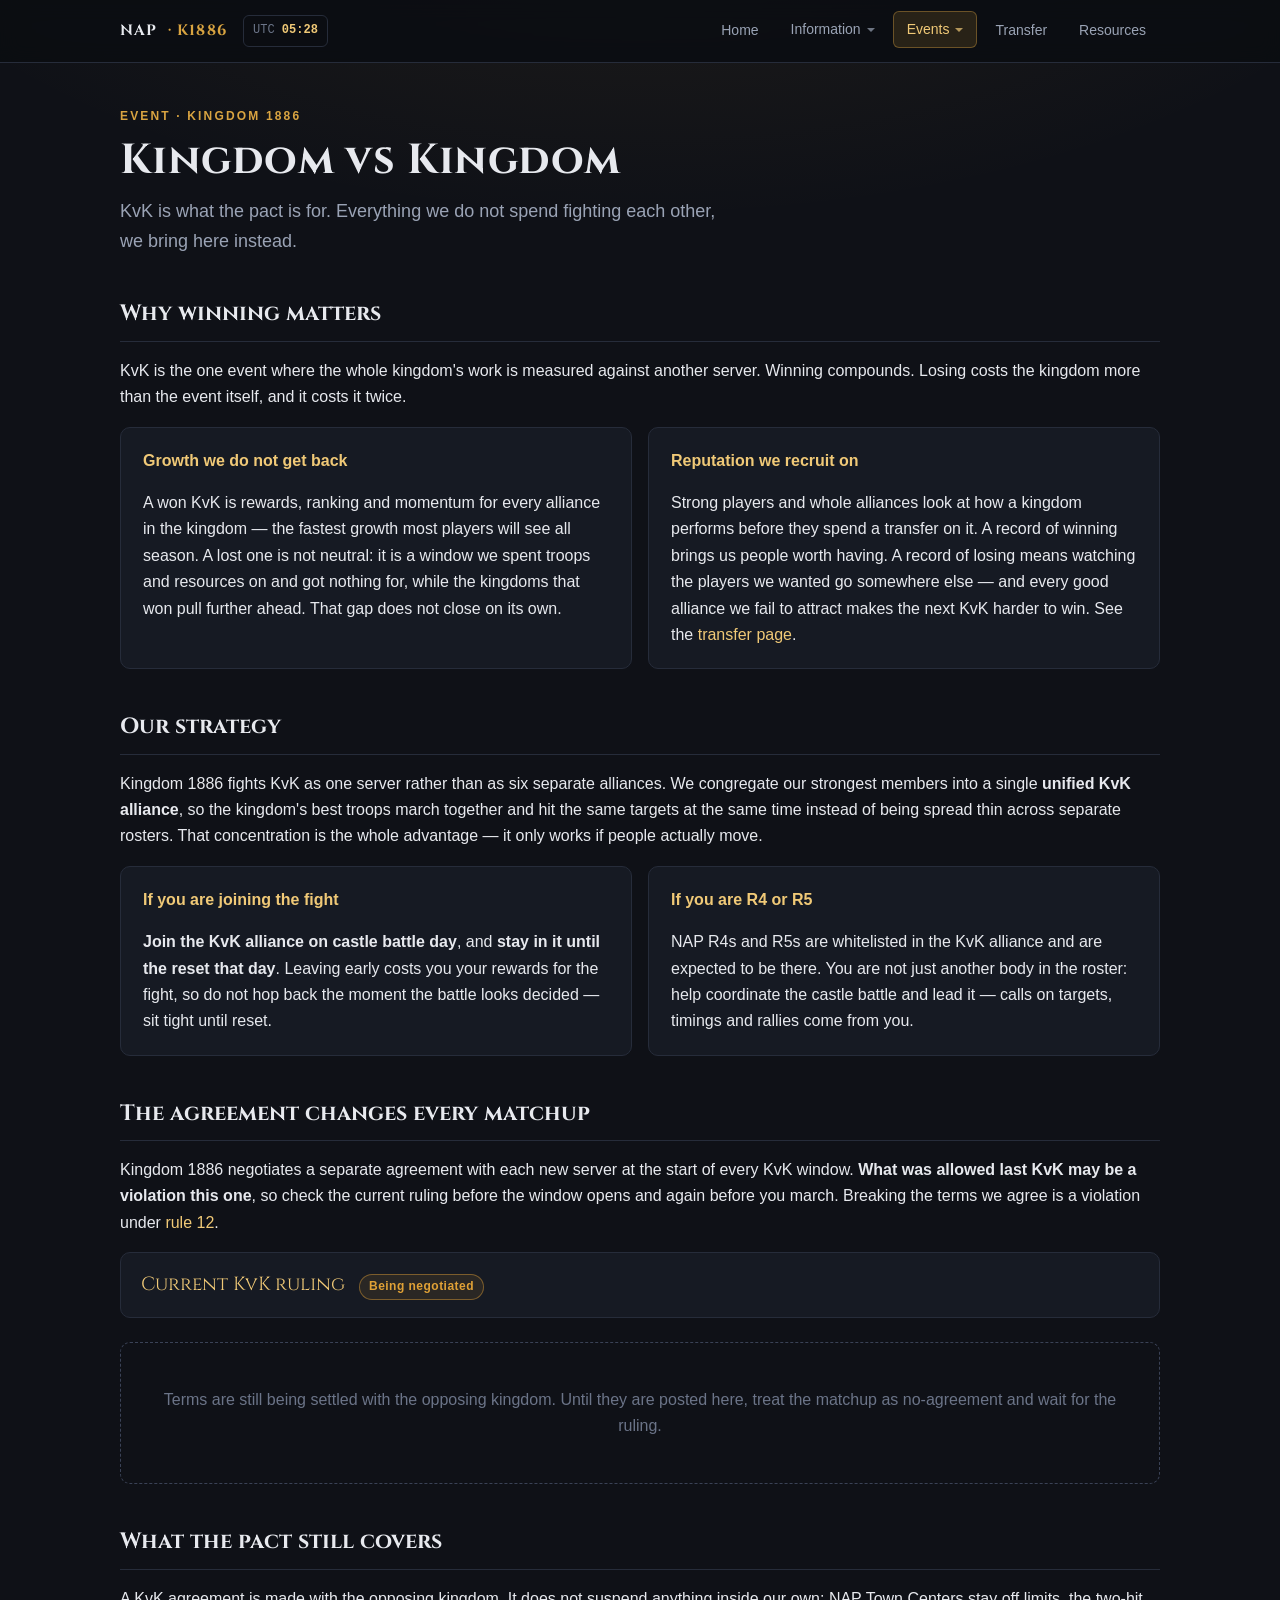
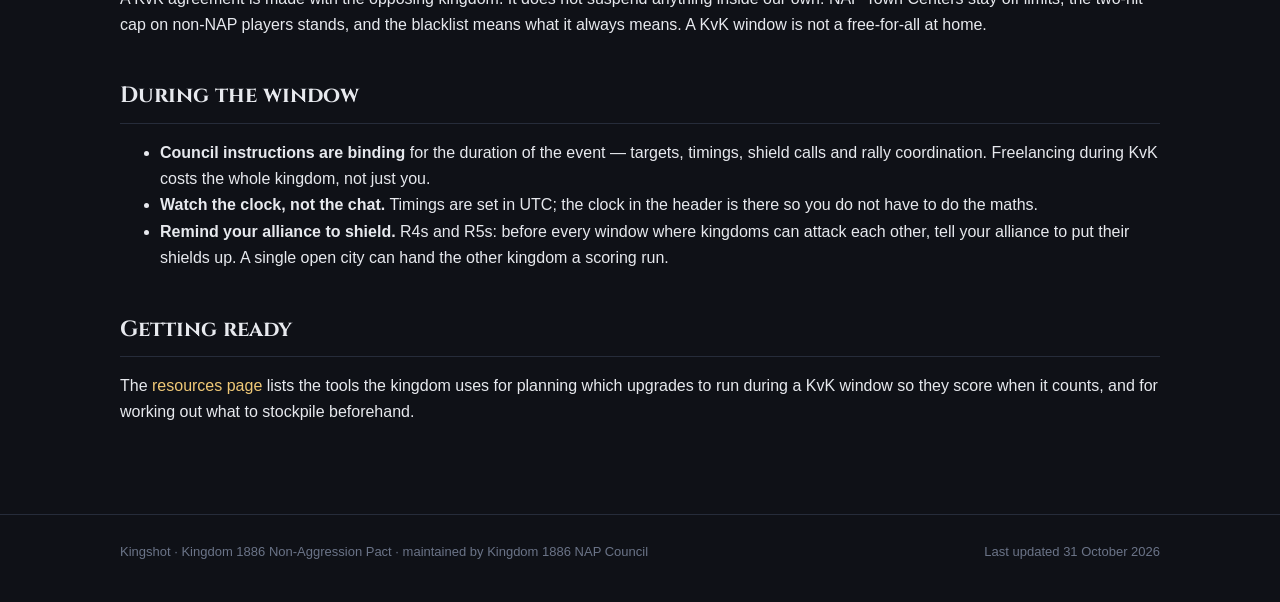
<file: kvk.html>
<!DOCTYPE html>
<html lang="en">
<head>
<meta charset="utf-8">
<meta name="viewport" content="width=device-width, initial-scale=1">
<meta name="robots" content="noindex, nofollow">
<title>KvK — NAP Kingdom 1886</title>
<meta name="description" content="Kingdom vs Kingdom for Kingshot Kingdom 1886: the current ruling and what the pact still covers.">
<link rel="icon" href="data:image/svg+xml,<svg xmlns='http://www.w3.org/2000/svg' viewBox='0 0 32 32'><text y='26' font-size='26'>%F0%9F%9B%A1%EF%B8%8F</text></svg>">
<link rel="preconnect" href="https://fonts.googleapis.com">
<link rel="preconnect" href="https://fonts.gstatic.com" crossorigin>
<link rel="stylesheet" href="https://fonts.googleapis.com/css2?family=Cinzel:wght@600;700&display=swap">
<link rel="stylesheet" href="assets/css/style.css?v=8">
</head>
<body>

<header class="site-header">
  <div class="wrap">
    <a class="brand" href="index.html">
      NAP <span class="kd">&middot; K1886</span>
    </a>
    <div class="clock" data-clock></div>
    <nav class="site-nav" id="site-nav">
      <a href="index.html" data-i18n="nav.home">Home</a>
      <div class="nav-group" data-nav-group>
        <button class="nav-btn" type="button" aria-haspopup="true" aria-expanded="false" data-i18n="nav.information">Information</button>
        <div class="nav-menu" hidden>
          <a href="rules.html" data-i18n="nav.rules">Rules</a>
          <a href="alliances.html" data-i18n="nav.alliances">Alliances</a>
          <a href="notices.html" data-i18n="nav.notices">Notices</a>
          <a href="blacklist.html" data-i18n="nav.blacklist">Blacklist</a>
          <a href="king.html" data-i18n="nav.king">King Guide</a>
        </div>
      </div>
      <div class="nav-group" data-nav-group>
        <button class="nav-btn" type="button" aria-haspopup="true" aria-expanded="false" data-i18n="nav.events">Events</button>
        <div class="nav-menu" hidden>
          <a href="assignments.html" data-i18n="nav.sanctuary">Sanctuary</a>
          <a href="castle.html" data-i18n="nav.castle">Castle</a>
          <a href="allout.html" data-i18n="nav.allout">All Out</a>
          <a href="kvk.html" data-i18n="nav.kvk">KvK</a>
        </div>
      </div>
      <a href="transfer.html" data-i18n="nav.transfer">Transfer</a>
      <a href="resources.html" data-i18n="nav.resources">Resources</a>
    </nav>
    <div class="lang" data-lang-switcher>
      <button class="lang-btn" type="button" aria-haspopup="true" aria-expanded="false" aria-label="Change language">
        <span aria-hidden="true">&#127760;</span><span class="lang-cur">EN</span>
      </button>
      <div class="lang-menu" hidden>
        <button class="lang-opt" type="button" data-lang="en" lang="en">English</button>
        <button class="lang-opt" type="button" data-lang="ko" lang="ko">&#54620;&#44397;&#50612;</button>
        <button class="lang-opt" type="button" data-lang="es" lang="es">Espa&ntilde;ol</button>
        <button class="lang-opt" type="button" data-lang="tr" lang="tr">T&uuml;rk&ccedil;e</button>
      </div>
    </div>
    <button class="icon-btn nav-toggle" type="button" data-nav-toggle
            aria-label="Menu" aria-expanded="false" aria-controls="site-nav">
      <svg viewBox="0 0 24 24" fill="none" stroke="currentColor" stroke-width="2" stroke-linecap="round" aria-hidden="true"><path d="M4 7h16M4 12h16M4 17h16"/></svg>
    </button>
  </div>
</header>

<main>
  <div class="wrap">

    <div class="page-head">
      <p class="eyebrow" data-i18n="kvk.1">Event &middot; Kingdom <span data-site="kingdom">1886</span></p>
      <h1 data-i18n="kvk.2">Kingdom vs Kingdom</h1>
      <p class="lede" data-i18n="kvk.3">
        KvK is what the pact is for. Everything we do not spend fighting each other, we bring
        here instead.
      </p>
    </div>

    <h2 data-i18n="kvk.301">Why winning matters</h2>
    <p data-i18n="kvk.302">
      KvK is the one event where the whole kingdom's work is measured against another server.
      Winning compounds. Losing costs the kingdom more than the event itself, and it costs it
      twice.
    </p>
    <div class="grid grid-2">
      <div class="card">
        <h3 data-i18n="kvk.303">Growth we do not get back</h3>
        <p data-i18n="kvk.304">A won KvK is rewards, ranking and momentum for every alliance in
        the kingdom &mdash; the fastest growth most players will see all season. A lost one is
        not neutral: it is a window we spent troops and resources on and got nothing for, while
        the kingdoms that won pull further ahead. That gap does not close on its own.</p>
      </div>
      <div class="card">
        <h3 data-i18n="kvk.305">Reputation we recruit on</h3>
        <p data-i18n="kvk.306">Strong players and whole alliances look at how a kingdom performs
        before they spend a transfer on it. A record of winning brings us people worth having.
        A record of losing means watching the players we wanted go somewhere else &mdash; and
        every good alliance we fail to attract makes the next KvK harder to win. See the
        <a href="transfer.html">transfer page</a>.</p>
      </div>
    </div>

    <h2 data-i18n="kvk.401">Our strategy</h2>
    <p data-i18n="kvk.402">
      Kingdom <span data-site="kingdom">1886</span> fights KvK as one server rather than as six
      separate alliances. We congregate our strongest members into a single
      <strong>unified KvK alliance</strong>, so the kingdom's best troops march together and hit
      the same targets at the same time instead of being spread thin across separate rosters.
      That concentration is the whole advantage &mdash; it only works if people actually move.
    </p>
    <div class="grid grid-2">
      <div class="card">
        <h3 data-i18n="kvk.403">If you are joining the fight</h3>
        <p data-i18n="kvk.404"><strong>Join the KvK alliance on castle battle day</strong>, and
        <strong>stay in it until the reset that day</strong>. Leaving early costs you your
        rewards for the fight, so do not hop back the moment the battle looks decided &mdash;
        sit tight until reset.</p>
      </div>
      <div class="card">
        <h3 data-i18n="kvk.405">If you are R4 or R5</h3>
        <p data-i18n="kvk.406">NAP R4s and R5s are whitelisted in the KvK alliance and are
        expected to be there. You are not just another body in the roster: help coordinate the
        castle battle and lead it &mdash; calls on targets, timings and rallies come from you.</p>
      </div>
    </div>

    <h2 data-i18n="kvk.4">The agreement changes every matchup</h2>
    <p data-i18n="kvk.5">
      Kingdom <span data-site="kingdom">1886</span> negotiates a separate agreement with each new
      server at the start of every KvK window. <strong>What was allowed last KvK may be a
      violation this one</strong>, so check the current ruling before the window opens and again
      before you march. Breaking the terms we agree is a violation under
      <a href="rules.html">rule 12</a>.
    </p>

    <div id="kvk-panel"></div>

    <noscript><div class="empty">The current ruling needs JavaScript enabled to display.</div></noscript>

    <h2 data-i18n="kvk.6">What the pact still covers</h2>
    <p data-i18n="kvk.7">
      A KvK agreement is made with the opposing kingdom. It does not suspend anything inside our
      own: NAP Town Centers stay off limits, the two-hit cap on non-NAP players stands, and the
      blacklist means what it always means. A KvK window is not a free-for-all at home.
    </p>

    <h2 data-i18n="kvk.8">During the window</h2>
    <ul>
      <li data-i18n="kvk.9"><strong>Council instructions are binding</strong> for the duration of the event &mdash;
      targets, timings, shield calls and rally coordination. Freelancing during KvK costs the
      whole kingdom, not just you.</li>
      <li data-i18n="kvk.10"><strong>Watch the clock, not the chat.</strong> Timings are set in UTC; the clock in
      the header is there so you do not have to do the maths.</li>
      <li data-i18n="kvk.11"><strong>Remind your alliance to shield.</strong> R4s and R5s: before every window where
      kingdoms can attack each other, tell your alliance to put their shields up. A single open
      city can hand the other kingdom a scoring run.</li>
    </ul>

    <h2 data-i18n="kvk.12">Getting ready</h2>
    <p data-i18n="kvk.13">
      The <a href="resources.html">resources page</a> lists the tools the kingdom uses for
      planning which upgrades to run during a KvK window so they score when it counts, and for
      working out what to stockpile beforehand.
    </p>

  </div>
</main>

<footer class="site-footer">
  <div class="wrap">
    <span data-i18n="footer.1">Kingshot &middot; Kingdom <span data-site="kingdom">1886</span> Non-Aggression Pact &middot; maintained by <span data-site="maintainer">the NAP council</span></span>
    <span data-i18n="footer.2">Last updated <span data-site="lastUpdated">&mdash;</span><span data-discord> &middot; <a href="#">Discord</a></span></span>
  </div>
</footer>

<script src="assets/js/data.js?v=15"></script>
<script src="assets/js/site.js?v=10"></script>
</body>
</html>
</file>
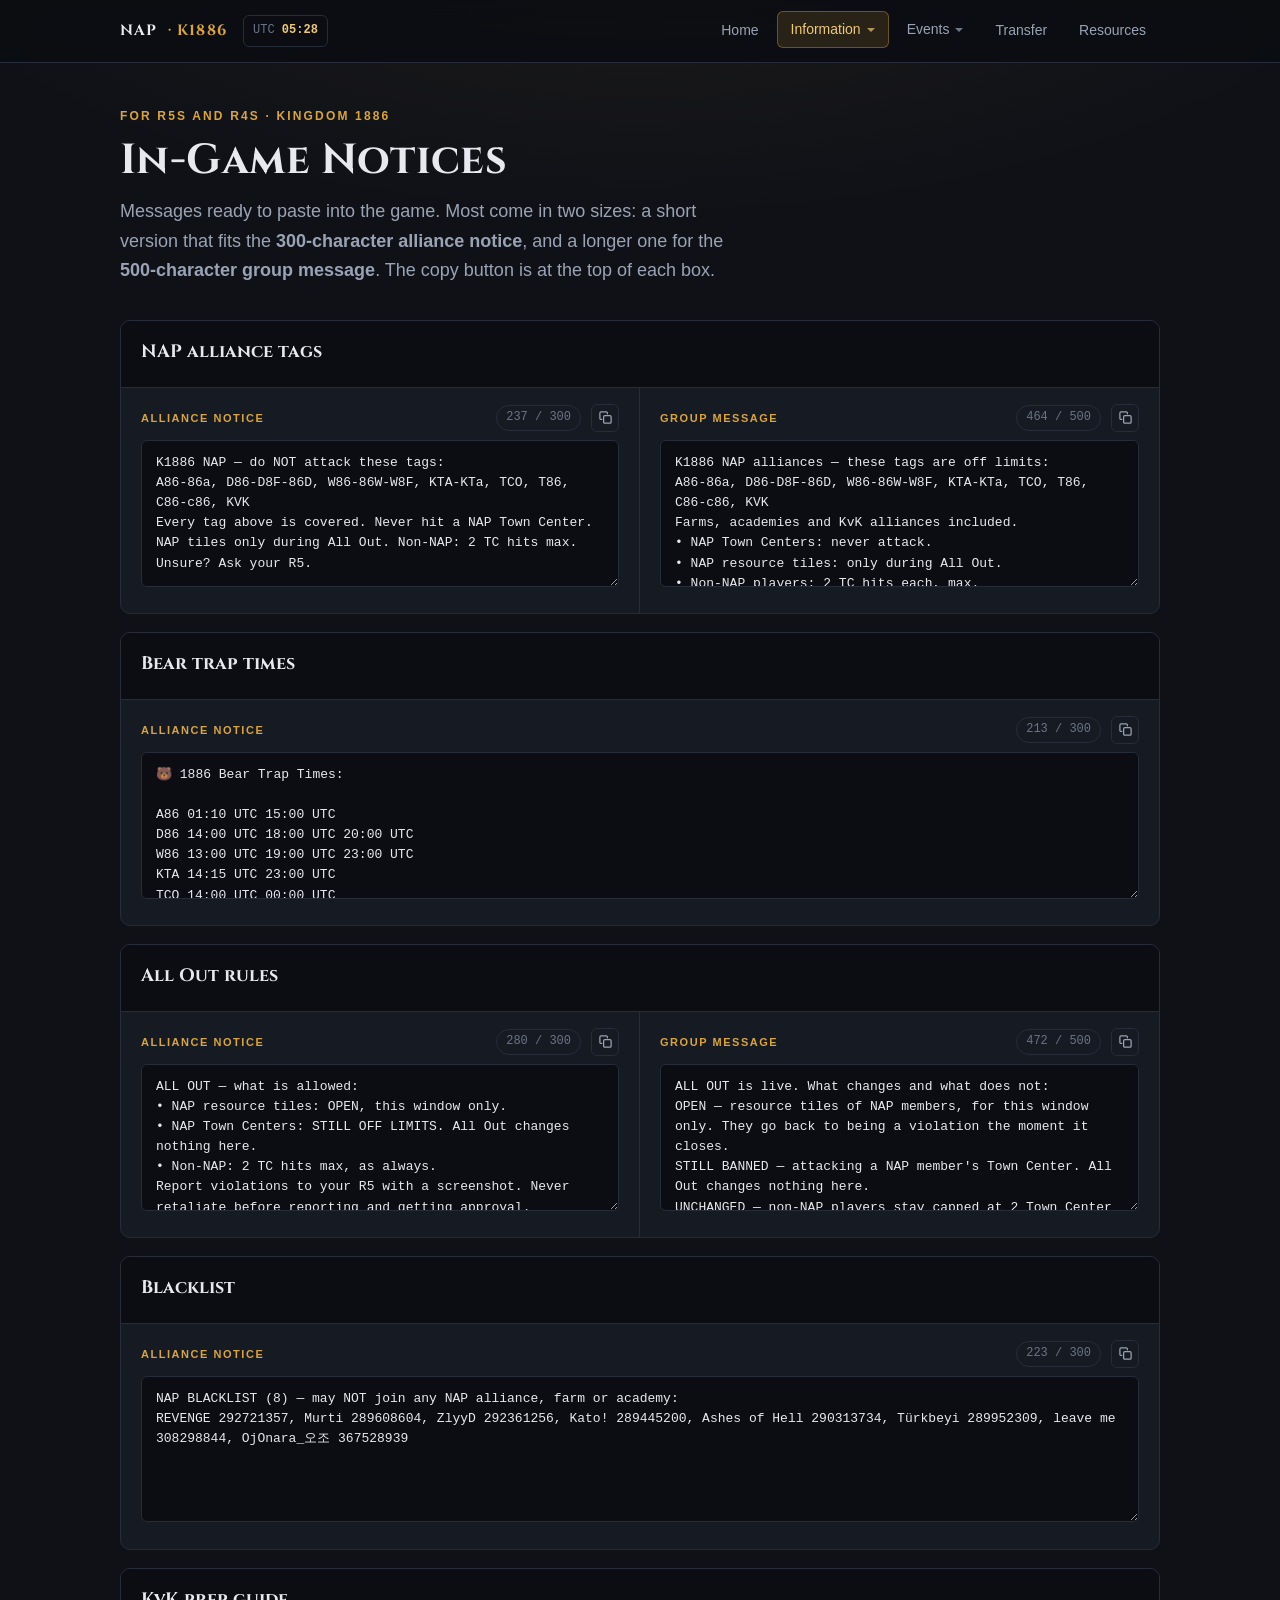
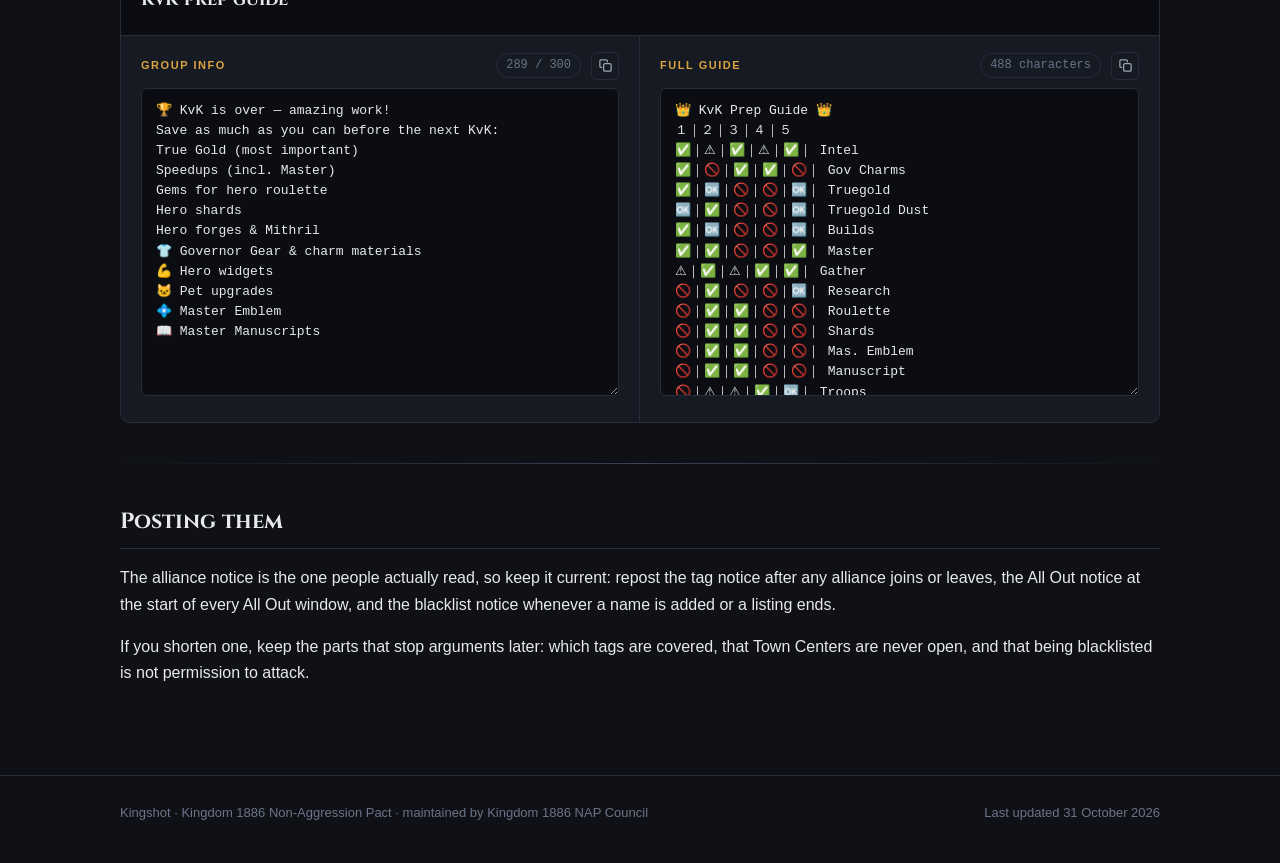
<file: notices.html>
<!DOCTYPE html>
<html lang="en">
<head>
<meta charset="utf-8">
<meta name="viewport" content="width=device-width, initial-scale=1">
<meta name="robots" content="noindex, nofollow">
<title>In-Game Notices — NAP Kingdom 1886</title>
<meta name="description" content="Ready-made alliance notices and group messages for the Kingdom 1886 NAP, sized to the in-game character limits.">
<link rel="icon" href="data:image/svg+xml,<svg xmlns='http://www.w3.org/2000/svg' viewBox='0 0 32 32'><text y='26' font-size='26'>%F0%9F%9B%A1%EF%B8%8F</text></svg>">
<link rel="preconnect" href="https://fonts.googleapis.com">
<link rel="preconnect" href="https://fonts.gstatic.com" crossorigin>
<link rel="stylesheet" href="https://fonts.googleapis.com/css2?family=Cinzel:wght@600;700&display=swap">
<link rel="stylesheet" href="assets/css/style.css?v=8">
</head>
<body>

<header class="site-header">
  <div class="wrap">
    <a class="brand" href="index.html">
      NAP <span class="kd">&middot; K1886</span>
    </a>
    <div class="clock" data-clock></div>
    <nav class="site-nav" id="site-nav">
      <a href="index.html" data-i18n="nav.home">Home</a>
      <div class="nav-group" data-nav-group>
        <button class="nav-btn" type="button" aria-haspopup="true" aria-expanded="false" data-i18n="nav.information">Information</button>
        <div class="nav-menu" hidden>
          <a href="rules.html" data-i18n="nav.rules">Rules</a>
          <a href="alliances.html" data-i18n="nav.alliances">Alliances</a>
          <a href="notices.html" data-i18n="nav.notices">Notices</a>
          <a href="blacklist.html" data-i18n="nav.blacklist">Blacklist</a>
          <a href="king.html" data-i18n="nav.king">King Guide</a>
        </div>
      </div>
      <div class="nav-group" data-nav-group>
        <button class="nav-btn" type="button" aria-haspopup="true" aria-expanded="false" data-i18n="nav.events">Events</button>
        <div class="nav-menu" hidden>
          <a href="assignments.html" data-i18n="nav.sanctuary">Sanctuary</a>
          <a href="castle.html" data-i18n="nav.castle">Castle</a>
          <a href="allout.html" data-i18n="nav.allout">All Out</a>
          <a href="kvk.html" data-i18n="nav.kvk">KvK</a>
        </div>
      </div>
      <a href="transfer.html" data-i18n="nav.transfer">Transfer</a>
      <a href="resources.html" data-i18n="nav.resources">Resources</a>
    </nav>
    <div class="lang" data-lang-switcher>
      <button class="lang-btn" type="button" aria-haspopup="true" aria-expanded="false" aria-label="Change language">
        <span aria-hidden="true">&#127760;</span><span class="lang-cur">EN</span>
      </button>
      <div class="lang-menu" hidden>
        <button class="lang-opt" type="button" data-lang="en" lang="en">English</button>
        <button class="lang-opt" type="button" data-lang="ko" lang="ko">&#54620;&#44397;&#50612;</button>
        <button class="lang-opt" type="button" data-lang="es" lang="es">Espa&ntilde;ol</button>
        <button class="lang-opt" type="button" data-lang="tr" lang="tr">T&uuml;rk&ccedil;e</button>
      </div>
    </div>
    <button class="icon-btn nav-toggle" type="button" data-nav-toggle
            aria-label="Menu" aria-expanded="false" aria-controls="site-nav">
      <svg viewBox="0 0 24 24" fill="none" stroke="currentColor" stroke-width="2" stroke-linecap="round" aria-hidden="true"><path d="M4 7h16M4 12h16M4 17h16"/></svg>
    </button>
  </div>
</header>

<main>
  <div class="wrap">

    <div class="page-head">
      <p class="eyebrow" data-i18n="notices.1">For R5s and R4s &middot; Kingdom <span data-site="kingdom">1886</span></p>
      <h1 data-i18n="notices.2">In-Game Notices</h1>
      <p class="lede" data-i18n="notices.3">
        Messages ready to paste into the game. Most come in two sizes: a short version that fits
        the <strong>300-character alliance notice</strong>, and a longer one for the
        <strong>500-character group message</strong>. The copy button is at the top of each box.
      </p>
    </div>

    <div id="notice-list"></div>

    <noscript><div class="empty">These notices need JavaScript enabled to display.</div></noscript>

    <hr class="rule">

    <h2 data-i18n="notices.4">Posting them</h2>
    <p data-i18n="notices.5">
      The alliance notice is the one people actually read, so keep it current: repost the tag
      notice after any alliance joins or leaves, the All Out notice at the start of every All Out
      window, and the blacklist notice whenever a name is added or a listing ends.
    </p>
    <p data-i18n="notices.6">
      If you shorten one, keep the parts that stop arguments later: which tags are covered, that
      Town Centers are never open, and that being blacklisted is not permission to attack.
    </p>

  </div>
</main>

<footer class="site-footer">
  <div class="wrap">
    <span data-i18n="footer.1">Kingshot &middot; Kingdom <span data-site="kingdom">1886</span> Non-Aggression Pact &middot; maintained by <span data-site="maintainer">the NAP council</span></span>
    <span data-i18n="footer.2">Last updated <span data-site="lastUpdated">&mdash;</span><span data-discord> &middot; <a href="#">Discord</a></span></span>
  </div>
</footer>

<script src="assets/js/data.js?v=15"></script>
<script src="assets/js/site.js?v=10"></script>
</body>
</html>
</file>
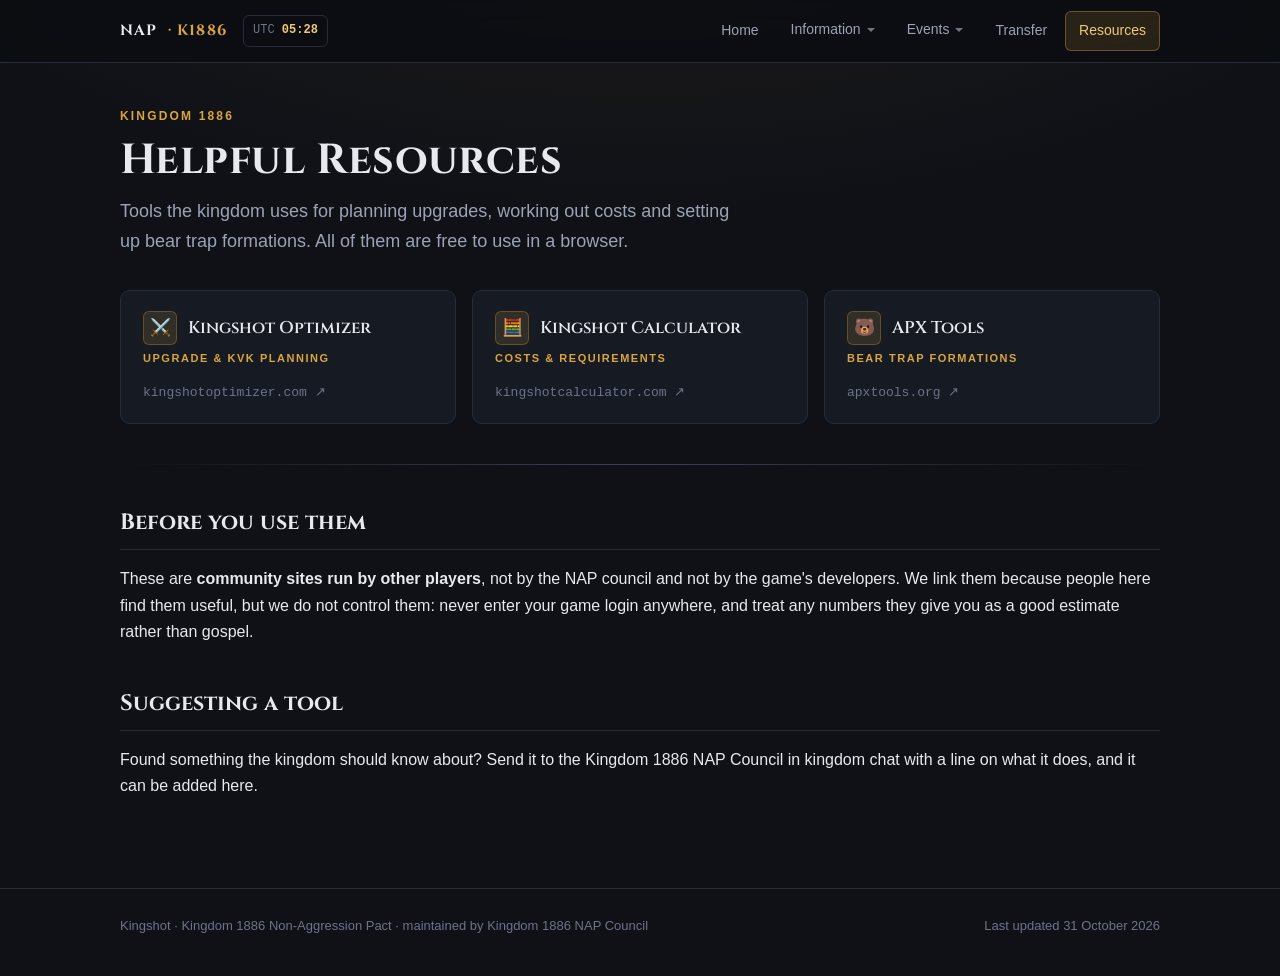
<file: resources.html>
<!DOCTYPE html>
<html lang="en">
<head>
<meta charset="utf-8">
<meta name="viewport" content="width=device-width, initial-scale=1">
<meta name="robots" content="noindex, nofollow">
<title>Helpful Resources — NAP Kingdom 1886</title>
<meta name="description" content="Community Kingshot tools for upgrade planning, cost calculation and bear trap formations.">
<link rel="icon" href="data:image/svg+xml,<svg xmlns='http://www.w3.org/2000/svg' viewBox='0 0 32 32'><text y='26' font-size='26'>%F0%9F%9B%A1%EF%B8%8F</text></svg>">
<link rel="preconnect" href="https://fonts.googleapis.com">
<link rel="preconnect" href="https://fonts.gstatic.com" crossorigin>
<link rel="stylesheet" href="https://fonts.googleapis.com/css2?family=Cinzel:wght@600;700&display=swap">
<link rel="stylesheet" href="assets/css/style.css?v=8">
</head>
<body>

<header class="site-header">
  <div class="wrap">
    <a class="brand" href="index.html">
      NAP <span class="kd">&middot; K1886</span>
    </a>
    <div class="clock" data-clock></div>
    <nav class="site-nav" id="site-nav">
      <a href="index.html" data-i18n="nav.home">Home</a>
      <div class="nav-group" data-nav-group>
        <button class="nav-btn" type="button" aria-haspopup="true" aria-expanded="false" data-i18n="nav.information">Information</button>
        <div class="nav-menu" hidden>
          <a href="rules.html" data-i18n="nav.rules">Rules</a>
          <a href="alliances.html" data-i18n="nav.alliances">Alliances</a>
          <a href="notices.html" data-i18n="nav.notices">Notices</a>
          <a href="blacklist.html" data-i18n="nav.blacklist">Blacklist</a>
          <a href="king.html" data-i18n="nav.king">King Guide</a>
        </div>
      </div>
      <div class="nav-group" data-nav-group>
        <button class="nav-btn" type="button" aria-haspopup="true" aria-expanded="false" data-i18n="nav.events">Events</button>
        <div class="nav-menu" hidden>
          <a href="assignments.html" data-i18n="nav.sanctuary">Sanctuary</a>
          <a href="castle.html" data-i18n="nav.castle">Castle</a>
          <a href="allout.html" data-i18n="nav.allout">All Out</a>
          <a href="kvk.html" data-i18n="nav.kvk">KvK</a>
        </div>
      </div>
      <a href="transfer.html" data-i18n="nav.transfer">Transfer</a>
      <a href="resources.html" data-i18n="nav.resources">Resources</a>
    </nav>
    <div class="lang" data-lang-switcher>
      <button class="lang-btn" type="button" aria-haspopup="true" aria-expanded="false" aria-label="Change language">
        <span aria-hidden="true">&#127760;</span><span class="lang-cur">EN</span>
      </button>
      <div class="lang-menu" hidden>
        <button class="lang-opt" type="button" data-lang="en" lang="en">English</button>
        <button class="lang-opt" type="button" data-lang="ko" lang="ko">&#54620;&#44397;&#50612;</button>
        <button class="lang-opt" type="button" data-lang="es" lang="es">Espa&ntilde;ol</button>
        <button class="lang-opt" type="button" data-lang="tr" lang="tr">T&uuml;rk&ccedil;e</button>
      </div>
    </div>
    <button class="icon-btn nav-toggle" type="button" data-nav-toggle
            aria-label="Menu" aria-expanded="false" aria-controls="site-nav">
      <svg viewBox="0 0 24 24" fill="none" stroke="currentColor" stroke-width="2" stroke-linecap="round" aria-hidden="true"><path d="M4 7h16M4 12h16M4 17h16"/></svg>
    </button>
  </div>
</header>

<main>
  <div class="wrap">

    <div class="page-head">
      <p class="eyebrow" data-i18n="resources.1">Kingdom <span data-site="kingdom">1886</span></p>
      <h1 data-i18n="resources.2">Helpful Resources</h1>
      <p class="lede" data-i18n="resources.3">
        Tools the kingdom uses for planning upgrades, working out costs and setting up bear trap
        formations. All of them are free to use in a browser.
      </p>
    </div>

    <div id="resource-list" class="res-grid"></div>

    <noscript><div class="empty">The resource list needs JavaScript enabled to display.</div></noscript>

    <hr class="rule">

    <h2 data-i18n="resources.4">Before you use them</h2>
    <p data-i18n="resources.5">
      These are <strong>community sites run by other players</strong>, not by the NAP council and
      not by the game's developers. We link them because people here find them useful, but we do
      not control them: never enter your game login anywhere, and treat any numbers they give you
      as a good estimate rather than gospel.
    </p>

    <h2 data-i18n="resources.6">Suggesting a tool</h2>
    <p data-i18n="resources.7">
      Found something the kingdom should know about? Send it to the
      <span data-site="maintainer">NAP council</span> in kingdom chat with a line on what it does,
      and it can be added here.
    </p>

  </div>
</main>

<footer class="site-footer">
  <div class="wrap">
    <span data-i18n="footer.1">Kingshot &middot; Kingdom <span data-site="kingdom">1886</span> Non-Aggression Pact &middot; maintained by <span data-site="maintainer">the NAP council</span></span>
    <span data-i18n="footer.2">Last updated <span data-site="lastUpdated">&mdash;</span><span data-discord> &middot; <a href="#">Discord</a></span></span>
  </div>
</footer>

<script src="assets/js/data.js?v=15"></script>
<script src="assets/js/site.js?v=10"></script>
</body>
</html>
</file>
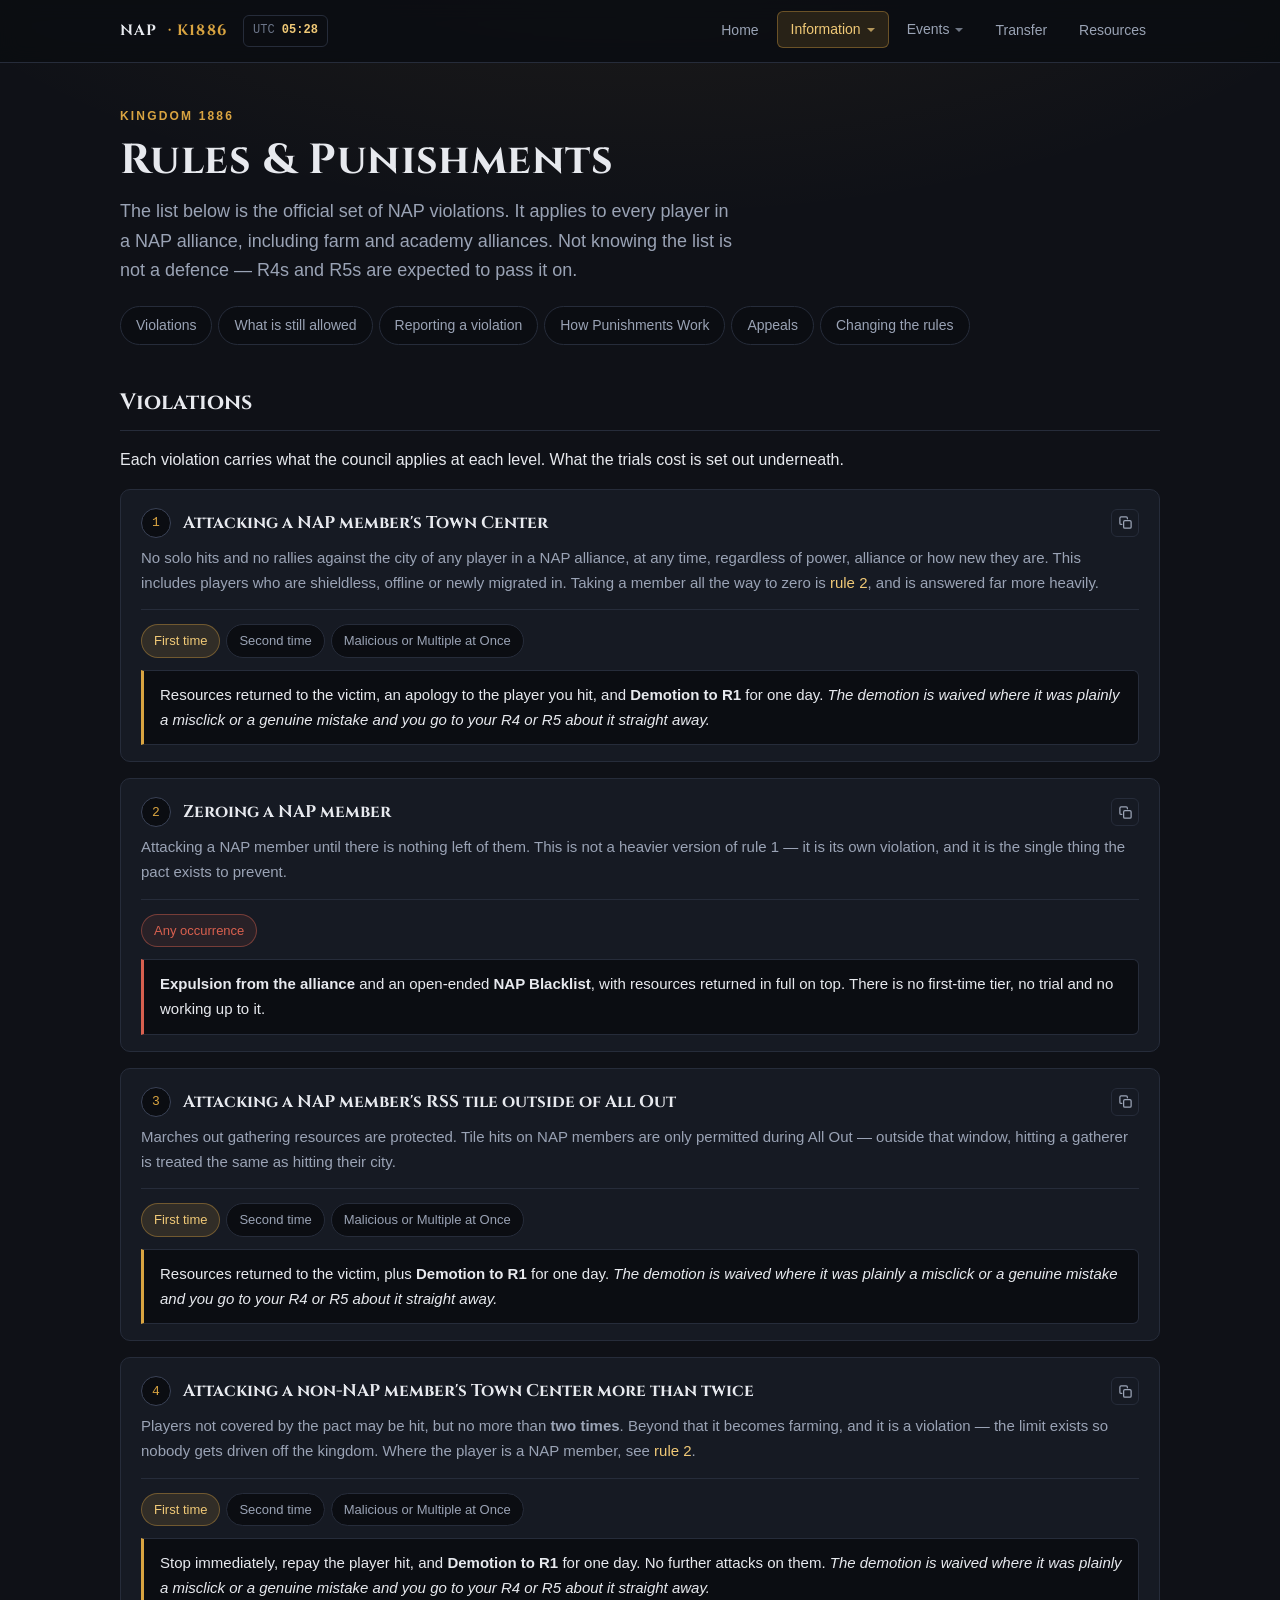
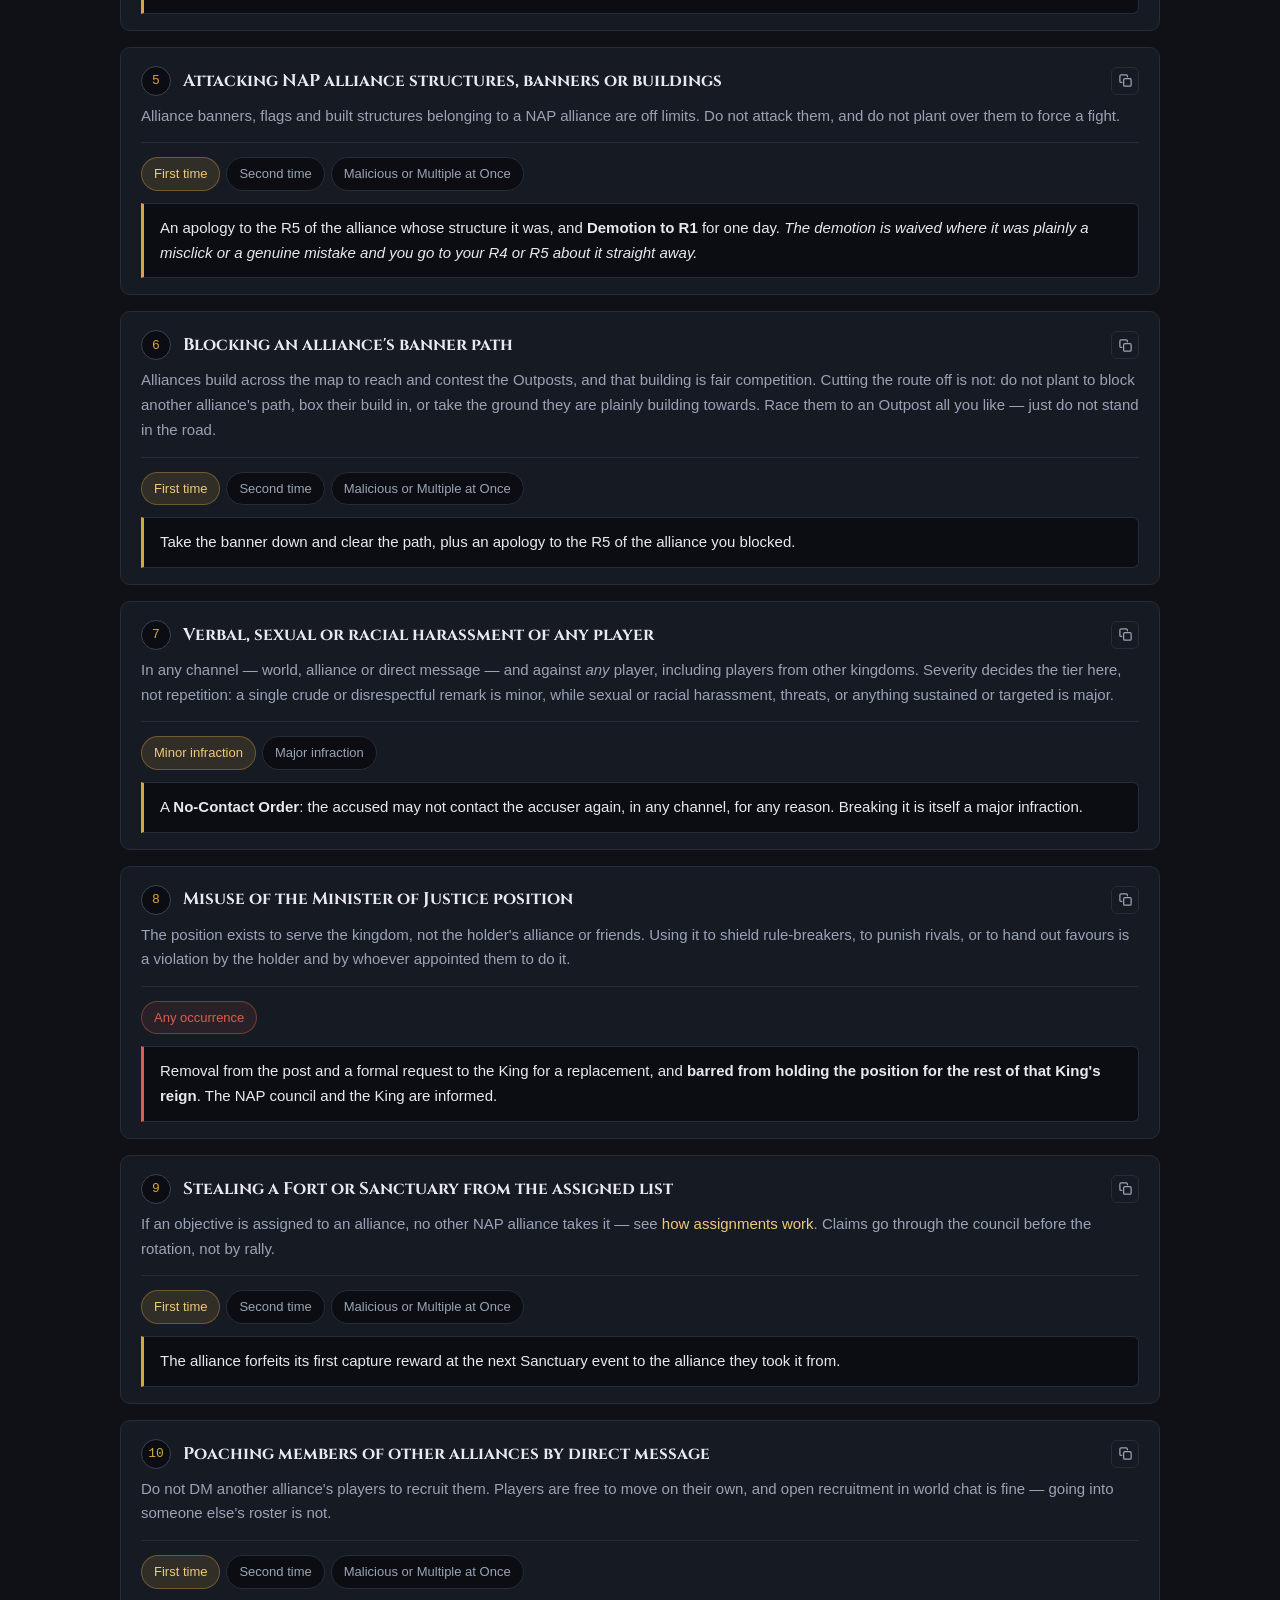
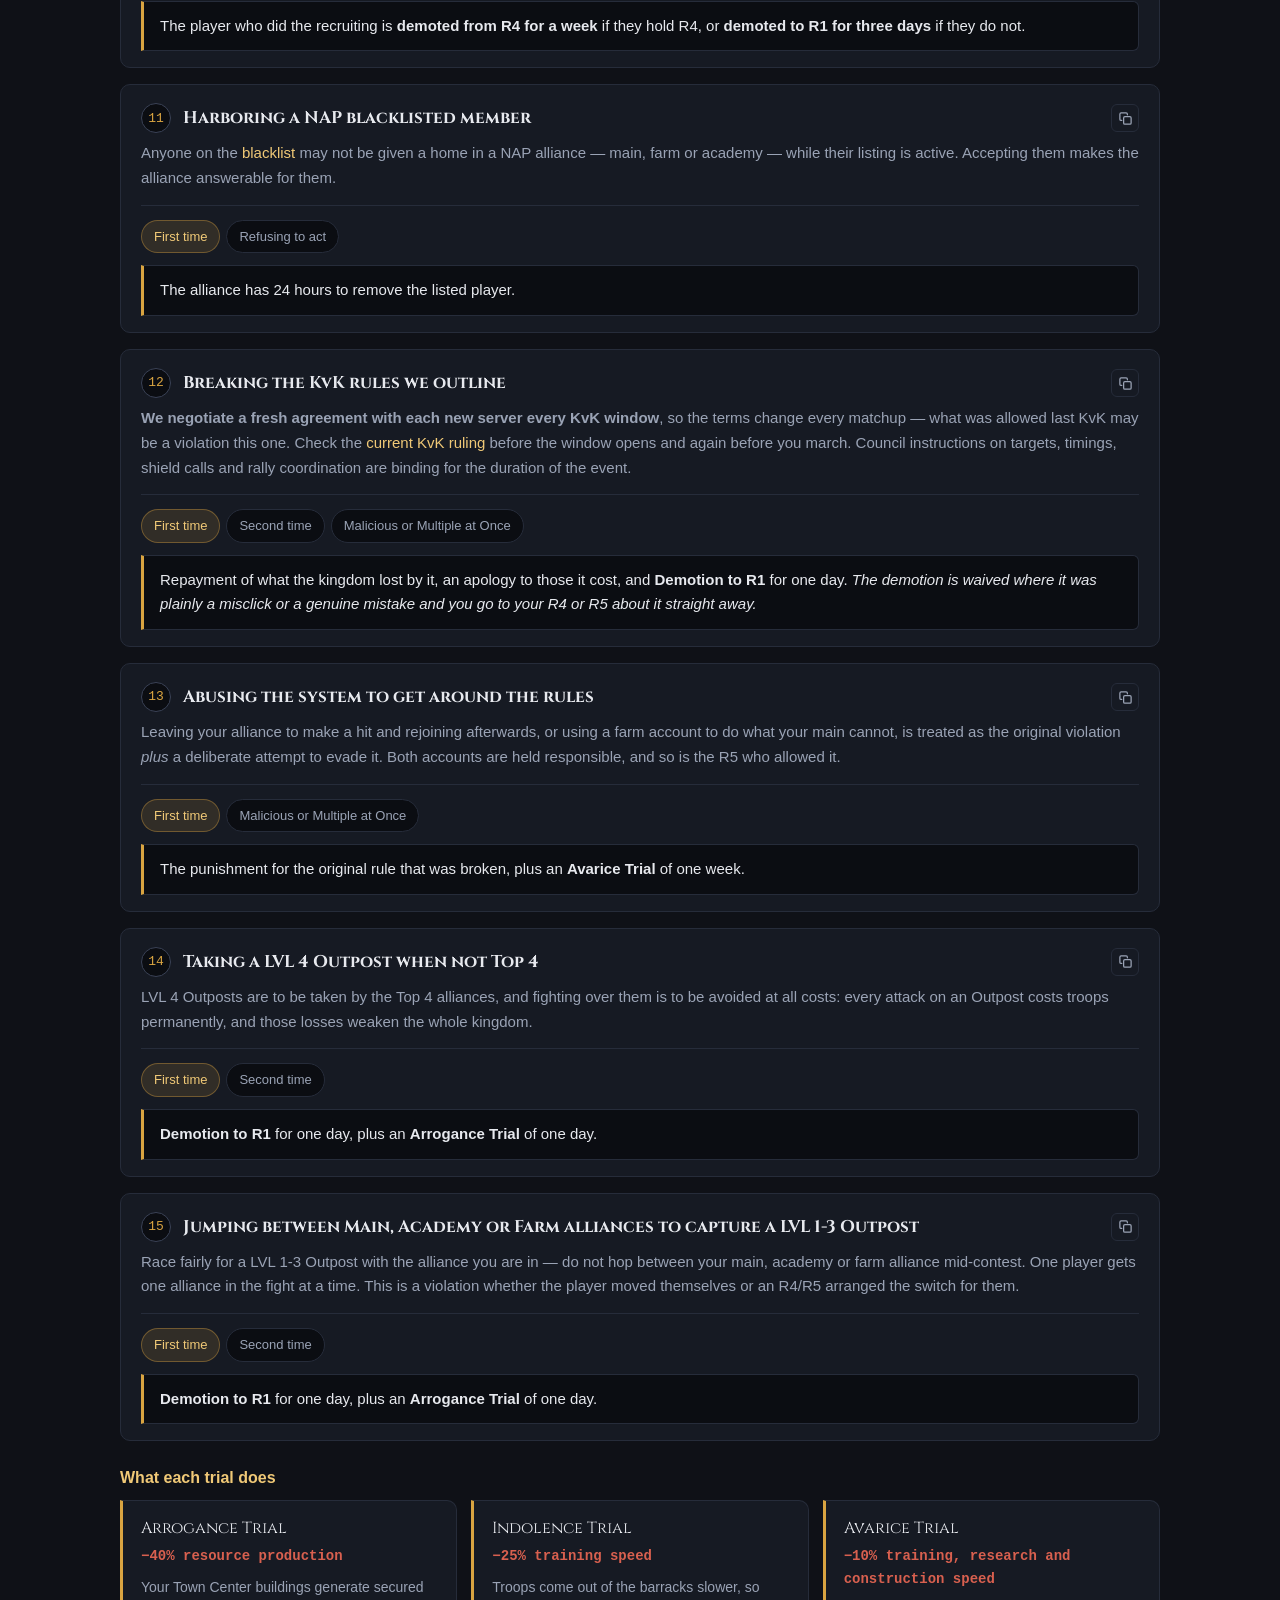
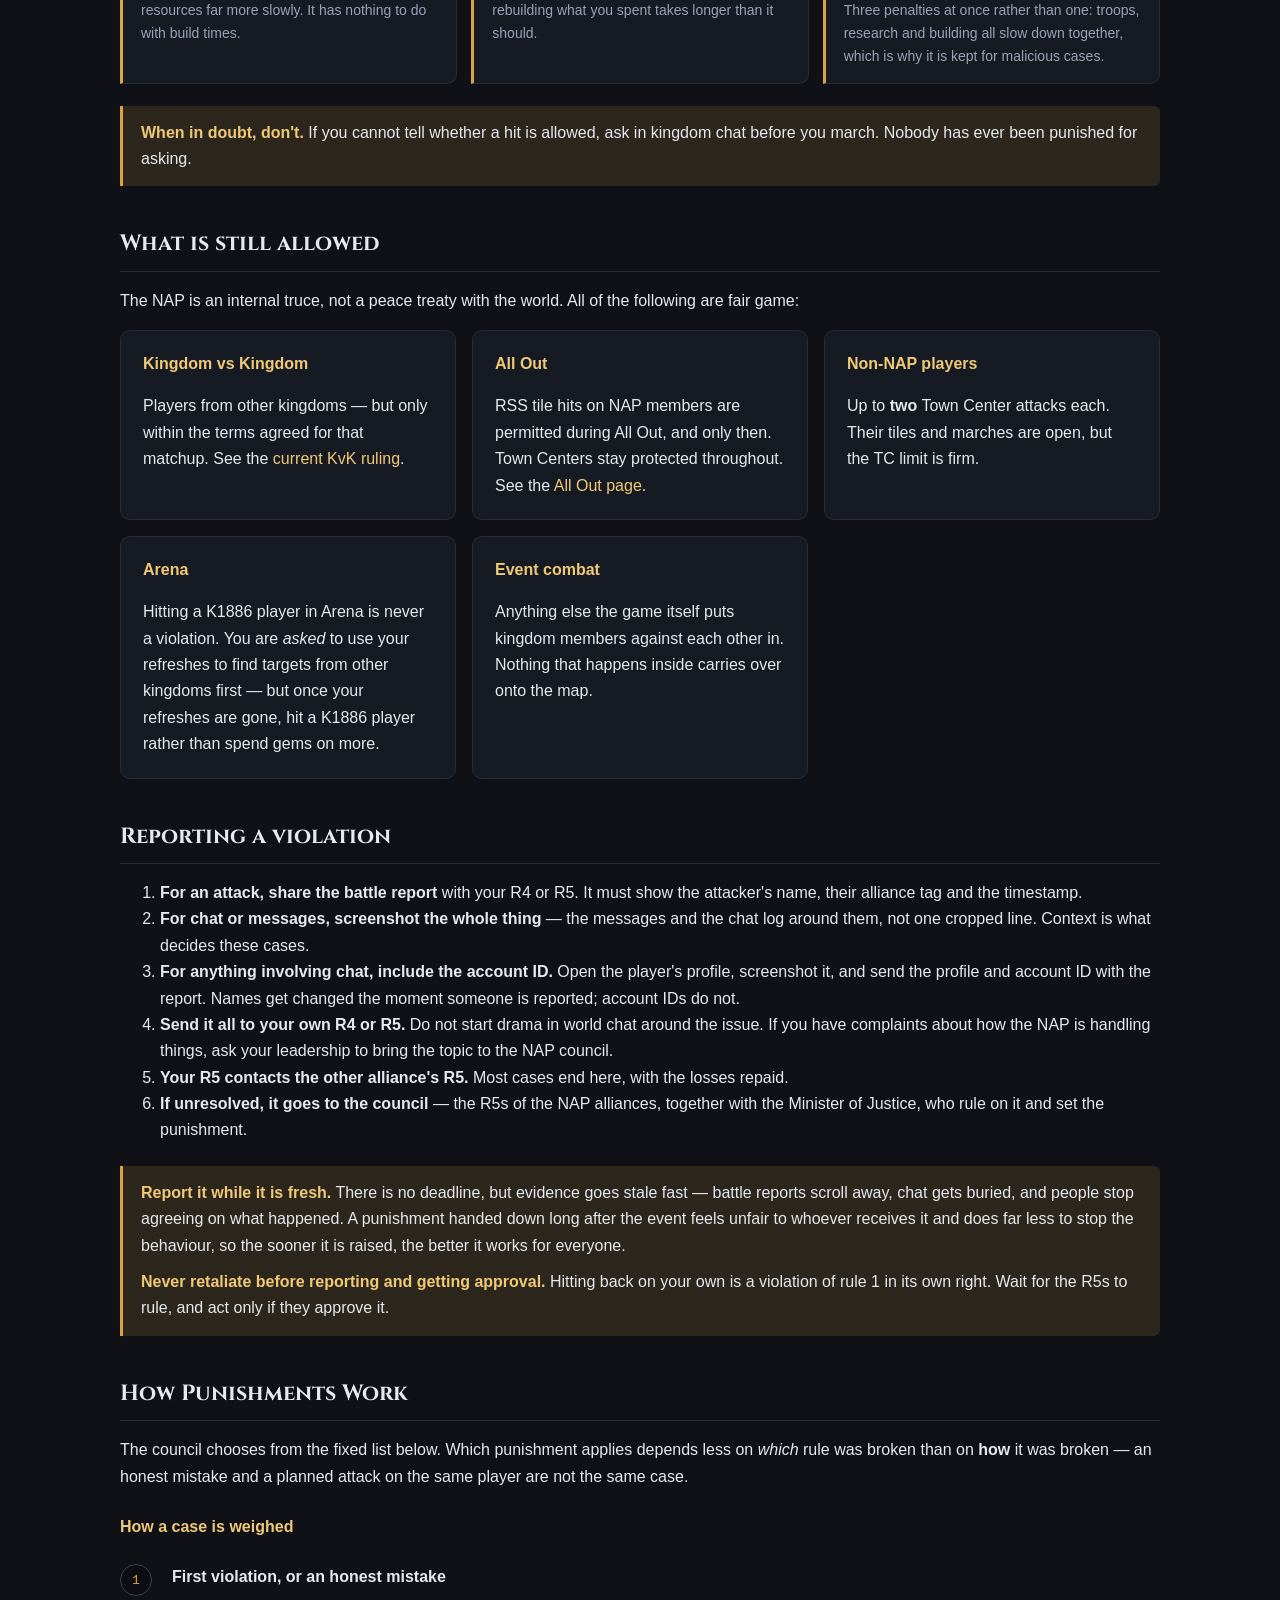
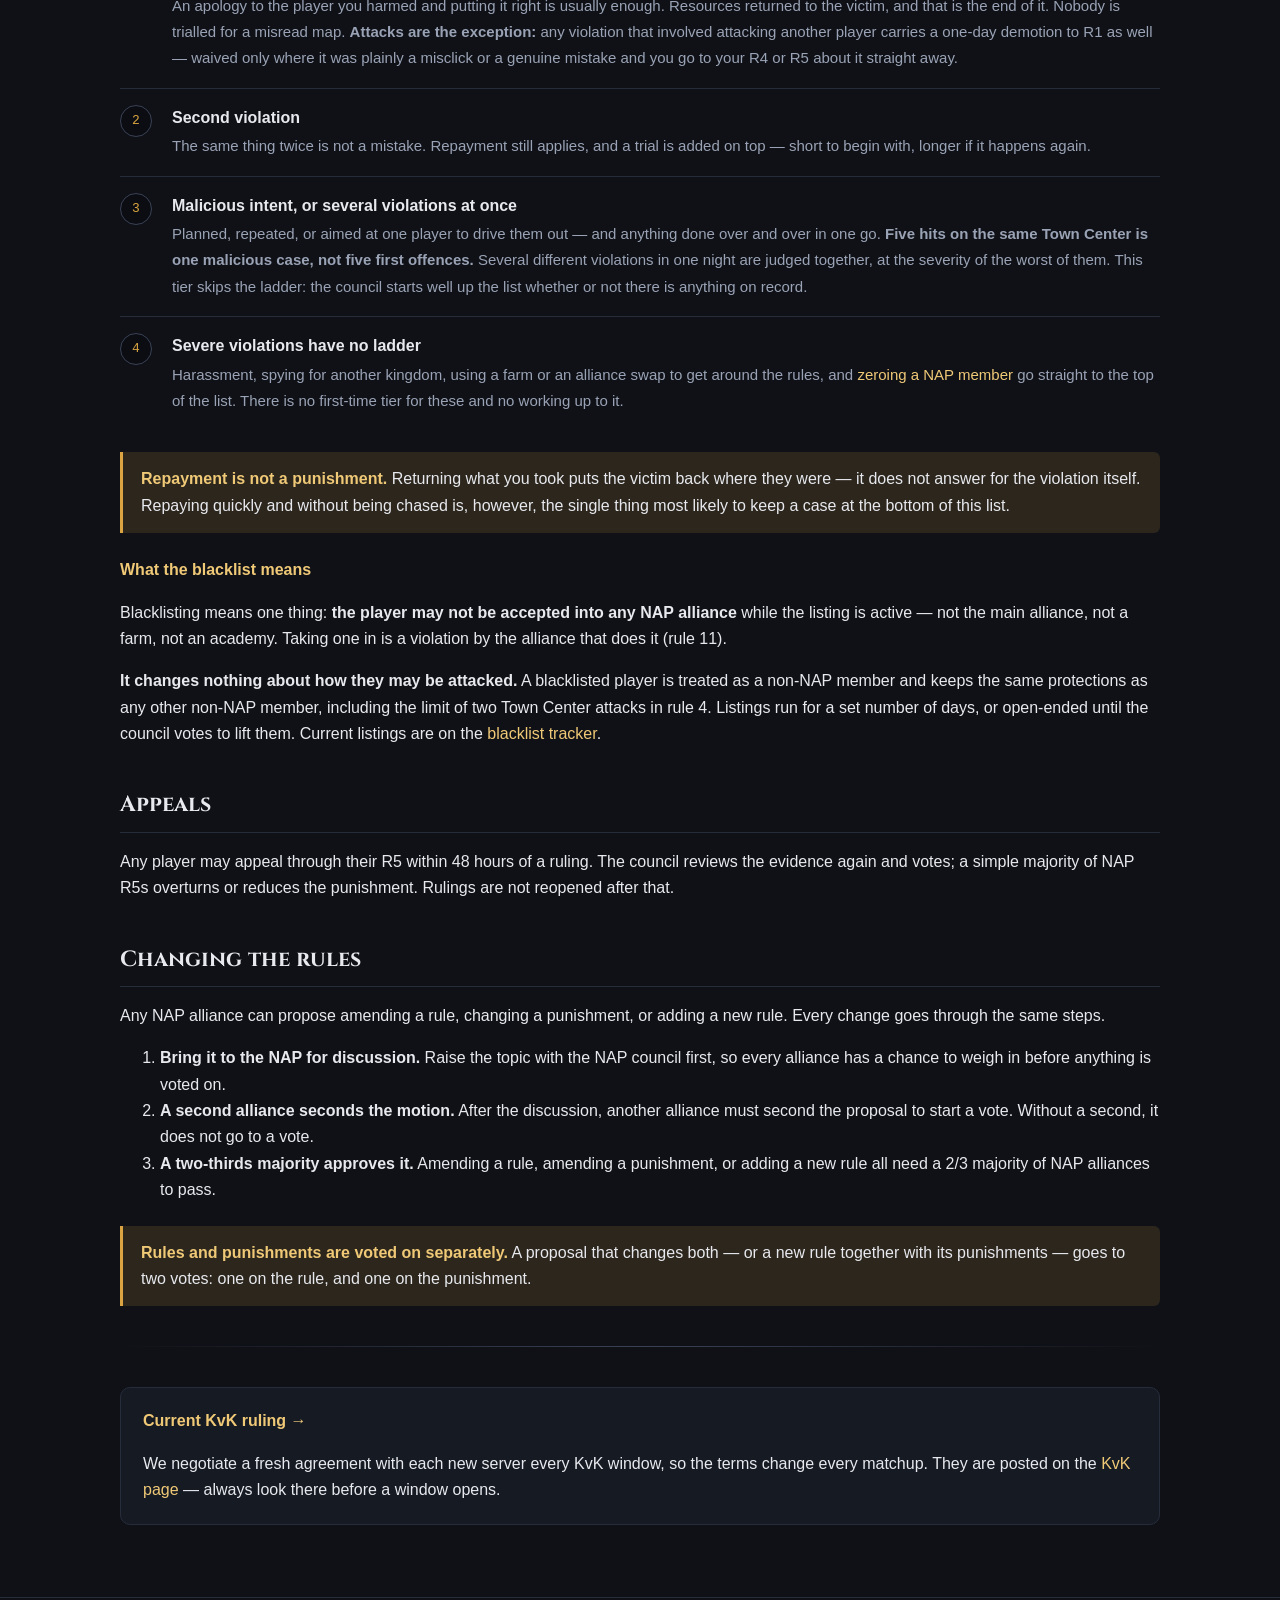
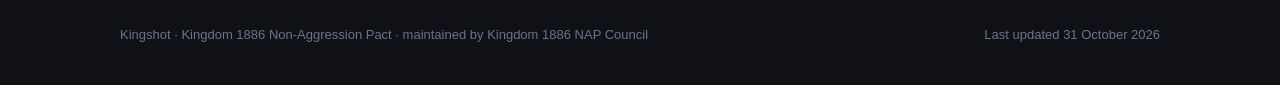
<file: rules.html>
<!DOCTYPE html>
<html lang="en">
<head>
<meta charset="utf-8">
<meta name="viewport" content="width=device-width, initial-scale=1">
<meta name="robots" content="noindex, nofollow">
<title>Rules &amp; Punishments — NAP Kingdom 1886</title>
<meta name="description" content="The official violation list of the Kingdom 1886 Non-Aggression Pact and the punishments for breaking it.">
<link rel="icon" href="data:image/svg+xml,<svg xmlns='http://www.w3.org/2000/svg' viewBox='0 0 32 32'><text y='26' font-size='26'>%F0%9F%9B%A1%EF%B8%8F</text></svg>">
<link rel="preconnect" href="https://fonts.googleapis.com">
<link rel="preconnect" href="https://fonts.gstatic.com" crossorigin>
<link rel="stylesheet" href="https://fonts.googleapis.com/css2?family=Cinzel:wght@600;700&display=swap">
<link rel="stylesheet" href="assets/css/style.css?v=8">
</head>
<body>

<header class="site-header">
  <div class="wrap">
    <a class="brand" href="index.html">
      NAP <span class="kd">&middot; K1886</span>
    </a>
    <div class="clock" data-clock></div>
    <nav class="site-nav" id="site-nav">
      <a href="index.html" data-i18n="nav.home">Home</a>
      <div class="nav-group" data-nav-group>
        <button class="nav-btn" type="button" aria-haspopup="true" aria-expanded="false" data-i18n="nav.information">Information</button>
        <div class="nav-menu" hidden>
          <a href="rules.html" data-i18n="nav.rules">Rules</a>
          <a href="alliances.html" data-i18n="nav.alliances">Alliances</a>
          <a href="notices.html" data-i18n="nav.notices">Notices</a>
          <a href="blacklist.html" data-i18n="nav.blacklist">Blacklist</a>
          <a href="king.html" data-i18n="nav.king">King Guide</a>
        </div>
      </div>
      <div class="nav-group" data-nav-group>
        <button class="nav-btn" type="button" aria-haspopup="true" aria-expanded="false" data-i18n="nav.events">Events</button>
        <div class="nav-menu" hidden>
          <a href="assignments.html" data-i18n="nav.sanctuary">Sanctuary</a>
          <a href="castle.html" data-i18n="nav.castle">Castle</a>
          <a href="allout.html" data-i18n="nav.allout">All Out</a>
          <a href="kvk.html" data-i18n="nav.kvk">KvK</a>
        </div>
      </div>
      <a href="transfer.html" data-i18n="nav.transfer">Transfer</a>
      <a href="resources.html" data-i18n="nav.resources">Resources</a>
    </nav>
    <div class="lang" data-lang-switcher>
      <button class="lang-btn" type="button" aria-haspopup="true" aria-expanded="false" aria-label="Change language">
        <span aria-hidden="true">&#127760;</span><span class="lang-cur">EN</span>
      </button>
      <div class="lang-menu" hidden>
        <button class="lang-opt" type="button" data-lang="en" lang="en">English</button>
        <button class="lang-opt" type="button" data-lang="ko" lang="ko">&#54620;&#44397;&#50612;</button>
        <button class="lang-opt" type="button" data-lang="es" lang="es">Espa&ntilde;ol</button>
        <button class="lang-opt" type="button" data-lang="tr" lang="tr">T&uuml;rk&ccedil;e</button>
      </div>
    </div>
    <button class="icon-btn nav-toggle" type="button" data-nav-toggle
            aria-label="Menu" aria-expanded="false" aria-controls="site-nav">
      <svg viewBox="0 0 24 24" fill="none" stroke="currentColor" stroke-width="2" stroke-linecap="round" aria-hidden="true"><path d="M4 7h16M4 12h16M4 17h16"/></svg>
    </button>
  </div>
</header>

<main>
  <div class="wrap">

    <div class="page-head">
      <p class="eyebrow" data-i18n="rules.1">Kingdom <span data-site="kingdom">1886</span></p>
      <h1 data-i18n="rules.2">Rules &amp; Punishments</h1>
      <p class="lede" data-i18n="rules.3">The list below is the official set of NAP violations. It applies to every player in a NAP alliance, including farm and academy alliances. Not knowing the list is not a defence — R4s and R5s are expected to pass it on.</p>
      <nav class="filters page-toc" aria-label="On this page">
        <a class="chip" href="#violations" data-i18n="rules.4">Violations</a>
        <a class="chip" href="#allowed" data-i18n="rules.18">What is still allowed</a>
        <a class="chip" href="#reporting" data-i18n="rules.38">Reporting a violation</a>
        <a class="chip" href="#punishments" data-i18n="rules.500">How Punishments Work</a>
        <a class="chip" href="#appeals" data-i18n="rules.96">Appeals</a>
        <a class="chip" href="#amendments" data-i18n="rules.800">Changing the rules</a>
      </nav>
    </div>

    <h2 id="violations" data-i18n="rules.4">Violations</h2>
    <p data-i18n="rules.400">
      Each violation carries what the council applies at each level. What the trials cost
      is set out underneath.
    </p>

    <div class="violations">
      <article class="violation" id="v1" data-violation>
        <div class="violation-head">
          <span class="violation-n">1</span>
          <h3 data-i18n="v1.title">Attacking a NAP member's Town Center</h3>
        </div>
        <p class="violation-body" data-i18n="v1.body">No solo hits and no rallies against the city of any player in a NAP alliance, at any time, regardless of power, alliance or how new they are. This includes players who are shieldless, offline or newly migrated in. Taking a member all the way to zero is <a href="#v2">rule 2</a>, and is answered far more heavily.</p>
        <div class="tiers">
          <div class="tier-tabs">
          <button class="chip tier-tab" type="button" data-tier="0" aria-pressed="true" data-i18n="tier.first">First time</button>
          <button class="chip tier-tab" type="button" data-tier="1" aria-pressed="false" data-i18n="tier.second">Second time</button>
          <button class="chip tier-tab" type="button" data-tier="2" aria-pressed="false" data-i18n="tier.malice">Malicious or Multiple at Once</button>
          </div>
        <div class="tier-panel" data-tier-panel="0">
          <p data-i18n="v1.t0">Resources returned to the victim, an apology to the player you hit, and <strong>Demotion to R1</strong> for one day. <em>The demotion is waived where it was plainly a misclick or a genuine mistake and you go to your R4 or R5 about it straight away.</em></p>
        </div>
        <div class="tier-panel" data-tier-panel="1" hidden>
          <p data-i18n="v1.t1">Resources returned, <strong>Demotion to R1</strong> for one day, plus an <strong>Arrogance Trial</strong> of one day.</p>
        </div>
        <div class="tier-panel" data-tier-panel="2" hidden>
          <p data-i18n="v1.t2">Resources returned, <strong>Demotion to R1</strong> for one day, an <strong>Avarice Trial</strong> of two days, and a <strong>Retaliatory Attack</strong> authorised by the council. <span class="chat-skip">Repeated hits on the same city in one sitting land here, not on the first-time tier. Taking that member to zero is <a href="#v2">rule 2</a>.</span></p>
        </div>
        </div>
      </article>
      <article class="violation" id="v2" data-violation>
        <div class="violation-head">
          <span class="violation-n">2</span>
          <h3 data-i18n="v2.title">Zeroing a NAP member</h3>
        </div>
        <p class="violation-body" data-i18n="v2.body">Attacking a NAP member until there is
        nothing left of them. This is not a heavier version of rule 1 &mdash; it is its own
        violation, and it is the single thing the pact exists to prevent.</p>
        <div class="tiers single">
          <div class="tier-tabs">
            <button class="chip tier-tab" type="button" data-tier="0" aria-pressed="true" data-i18n="tier.any">Any occurrence</button>
          </div>
          <div class="tier-panel" data-tier-panel="0">
            <p data-i18n="v2.t0"><strong>Expulsion from the alliance</strong> and an open-ended
            <strong>NAP Blacklist</strong>, with resources returned in full on top. There is no first-time tier, no trial and no working up to it.</p>
          </div>
        </div>
      </article>
      <article class="violation" id="v3" data-violation>
        <div class="violation-head">
          <span class="violation-n">3</span>
          <h3 data-i18n="v3.title">Attacking a NAP member's RSS tile outside of All Out</h3>
        </div>
        <p class="violation-body" data-i18n="v3.body">Marches out gathering resources are protected. Tile hits on NAP members are only permitted during All Out — outside that window, hitting a gatherer is treated the same as hitting their city.</p>
        <div class="tiers">
          <div class="tier-tabs">
          <button class="chip tier-tab" type="button" data-tier="0" aria-pressed="true" data-i18n="tier.first">First time</button>
          <button class="chip tier-tab" type="button" data-tier="1" aria-pressed="false" data-i18n="tier.second">Second time</button>
          <button class="chip tier-tab" type="button" data-tier="2" aria-pressed="false" data-i18n="tier.malice">Malicious or Multiple at Once</button>
          </div>
        <div class="tier-panel" data-tier-panel="0">
          <p data-i18n="v3.t0">Resources returned to the victim, plus <strong>Demotion to R1</strong> for one day. <em>The demotion is waived where it was plainly a misclick or a genuine mistake and you go to your R4 or R5 about it straight away.</em></p>
        </div>
        <div class="tier-panel" data-tier-panel="1" hidden>
          <p data-i18n="v3.t1">Resources returned, <strong>Demotion to R1</strong> for one day, plus an <strong>Arrogance Trial</strong> of one day.</p>
        </div>
        <div class="tier-panel" data-tier-panel="2" hidden>
          <p data-i18n="v3.t2">Resources returned, <strong>Demotion to R1</strong> for one day, plus an <strong>Indolence Trial</strong> of two days.</p>
        </div>
        </div>
      </article>
      <article class="violation" id="v4" data-violation>
        <div class="violation-head">
          <span class="violation-n">4</span>
          <h3 data-i18n="v4.title">Attacking a non-NAP member's Town Center more than twice</h3>
        </div>
        <p class="violation-body" data-i18n="v4.body">Players not covered by the pact may be hit, but no more than <strong>two times</strong>. Beyond that it becomes farming, and it is a violation &mdash; the limit exists so nobody gets driven off the kingdom. Where the player is a NAP member, see <a href="#v2">rule 2</a>.</p>
        <div class="tiers">
          <div class="tier-tabs">
          <button class="chip tier-tab" type="button" data-tier="0" aria-pressed="true" data-i18n="tier.first">First time</button>
          <button class="chip tier-tab" type="button" data-tier="1" aria-pressed="false" data-i18n="tier.second">Second time</button>
          <button class="chip tier-tab" type="button" data-tier="2" aria-pressed="false" data-i18n="tier.malice">Malicious or Multiple at Once</button>
          </div>
        <div class="tier-panel" data-tier-panel="0">
          <p data-i18n="v4.t0">Stop immediately, repay the player hit, and <strong>Demotion to R1</strong> for one day. No further attacks on them. <em>The demotion is waived where it was plainly a misclick or a genuine mistake and you go to your R4 or R5 about it straight away.</em></p>
        </div>
        <div class="tier-panel" data-tier-panel="1" hidden>
          <p data-i18n="v4.t1">Repayment, <strong>Demotion to R1</strong> for one day, plus an <strong>Arrogance Trial</strong> of one day.</p>
        </div>
        <div class="tier-panel" data-tier-panel="2" hidden>
          <p data-i18n="v4.t2">Repayment, <strong>Demotion to R1</strong> for one day, plus an <strong>Avarice Trial</strong> of two days.</p>
        </div>
        </div>
      </article>
      <article class="violation" id="v5" data-violation>
        <div class="violation-head">
          <span class="violation-n">5</span>
          <h3 data-i18n="v5.title">Attacking NAP alliance structures, banners or buildings</h3>
        </div>
        <p class="violation-body" data-i18n="v5.body">Alliance banners, flags and built structures belonging to a NAP alliance are off limits. Do not attack them, and do not plant over them to force a fight.</p>
        <div class="tiers">
          <div class="tier-tabs">
          <button class="chip tier-tab" type="button" data-tier="0" aria-pressed="true" data-i18n="tier.first">First time</button>
          <button class="chip tier-tab" type="button" data-tier="1" aria-pressed="false" data-i18n="tier.second">Second time</button>
          <button class="chip tier-tab" type="button" data-tier="2" aria-pressed="false" data-i18n="tier.malice">Malicious or Multiple at Once</button>
          </div>
        <div class="tier-panel" data-tier-panel="0">
          <p data-i18n="v5.t0">An apology to the R5 of the alliance whose structure it was, and <strong>Demotion to R1</strong> for one day. <em>The demotion is waived where it was plainly a misclick or a genuine mistake and you go to your R4 or R5 about it straight away.</em></p>
        </div>
        <div class="tier-panel" data-tier-panel="1" hidden>
          <p data-i18n="v5.t1"><strong>Demotion to R1</strong> for one day, plus an <strong>Indolence Trial</strong> of two days.</p>
        </div>
        <div class="tier-panel" data-tier-panel="2" hidden>
          <p data-i18n="v5.t2"><strong>Demotion to R1</strong> for one day and an <strong>Avarice Trial</strong> of two days. The council may also put a <strong>NAP Blacklist</strong> to a vote.</p>
        </div>
        </div>
      </article>
      <article class="violation" id="v6" data-violation>
        <div class="violation-head">
          <span class="violation-n">6</span>
          <h3 data-i18n="v6.title">Blocking an alliance's banner path</h3>
        </div>
        <p class="violation-body" data-i18n="v6.body">Alliances build across the map to reach and
        contest the Outposts, and that building is fair competition. Cutting the route off is not:
        do not plant to block another alliance's path, box their build in, or take the ground they
        are plainly building towards. Race them to an Outpost all you like &mdash; just do not
        stand in the road.</p>
        <div class="tiers">
          <div class="tier-tabs">
            <button class="chip tier-tab" type="button" data-tier="0" aria-pressed="true" data-i18n="tier.first">First time</button>
            <button class="chip tier-tab" type="button" data-tier="1" aria-pressed="false" data-i18n="tier.second">Second time</button>
            <button class="chip tier-tab" type="button" data-tier="2" aria-pressed="false" data-i18n="tier.malice">Malicious or Multiple at Once</button>
          </div>
          <div class="tier-panel" data-tier-panel="0">
            <p data-i18n="v6.t0">Take the banner down and clear the path, plus an apology to the
            R5 of the alliance you blocked.</p>
          </div>
          <div class="tier-panel" data-tier-panel="1" hidden>
            <p data-i18n="v6.t1">Take it down, <strong>Demotion to R1</strong> for one day, plus an <strong>Arrogance Trial</strong> of one day.</p>
          </div>
          <div class="tier-panel" data-tier-panel="2" hidden>
            <p data-i18n="v6.t2">Take it down, <strong>Demotion to R1</strong> for one day, and an
            <strong>Indolence Trial</strong> of one day.</p>
          </div>
        </div>
      </article>
      <article class="violation" id="v7" data-violation>
        <div class="violation-head">
          <span class="violation-n">7</span>
          <h3 data-i18n="v7.title">Verbal, sexual or racial harassment of any player</h3>
        </div>
        <p class="violation-body" data-i18n="v7.body">In any channel — world, alliance or direct message — and against <em>any</em> player, including players from other kingdoms. Severity decides the tier here, not repetition: a single crude or disrespectful remark is minor, while sexual or racial harassment, threats, or anything sustained or targeted is major.</p>
        <div class="tiers">
          <div class="tier-tabs">
          <button class="chip tier-tab" type="button" data-tier="0" aria-pressed="true" data-i18n="tier.minor">Minor infraction</button>
          <button class="chip tier-tab" type="button" data-tier="1" aria-pressed="false" data-i18n="tier.major">Major infraction</button>
          </div>
        <div class="tier-panel" data-tier-panel="0">
          <p data-i18n="v7.t0">A <strong>No-Contact Order</strong>: the accused may not contact the accuser again, in any channel, for any reason. Breaking it is itself a major infraction.</p>
        </div>
        <div class="tier-panel" data-tier-panel="1" hidden>
          <p data-i18n="v7.t1"><strong>Expulsion from the alliance</strong> and an open-ended <strong>NAP Blacklist</strong>. No trial, no warning. Report it in game as well &mdash; it breaks the game's own rules.</p>
        </div>
        </div>
      </article>
      <article class="violation" id="v8" data-violation>
        <div class="violation-head">
          <span class="violation-n">8</span>
          <h3 data-i18n="v8.title">Misuse of the Minister of Justice position</h3>
        </div>
        <p class="violation-body" data-i18n="v8.body">The position exists to serve the kingdom, not the holder's alliance or friends. Using it to shield rule-breakers, to punish rivals, or to hand out favours is a violation by the holder and by whoever appointed them to do it.</p>
        <div class="tiers single">
          <div class="tier-tabs">
          <button class="chip tier-tab" type="button" data-tier="0" aria-pressed="true" data-i18n="tier.any">Any occurrence</button>
          </div>
        <div class="tier-panel" data-tier-panel="0">
          <p data-i18n="v8.t0">Removal from the post and a formal request to the King for a replacement, and <strong>barred from holding the position for the rest of that King's reign</strong>. The NAP council and the King are informed.</p>
        </div>
        </div>
      </article>
      <article class="violation" id="v9" data-violation>
        <div class="violation-head">
          <span class="violation-n">9</span>
          <h3 data-i18n="v9.title">Stealing a Fort or Sanctuary from the assigned list</h3>
        </div>
        <p class="violation-body" data-i18n="v9.body">If an objective is assigned to an alliance, no other NAP alliance takes it &mdash; see <a href="assignments.html">how assignments work</a>. Claims go through the council before the rotation, not by rally.</p>
        <div class="tiers">
          <div class="tier-tabs">
          <button class="chip tier-tab" type="button" data-tier="0" aria-pressed="true" data-i18n="tier.first">First time</button>
          <button class="chip tier-tab" type="button" data-tier="1" aria-pressed="false" data-i18n="tier.second">Second time</button>
          <button class="chip tier-tab" type="button" data-tier="2" aria-pressed="false" data-i18n="tier.malice">Malicious or Multiple at Once</button>
          </div>
        <div class="tier-panel" data-tier-panel="0">
          <p data-i18n="v9.t0">The alliance forfeits its first capture reward at the next Sanctuary event to the alliance they took it from.</p>
        </div>
        <div class="tier-panel" data-tier-panel="1" hidden>
          <p data-i18n="v9.t1">An <strong>Arrogance Trial</strong> of one day, and the alliance loses its vote on the next assigned Sanctuary.</p>
        </div>
        <div class="tier-panel" data-tier-panel="2" hidden>
          <p data-i18n="v9.t2">An <strong>Avarice Trial</strong> of two days, and the alliance loses its next assignment.</p>
        </div>
        </div>
      </article>
      <article class="violation" id="v10" data-violation>
        <div class="violation-head">
          <span class="violation-n">10</span>
          <h3 data-i18n="v10.title">Poaching members of other alliances by direct message</h3>
        </div>
        <p class="violation-body" data-i18n="v10.body">Do not DM another alliance's players to recruit them. Players are free to move on their own, and open recruitment in world chat is fine — going into someone else's roster is not.</p>
        <div class="tiers">
          <div class="tier-tabs">
          <button class="chip tier-tab" type="button" data-tier="0" aria-pressed="true" data-i18n="tier.first">First time</button>
          <button class="chip tier-tab" type="button" data-tier="1" aria-pressed="false" data-i18n="tier.second">Second time</button>
          <button class="chip tier-tab" type="button" data-tier="2" aria-pressed="false" data-i18n="tier.malice">Malicious or Multiple at Once</button>
          </div>
        <div class="tier-panel" data-tier-panel="0">
          <p data-i18n="v10.t0">The player who did the recruiting is <strong>demoted from R4 for a week</strong> if they hold R4, or <strong>demoted to R1 for three days</strong> if they do not.</p>
        </div>
        <div class="tier-panel" data-tier-panel="1" hidden>
          <p data-i18n="v10.t1"><strong>Demotion to R1</strong> for three days, and a public warning to their alliance.</p>
        </div>
        <div class="tier-panel" data-tier-panel="2" hidden>
          <p data-i18n="v10.t2"><strong>Expulsion from the alliance</strong>, and the council may put a <strong>NAP Blacklist</strong> to a vote. Where the offender is the R5 themselves, their alliance's standing in the NAP goes to a council vote.</p>
        </div>
        </div>
      </article>
      <article class="violation" id="v11" data-violation>
        <div class="violation-head">
          <span class="violation-n">11</span>
          <h3 data-i18n="v11.title">Harboring a NAP blacklisted member</h3>
        </div>
        <p class="violation-body" data-i18n="v11.body">Anyone on the <a href="blacklist.html">blacklist</a> may not be given a home in a NAP alliance — main, farm or academy — while their listing is active. Accepting them makes the alliance answerable for them.</p>
        <div class="tiers">
          <div class="tier-tabs">
          <button class="chip tier-tab" type="button" data-tier="0" aria-pressed="true" data-i18n="tier.first">First time</button>
          <button class="chip tier-tab" type="button" data-tier="1" aria-pressed="false" data-i18n="tier.refuse">Refusing to act</button>
          </div>
        <div class="tier-panel" data-tier-panel="0">
          <p data-i18n="v11.t0">The alliance has 24 hours to remove the listed player.</p>
        </div>
        <div class="tier-panel" data-tier-panel="1" hidden>
          <p data-i18n="v11.t1">The alliance's NAP membership goes to a <strong>council vote</strong>. The NAP council and the King are informed.</p>
        </div>
        </div>
      </article>
      <article class="violation" id="v12" data-violation>
        <div class="violation-head">
          <span class="violation-n">12</span>
          <h3 data-i18n="v12.title">Breaking the KvK rules we outline</h3>
        </div>
        <p class="violation-body" data-i18n="v12.body"><strong>We negotiate a fresh agreement with each new server every KvK window</strong>, so the terms change every matchup — what was allowed last KvK may be a violation this one. Check the <a href="kvk.html">current KvK ruling</a> before the window opens and again before you march. Council instructions on targets, timings, shield calls and rally coordination are binding for the duration of the event.</p>
        <div class="tiers">
          <div class="tier-tabs">
          <button class="chip tier-tab" type="button" data-tier="0" aria-pressed="true" data-i18n="tier.first">First time</button>
          <button class="chip tier-tab" type="button" data-tier="1" aria-pressed="false" data-i18n="tier.second">Second time</button>
          <button class="chip tier-tab" type="button" data-tier="2" aria-pressed="false" data-i18n="tier.malice">Malicious or Multiple at Once</button>
          </div>
        <div class="tier-panel" data-tier-panel="0">
          <p data-i18n="v12.t0">Repayment of what the kingdom lost by it, an apology to those it cost, and <strong>Demotion to R1</strong> for one day. <em>The demotion is waived where it was plainly a misclick or a genuine mistake and you go to your R4 or R5 about it straight away.</em></p>
        </div>
        <div class="tier-panel" data-tier-panel="1" hidden>
          <p data-i18n="v12.t1">Repayment, <strong>Demotion to R1</strong> for one day, plus an <strong>Arrogance Trial</strong> of one day.</p>
        </div>
        <div class="tier-panel" data-tier-panel="2" hidden>
          <p data-i18n="v12.t2">Repayment, <strong>Demotion to R1</strong> for one day, an <strong>Avarice Trial</strong> of two days, and a <strong>Retaliatory Attack</strong> authorised by the council.</p>
        </div>
        </div>
      </article>
      <article class="violation" id="v13" data-violation>
        <div class="violation-head">
          <span class="violation-n">13</span>
          <h3 data-i18n="v13.title">Abusing the system to get around the rules</h3>
        </div>
        <p class="violation-body" data-i18n="v13.body">Leaving your alliance to make a hit and rejoining afterwards, or using a farm account to do what your main cannot, is treated as the original violation <em>plus</em> a deliberate attempt to evade it. Both accounts are held responsible, and so is the R5 who allowed it.</p>
        <div class="tiers">
          <div class="tier-tabs">
          <button class="chip tier-tab" type="button" data-tier="0" aria-pressed="true" data-i18n="tier.first">First time</button>
          <button class="chip tier-tab" type="button" data-tier="1" aria-pressed="false" data-i18n="tier.malice">Malicious or Multiple at Once</button>
          </div>
        <div class="tier-panel" data-tier-panel="0">
          <p data-i18n="v13.t0">The punishment for the original rule that was broken, plus an <strong>Avarice Trial</strong> of one week.</p>
        </div>
        <div class="tier-panel" data-tier-panel="1" hidden>
          <p data-i18n="v13.t1"><strong>NAP Blacklist</strong>.</p>
        </div>
        </div>
      </article>
      <article class="violation" id="v14" data-violation>
        <div class="violation-head">
          <span class="violation-n">14</span>
          <h3 data-i18n="v14.title">Taking a LVL 4 Outpost when not Top 4</h3>
        </div>
        <p class="violation-body" data-i18n="v14.body">LVL 4 Outposts are to be taken by the Top 4 alliances, and fighting over them is to be avoided at all costs: every attack on an Outpost costs troops permanently, and those losses weaken the whole kingdom.</p>
        <div class="tiers">
          <div class="tier-tabs">
          <button class="chip tier-tab" type="button" data-tier="0" aria-pressed="true" data-i18n="tier.first">First time</button>
          <button class="chip tier-tab" type="button" data-tier="1" aria-pressed="false" data-i18n="tier.second">Second time</button>
          </div>
        <div class="tier-panel" data-tier-panel="0">
          <p data-i18n="v14.t0"><strong>Demotion to R1</strong> for one day, plus an <strong>Arrogance Trial</strong> of one day.</p>
        </div>
        <div class="tier-panel" data-tier-panel="1" hidden>
          <p data-i18n="v14.t1">An <strong>Avarice Trial</strong> of five days for the member responsible.</p>
        </div>
        </div>
      </article>
      <article class="violation" id="v15" data-violation>
        <div class="violation-head">
          <span class="violation-n">15</span>
          <h3 data-i18n="v15.title">Jumping between Main, Academy or Farm alliances to capture a LVL 1-3 Outpost</h3>
        </div>
        <p class="violation-body" data-i18n="v15.body">Race fairly for a LVL 1-3 Outpost with the alliance you are in &mdash; do not hop between your main, academy or farm alliance mid-contest. One player gets one alliance in the fight at a time. This is a violation whether the player moved themselves or an R4/R5 arranged the switch for them.</p>
        <div class="tiers">
          <div class="tier-tabs">
          <button class="chip tier-tab" type="button" data-tier="0" aria-pressed="true" data-i18n="tier.first">First time</button>
          <button class="chip tier-tab" type="button" data-tier="1" aria-pressed="false" data-i18n="tier.second">Second time</button>
          </div>
        <div class="tier-panel" data-tier-panel="0">
          <p data-i18n="v15.t0"><strong>Demotion to R1</strong> for one day, plus an <strong>Arrogance Trial</strong> of one day.</p>
        </div>
        <div class="tier-panel" data-tier-panel="1" hidden>
          <p data-i18n="v15.t1">An <strong>Avarice Trial</strong> of five days for the member who jumped.</p>
        </div>
        </div>
      </article>
    </div>

    <h3 data-i18n="rules.600">What each trial does</h3>
    <div class="trial-key">
      <div class="trial">
        <div class="trial-name" data-i18n="rules.601">Arrogance Trial</div>
        <div class="trial-debuff" data-i18n="rules.602">&minus;40% resource production</div>
        <p data-i18n="rules.603">Your Town Center buildings generate secured resources far more
        slowly. It has nothing to do with build times.</p>
      </div>
      <div class="trial">
        <div class="trial-name" data-i18n="rules.604">Indolence Trial</div>
        <div class="trial-debuff" data-i18n="rules.605">&minus;25% training speed</div>
        <p data-i18n="rules.606">Troops come out of the barracks slower, so rebuilding what you
        spent takes longer than it should.</p>
      </div>
      <div class="trial">
        <div class="trial-name" data-i18n="rules.607">Avarice Trial</div>
        <div class="trial-debuff" data-i18n="rules.608">&minus;10% training, research and construction speed</div>
        <p data-i18n="rules.609">Three penalties at once rather than one: troops, research and
        building all slow down together, which is why it is kept for malicious cases.</p>
      </div>
    </div>


    <div class="callout">
      <p data-i18n="rules.210"><strong>When in doubt, don't.</strong> If you cannot tell whether a hit is allowed, ask in kingdom chat before you march. Nobody has ever been punished for asking.</p>
    </div>

    <h2 id="allowed" data-i18n="rules.18">What is still allowed</h2>
    <p data-i18n="rules.19">The NAP is an internal truce, not a peace treaty with the world. All of the following are fair game:</p>
    <div class="grid grid-3">
      <div class="card">
        <h3 data-i18n="rules.20">Kingdom vs Kingdom</h3>
        <p data-i18n="rules.21">Players from other kingdoms — but only within the terms agreed for that matchup. See
        the <a href="kvk.html">current KvK ruling</a>.</p>
      </div>
      <div class="card">
        <h3 data-i18n="rules.22">All Out</h3>
        <p data-i18n="rules.23">RSS tile hits on NAP members are permitted during All Out, and only then. Town Centers
        stay protected throughout. See the <a href="allout.html">All Out page</a>.</p>
      </div>
      <div class="card">
        <h3 data-i18n="rules.24">Non-NAP players</h3>
        <p data-i18n="rules.25">Up to <strong>two</strong> Town Center attacks each. Their tiles and marches are open,
        but the TC limit is firm.</p>
      </div>
      <div class="card">
        <h3 data-i18n="rules.28">Arena</h3>
        <p data-i18n="rules.29">Hitting a K<span data-site="kingdom">1886</span> player in Arena is never a violation.
        You are <em>asked</em> to use your refreshes to find targets from other kingdoms first
        &mdash; but once your refreshes are gone, hit a
        K<span data-site="kingdom">1886</span> player rather than spend gems on more.</p>
      </div>
      <div class="card">
        <h3 data-i18n="rules.30">Event combat</h3>
        <p data-i18n="rules.31">Anything else the game itself puts kingdom members against each other in. Nothing that
        happens inside carries over onto the map.</p>
      </div>
    </div>

    <h2 id="reporting" data-i18n="rules.38">Reporting a violation</h2>
    <ol>
      <li data-i18n="rules.39"><strong>For an attack, share the battle report</strong> with your R4 or R5. It must show the attacker's name, their alliance tag and the timestamp.</li>
      <li data-i18n="rules.201"><strong>For chat or messages, screenshot the whole thing</strong> — the messages and the chat log around them, not one cropped line. Context is what decides these cases.</li>
      <li data-i18n="rules.202"><strong>For anything involving chat, include the account ID.</strong> Open the player's profile, screenshot it, and send the profile and account ID with the report. Names get changed the moment someone is reported; account IDs do not.</li>
      <li data-i18n="rules.40"><strong>Send it all to your own R4 or R5.</strong> Do not start drama in world chat around the issue. If you have complaints about how the NAP is handling things, ask your leadership to bring the topic to the NAP council.</li>
      <li data-i18n="rules.41"><strong>Your R5 contacts the other alliance's R5.</strong> Most cases end here, with the losses repaid.</li>
      <li data-i18n="rules.42"><strong>If unresolved, it goes to the council</strong> — the R5s of the NAP alliances, together with the Minister of Justice, who rule on it and set the punishment.</li>
    </ol>
    <div class="callout">
      <p data-i18n="rules.211"><strong>Report it while it is fresh.</strong> There is no deadline, but evidence goes stale fast — battle reports scroll away, chat gets buried, and people stop agreeing on what happened. A punishment handed down long after the event feels unfair to whoever receives it and does far less to stop the behaviour, so the sooner it is raised, the better it works for everyone.</p>
      <p data-i18n="rules.700"><strong>Never retaliate before reporting and getting approval.</strong> Hitting back on your own is a violation of rule 1 in its own right. Wait for the R5s to rule, and act only if they approve it.</p>
    </div>

    <h2 id="punishments" data-i18n="rules.500">How Punishments Work</h2>
    <p data-i18n="rules.501">
      The council chooses from the fixed list below. Which punishment applies depends less on
      <em>which</em> rule was broken than on <strong>how</strong> it was broken &mdash; an honest
      mistake and a planned attack on the same player are not the same case.
    </p>

    <h3 data-i18n="rules.502">How a case is weighed</h3>
    <ol class="rule-list">
      <li data-i18n="rules.503">
        <span class="rule-title">First violation, or an honest mistake</span>
        <span class="rule-body">
          An apology to the player you harmed and putting it right is usually enough. Resources
          returned to the victim, and that is the end of it. Nobody is trialled for a misread map.
          <strong>Attacks are the exception:</strong> any violation that involved attacking
          another player carries a one-day demotion to R1 as well &mdash; waived only where it was
          plainly a misclick or a genuine mistake and you go to your R4 or R5 about it straight
          away.
        </span>
      </li>
      <li data-i18n="rules.504">
        <span class="rule-title">Second violation</span>
        <span class="rule-body">
          The same thing twice is not a mistake. Repayment still applies, and a trial is added on
          top &mdash; short to begin with, longer if it happens again.
        </span>
      </li>
      <li data-i18n="rules.505">
        <span class="rule-title">Malicious intent, or several violations at once</span>
        <span class="rule-body">
          Planned, repeated, or aimed at one player to drive them out &mdash; and anything done
          over and over in one go. <strong>Five hits on the same Town Center is one malicious
          case, not five first offences.</strong> Several different violations in one night are
          judged together, at the severity of the worst of them. This tier skips the ladder: the
          council starts well up the list whether or not there is anything on record.
        </span>
      </li>
      <li data-i18n="rules.507">
        <span class="rule-title">Severe violations have no ladder</span>
        <span class="rule-body">
          Harassment, spying for another kingdom, using a farm or an alliance swap to get around
          the rules, and <a href="#v2">zeroing a NAP member</a> go straight to the top of the
          list. There is no first-time tier for these and no working up to it.
        </span>
      </li>
    </ol>

    <div class="callout">
      <p data-i18n="rules.539"><strong>Repayment is not a punishment.</strong> Returning what you
      took puts the victim back where they were &mdash; it does not answer for the violation
      itself. Repaying quickly and without being chased is, however, the single thing most likely
      to keep a case at the bottom of this list.</p>
    </div>

    <h3 data-i18n="rules.540">What the blacklist means</h3>
    <p data-i18n="rules.541">
      Blacklisting means one thing: <strong>the player may not be accepted into any NAP
      alliance</strong> while the listing is active &mdash; not the main alliance, not a farm, not
      an academy. Taking one in is a violation by the alliance that does it (rule 11).
    </p>
    <p data-i18n="rules.542">
      <strong>It changes nothing about how they may be attacked.</strong> A blacklisted player is
      treated as a non-NAP member and keeps the same protections as any other non-NAP member,
      including the limit of two Town Center attacks in rule 4. Listings run for a set number of
      days, or open-ended until the council votes to lift them. Current listings are on the
      <a href="blacklist.html">blacklist tracker</a>.
    </p>

    <h2 id="appeals" data-i18n="rules.96">Appeals</h2>
    <p data-i18n="rules.97">
      Any player may appeal through their R5 within 48 hours of a ruling. The council reviews the
      evidence again and votes; a simple majority of NAP R5s overturns or reduces the
      punishment. Rulings are not reopened after that.
    </p>

    <h2 id="amendments" data-i18n="rules.800">Changing the rules</h2>
    <p data-i18n="rules.801">Any NAP alliance can propose amending a rule, changing a punishment, or adding a new rule. Every change goes through the same steps.</p>
    <ol>
      <li data-i18n="rules.802"><strong>Bring it to the NAP for discussion.</strong> Raise the topic with the NAP council first, so every alliance has a chance to weigh in before anything is voted on.</li>
      <li data-i18n="rules.803"><strong>A second alliance seconds the motion.</strong> After the discussion, another alliance must second the proposal to start a vote. Without a second, it does not go to a vote.</li>
      <li data-i18n="rules.804"><strong>A two-thirds majority approves it.</strong> Amending a rule, amending a punishment, or adding a new rule all need a 2/3 majority of NAP alliances to pass.</li>
    </ol>
    <div class="callout">
      <p data-i18n="rules.805"><strong>Rules and punishments are voted on separately.</strong> A proposal that changes both &mdash; or a new rule together with its punishments &mdash; goes to two votes: one on the rule, and one on the punishment.</p>
    </div>


    <hr class="rule">

    <div class="card" id="kvk">
      <h3 data-i18n="rules.16"><a href="kvk.html">Current KvK ruling &rarr;</a></h3>
      <p data-i18n="rules.17">
        We negotiate a fresh agreement with each new server every KvK window, so the terms change
        every matchup. They are posted on the <a href="kvk.html">KvK page</a> &mdash; always look
        there before a window opens.
      </p>
    </div>

  </div>
</main>

<footer class="site-footer">
  <div class="wrap">
    <span data-i18n="footer.1">Kingshot &middot; Kingdom <span data-site="kingdom">1886</span> Non-Aggression Pact &middot; maintained by <span data-site="maintainer">the NAP council</span></span>
    <span data-i18n="footer.2">Last updated <span data-site="lastUpdated">&mdash;</span><span data-discord> &middot; <a href="#">Discord</a></span></span>
  </div>
</footer>

<script src="assets/js/data.js?v=15"></script>
<script src="assets/js/site.js?v=10"></script>
</body>
</html>
</file>
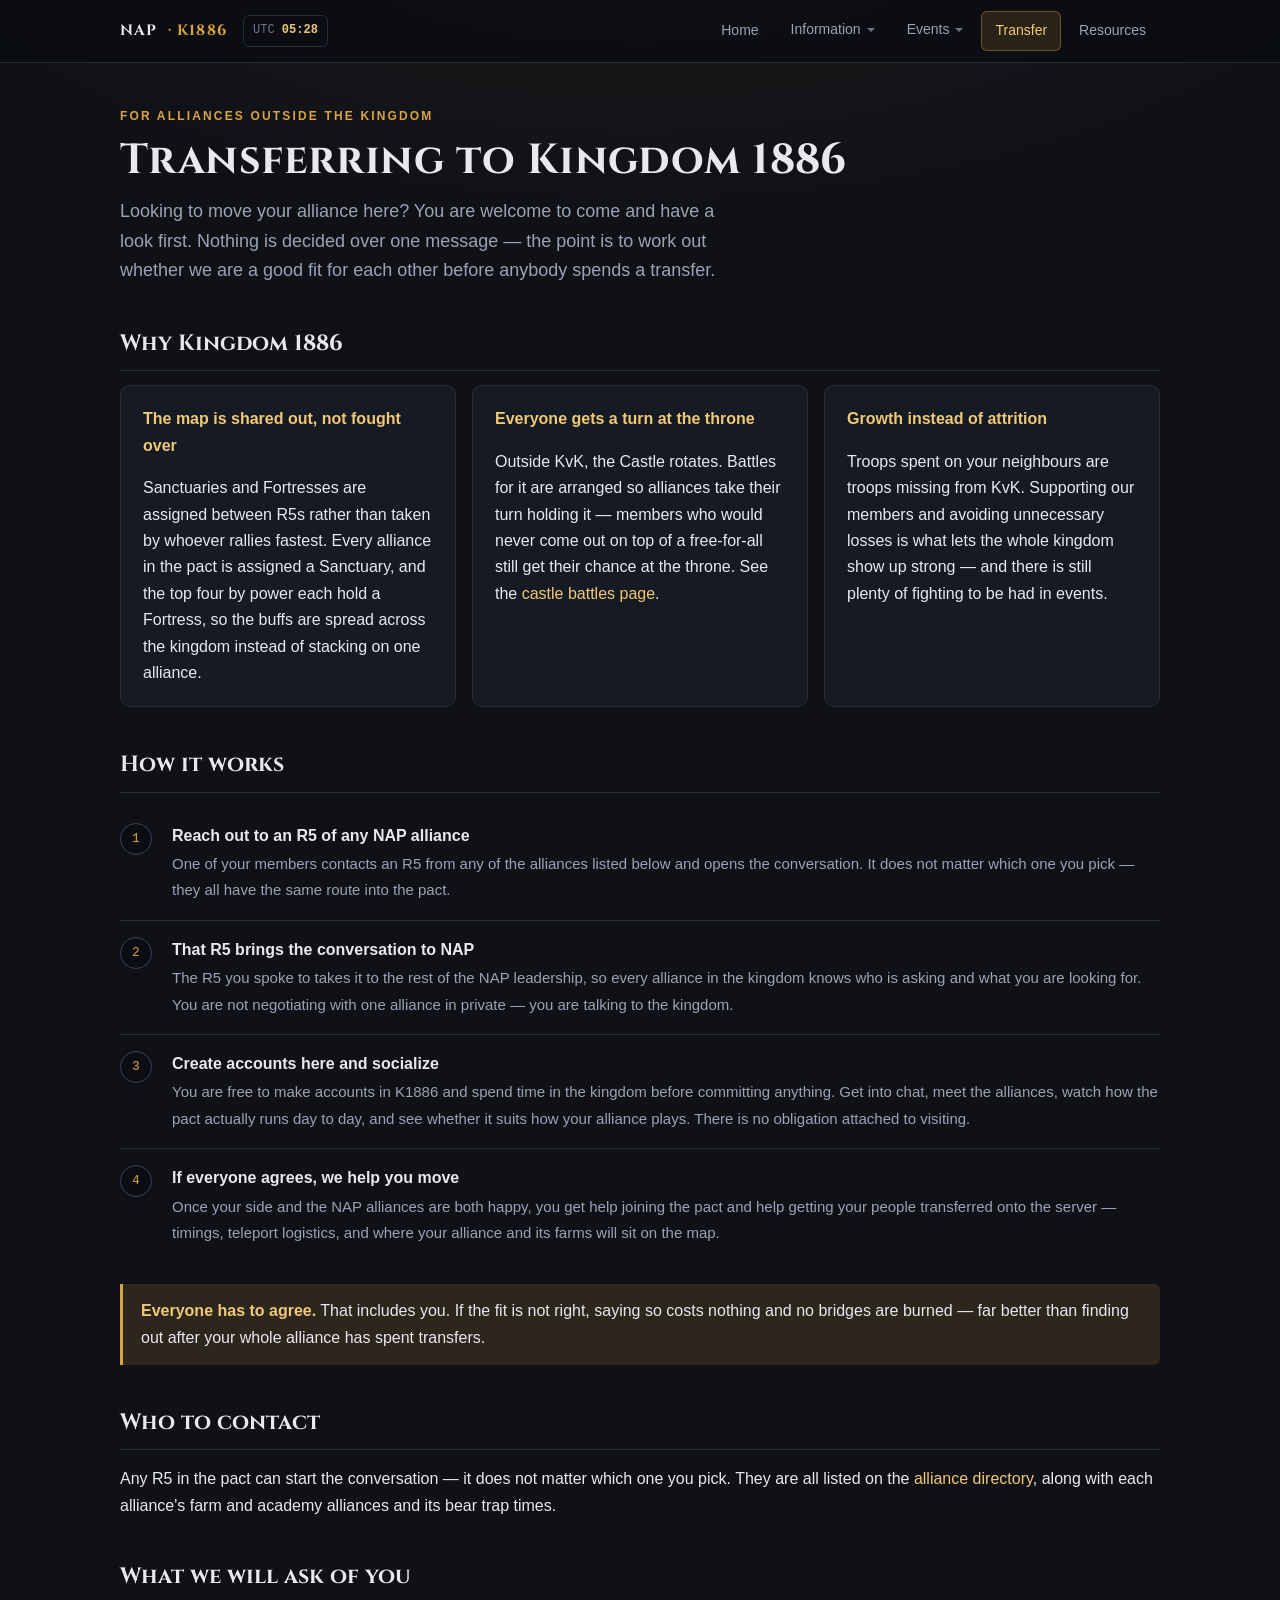
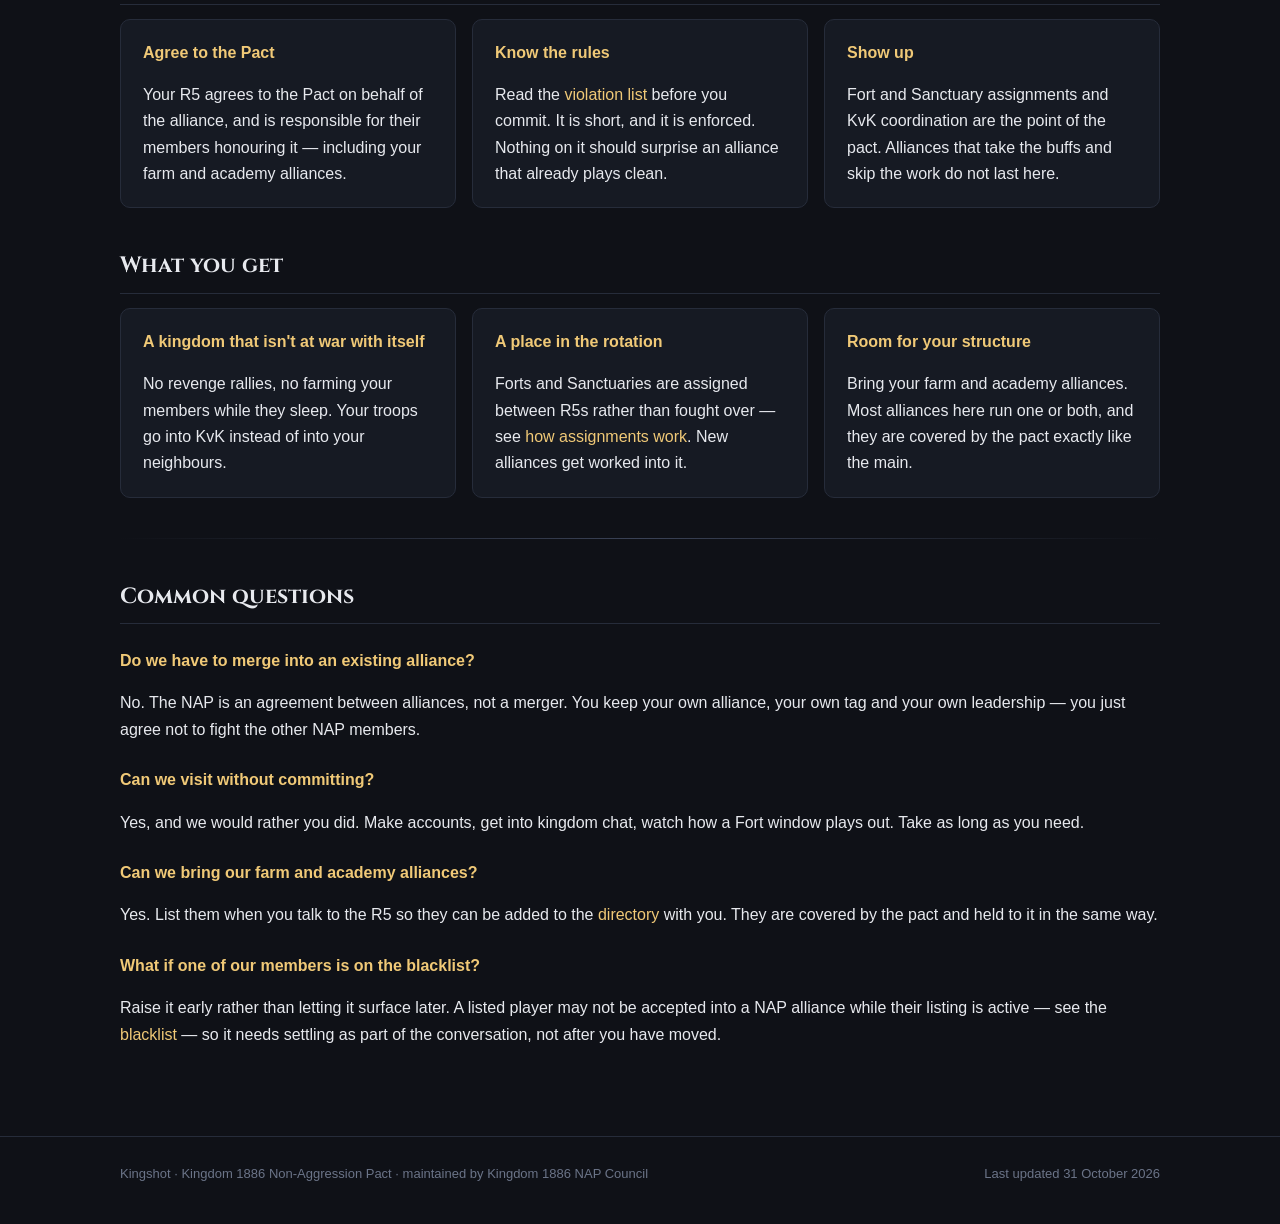
<file: transfer.html>
<!DOCTYPE html>
<html lang="en">
<head>
<meta charset="utf-8">
<meta name="viewport" content="width=device-width, initial-scale=1">
<meta name="robots" content="noindex, nofollow">
<title>Server Transfer — NAP Kingdom 1886</title>
<meta name="description" content="Thinking of transferring your alliance to Kingshot Kingdom 1886? How to reach out, visit, and join the NAP.">
<link rel="icon" href="data:image/svg+xml,<svg xmlns='http://www.w3.org/2000/svg' viewBox='0 0 32 32'><text y='26' font-size='26'>%F0%9F%9B%A1%EF%B8%8F</text></svg>">
<link rel="preconnect" href="https://fonts.googleapis.com">
<link rel="preconnect" href="https://fonts.gstatic.com" crossorigin>
<link rel="stylesheet" href="https://fonts.googleapis.com/css2?family=Cinzel:wght@600;700&display=swap">
<link rel="stylesheet" href="assets/css/style.css?v=8">
</head>
<body>

<header class="site-header">
  <div class="wrap">
    <a class="brand" href="index.html">
      NAP <span class="kd">&middot; K1886</span>
    </a>
    <div class="clock" data-clock></div>
    <nav class="site-nav" id="site-nav">
      <a href="index.html" data-i18n="nav.home">Home</a>
      <div class="nav-group" data-nav-group>
        <button class="nav-btn" type="button" aria-haspopup="true" aria-expanded="false" data-i18n="nav.information">Information</button>
        <div class="nav-menu" hidden>
          <a href="rules.html" data-i18n="nav.rules">Rules</a>
          <a href="alliances.html" data-i18n="nav.alliances">Alliances</a>
          <a href="notices.html" data-i18n="nav.notices">Notices</a>
          <a href="blacklist.html" data-i18n="nav.blacklist">Blacklist</a>
          <a href="king.html" data-i18n="nav.king">King Guide</a>
        </div>
      </div>
      <div class="nav-group" data-nav-group>
        <button class="nav-btn" type="button" aria-haspopup="true" aria-expanded="false" data-i18n="nav.events">Events</button>
        <div class="nav-menu" hidden>
          <a href="assignments.html" data-i18n="nav.sanctuary">Sanctuary</a>
          <a href="castle.html" data-i18n="nav.castle">Castle</a>
          <a href="allout.html" data-i18n="nav.allout">All Out</a>
          <a href="kvk.html" data-i18n="nav.kvk">KvK</a>
        </div>
      </div>
      <a href="transfer.html" data-i18n="nav.transfer">Transfer</a>
      <a href="resources.html" data-i18n="nav.resources">Resources</a>
    </nav>
    <div class="lang" data-lang-switcher>
      <button class="lang-btn" type="button" aria-haspopup="true" aria-expanded="false" aria-label="Change language">
        <span aria-hidden="true">&#127760;</span><span class="lang-cur">EN</span>
      </button>
      <div class="lang-menu" hidden>
        <button class="lang-opt" type="button" data-lang="en" lang="en">English</button>
        <button class="lang-opt" type="button" data-lang="ko" lang="ko">&#54620;&#44397;&#50612;</button>
        <button class="lang-opt" type="button" data-lang="es" lang="es">Espa&ntilde;ol</button>
        <button class="lang-opt" type="button" data-lang="tr" lang="tr">T&uuml;rk&ccedil;e</button>
      </div>
    </div>
    <button class="icon-btn nav-toggle" type="button" data-nav-toggle
            aria-label="Menu" aria-expanded="false" aria-controls="site-nav">
      <svg viewBox="0 0 24 24" fill="none" stroke="currentColor" stroke-width="2" stroke-linecap="round" aria-hidden="true"><path d="M4 7h16M4 12h16M4 17h16"/></svg>
    </button>
  </div>
</header>

<main>
  <div class="wrap">

    <div class="page-head">
      <p class="eyebrow" data-i18n="transfer.1">For alliances outside the kingdom</p>
      <h1 data-i18n="transfer.2">Transferring to Kingdom <span data-site="kingdom">1886</span></h1>
      <p class="lede" data-i18n="transfer.3">
        Looking to move your alliance here? You are welcome to come and have a look first.
        Nothing is decided over one message &mdash; the point is to work out whether we are a
        good fit for each other before anybody spends a transfer.
      </p>
    </div>

    <h2 data-i18n="transfer.301">Why Kingdom <span data-site="kingdom">1886</span></h2>
    <div class="grid grid-3">
      <div class="card">
        <h3 data-i18n="transfer.302">The map is shared out, not fought over</h3>
        <p data-i18n="transfer.303">Sanctuaries and Fortresses are assigned between R5s rather
        than taken by whoever rallies fastest. Every alliance in the pact is assigned a
        Sanctuary, and the top four by power each hold a Fortress, so the buffs are spread
        across the kingdom instead of stacking on one alliance.</p>
      </div>
      <div class="card">
        <h3 data-i18n="transfer.304">Everyone gets a turn at the throne</h3>
        <p data-i18n="transfer.305">Outside KvK, the Castle rotates. Battles for it are arranged so alliances take their turn holding it &mdash; members who would never come out on top of a free-for-all still get their chance at the throne. See the <a href="castle.html">castle battles page</a>.</p>
      </div>
      <div class="card">
        <h3 data-i18n="transfer.306">Growth instead of attrition</h3>
        <p data-i18n="transfer.307">Troops spent on your neighbours are troops missing from KvK.
        Supporting our members and avoiding unnecessary losses is what lets the whole kingdom
        show up strong &mdash; and there is still plenty of fighting to be had in events.</p>
      </div>
    </div>

    <h2 data-i18n="transfer.4">How it works</h2>
    <ol class="rule-list">
      <li data-i18n="transfer.5">
        <span class="rule-title">Reach out to an R5 of any NAP alliance</span>
        <span class="rule-body">
          One of your members contacts an R5 from any of the alliances listed below and opens the
          conversation. It does not matter which one you pick &mdash; they all have the same route
          into the pact.
        </span>
      </li>
      <li data-i18n="transfer.6">
        <span class="rule-title">That R5 brings the conversation to NAP</span>
        <span class="rule-body">
          The R5 you spoke to takes it to the rest of the NAP leadership, so every alliance in the
          kingdom knows who is asking and what you are looking for. You are not negotiating with
          one alliance in private &mdash; you are talking to the kingdom.
        </span>
      </li>
      <li data-i18n="transfer.7">
        <span class="rule-title">Create accounts here and socialize</span>
        <span class="rule-body">
          You are free to make accounts in K<span data-site="kingdom">1886</span> and spend time
          in the kingdom before committing anything. Get into chat, meet the alliances, watch how
          the pact actually runs day to day, and see whether it suits how your alliance plays.
          There is no obligation attached to visiting.
        </span>
      </li>
      <li data-i18n="transfer.8">
        <span class="rule-title">If everyone agrees, we help you move</span>
        <span class="rule-body">
          Once your side and the NAP alliances are both happy, you get help joining the pact and
          help getting your people transferred onto the server &mdash; timings, teleport
          logistics, and where your alliance and its farms will sit on the map.
        </span>
      </li>
    </ol>

    <div class="callout">
      <p data-i18n="transfer.210"><strong>Everyone has to agree.</strong> That includes you. If the fit is not right, saying so costs nothing and no bridges are burned &mdash; far better than finding out after your whole alliance has spent transfers.</p>
    </div>

    <h2 data-i18n="transfer.9">Who to contact</h2>
    <p data-i18n="transfer.10">
      Any R5 in the pact can start the conversation &mdash; it does not matter which one you
      pick. They are all listed on the <a href="alliances.html">alliance directory</a>, along
      with each alliance's farm and academy alliances and its bear trap times.
    </p>

    <h2 data-i18n="transfer.15">What we will ask of you</h2>
    <div class="grid grid-3">
      <div class="card">
        <h3 data-i18n="transfer.16">Agree to the Pact</h3>
        <p data-i18n="transfer.17">Your R5 agrees to the Pact on behalf of the alliance, and is responsible for their members honouring it &mdash; including your farm and academy alliances.</p>
      </div>
      <div class="card">
        <h3 data-i18n="transfer.18">Know the rules</h3>
        <p data-i18n="transfer.19">Read the <a href="rules.html">violation list</a> before you commit. It is short, and
        it is enforced. Nothing on it should surprise an alliance that already plays clean.</p>
      </div>
      <div class="card">
        <h3 data-i18n="transfer.20">Show up</h3>
        <p data-i18n="transfer.21">Fort and Sanctuary assignments and KvK coordination are the point of the
        pact. Alliances that take the buffs and skip the work do not last here.</p>
      </div>
    </div>

    <h2 data-i18n="transfer.22">What you get</h2>
    <div class="grid grid-3">
      <div class="card">
        <h3 data-i18n="transfer.23">A kingdom that isn't at war with itself</h3>
        <p data-i18n="transfer.24">No revenge rallies, no farming your members while they sleep. Your troops go into KvK
        instead of into your neighbours.</p>
      </div>
      <div class="card">
        <h3 data-i18n="transfer.25">A place in the rotation</h3>
        <p data-i18n="transfer.26">Forts and Sanctuaries are assigned between R5s rather than fought over &mdash; see
        <a href="assignments.html">how assignments work</a>. New alliances get worked into it.</p>
      </div>
      <div class="card">
        <h3 data-i18n="transfer.27">Room for your structure</h3>
        <p data-i18n="transfer.28">Bring your farm and academy alliances. Most alliances here run one or both, and they
        are covered by the pact exactly like the main.</p>
      </div>
    </div>

    <hr class="rule">

    <h2 data-i18n="transfer.29">Common questions</h2>
    <h3 data-i18n="transfer.30">Do we have to merge into an existing alliance?</h3>
    <p data-i18n="transfer.31">
      No. The NAP is an agreement between alliances, not a merger. You keep your own alliance,
      your own tag and your own leadership &mdash; you just agree not to fight the other
      NAP members.
    </p>
    <h3 data-i18n="transfer.32">Can we visit without committing?</h3>
    <p data-i18n="transfer.33">
      Yes, and we would rather you did. Make accounts, get into kingdom chat, watch how a Fort
      window plays out. Take as long as you need.
    </p>
    <h3 data-i18n="transfer.34">Can we bring our farm and academy alliances?</h3>
    <p data-i18n="transfer.35">
      Yes. List them when you talk to the R5 so they can be added to the
      <a href="alliances.html">directory</a> with you. They are covered by the pact and held to
      it in the same way.
    </p>
    <h3 data-i18n="transfer.36">What if one of our members is on the blacklist?</h3>
    <p data-i18n="transfer.37">
      Raise it early rather than letting it surface later. A listed player may not be accepted
      into a NAP alliance while their listing is active &mdash; see the
      <a href="blacklist.html">blacklist</a> &mdash; so it needs settling as part of the
      conversation, not after you have moved.
    </p>

  </div>
</main>

<footer class="site-footer">
  <div class="wrap">
    <span data-i18n="footer.1">Kingshot &middot; Kingdom <span data-site="kingdom">1886</span> Non-Aggression Pact &middot; maintained by <span data-site="maintainer">the NAP council</span></span>
    <span data-i18n="footer.2">Last updated <span data-site="lastUpdated">&mdash;</span><span data-discord> &middot; <a href="#">Discord</a></span></span>
  </div>
</footer>

<script src="assets/js/data.js?v=15"></script>
<script src="assets/js/site.js?v=10"></script>
</body>
</html>
</file>
<file: assets/css/style.css>
/* ==========================================================================
   NAP — Kingdom 1886 | shared stylesheet
   Edit the tokens in :root to re-theme the whole site.
   ========================================================================== */

:root {
  --bg:            #0f1117;
  --bg-raised:     #161a23;
  --bg-sunken:     #0b0d12;
  --border:        #262c3a;
  --border-strong: #3a4256;

  --text:          #e7e9ee;
  --text-muted:    #9aa3b5;
  --text-faint:    #6b7488;

  --gold:          #d9a441;
  --gold-soft:     #f0c977;
  --gold-dim:      rgba(217, 164, 65, 0.14);
  --gold-border:   rgba(217, 164, 65, 0.38);

  /* One hover surface for every interactive control. Translucent, so it reads
     the same whether it sits on the page, a card, or a dropdown panel. */
  --hover-surface: rgba(255, 255, 255, 0.06);

  --green:         #4fb477;
  --amber:         #e0a136;
  --red:           #d8604f;

  --radius:        10px;
  --radius-sm:     6px;
  --maxw:          1080px;

  --font-display: "Cinzel", "Iowan Old Style", "Palatino Linotype", Palatino, Georgia, serif;
  --font-body: -apple-system, BlinkMacSystemFont, "Segoe UI", Roboto, Helvetica, Arial, sans-serif;
  --font-mono: ui-monospace, SFMono-Regular, "SF Mono", Menlo, Consolas, monospace;
}

*, *::before, *::after { box-sizing: border-box; }

html { scroll-behavior: smooth; }

body {
  margin: 0;
  background:
    radial-gradient(1200px 600px at 50% -200px, rgba(217,164,65,0.10), transparent 70%),
    var(--bg);
  color: var(--text);
  font-family: var(--font-body);
  font-size: 16px;
  line-height: 1.65;
  -webkit-font-smoothing: antialiased;
}

a { color: var(--gold-soft); text-decoration: none; }
a:hover { text-decoration: underline; }

.wrap { width: 100%; max-width: var(--maxw); margin: 0 auto; padding: 0 20px; }

/* ---------- Header / nav ---------- */

.site-header {
  position: sticky;
  top: 0;
  z-index: 20;
  transition: transform .25s ease;
  background: rgba(11, 13, 18, 0.88);
  backdrop-filter: blur(10px);
  border-bottom: 1px solid var(--border);
}

.site-header .wrap {
  display: flex;
  align-items: center;
  gap: 16px;
  min-height: 62px;
  flex-wrap: wrap;
}

.brand {
  display: flex;
  align-items: center;
  gap: 10px;
  font-family: var(--font-display);
  font-weight: 700;
  letter-spacing: 0.08em;
  color: var(--text);
  text-transform: uppercase;
  font-size: 15px;
}
.brand:hover { text-decoration: none; }
.brand .crest {
  display: grid;
  place-items: center;
  width: 30px; height: 30px;
  border: 1px solid var(--gold);
  border-radius: 50%;
  color: var(--gold);
  font-size: 13px;
  background: var(--gold-dim);
}
.brand .kd { color: var(--gold); }

.site-nav { display: flex; gap: 4px; margin-left: auto; flex-wrap: wrap; }
.site-nav a {
  padding: 7px 13px;
  border-radius: var(--radius-sm);
  color: var(--text-muted);
  font-size: 14px;
  font-weight: 500;
  border: 1px solid transparent;
}
.site-nav a:hover { color: var(--text); background: var(--hover-surface); text-decoration: none; }
.site-nav a[aria-current="page"] {
  color: var(--gold-soft);
  background: var(--gold-dim);
  border-color: var(--gold-border);
}

.clock {
  font-family: var(--font-mono);
  font-size: 12px;
  color: var(--text-faint);
  border: 1px solid var(--border);
  border-radius: var(--radius-sm);
  padding: 5px 9px;
  white-space: nowrap;
}
.clock strong { color: var(--gold-soft); font-weight: 600; }

/* ---------- Page furniture ---------- */

main { padding: 44px 0 72px; }

.page-head { margin-bottom: 34px; }
.eyebrow {
  font-size: 12px;
  letter-spacing: 0.18em;
  text-transform: uppercase;
  color: var(--gold);
  font-weight: 600;
  margin: 0 0 10px;
}
h1 {
  font-family: var(--font-display);
  font-size: clamp(28px, 5vw, 42px);
  line-height: 1.15;
  margin: 0 0 12px;
  letter-spacing: 0.01em;
}
h2 {
  font-family: var(--font-display);
  font-size: 22px;
  margin: 40px 0 14px;
  padding-bottom: 8px;
  border-bottom: 1px solid var(--border);
}
h3 { font-size: 16px; margin: 24px 0 8px; color: var(--gold-soft); }
.lede { font-size: 18px; color: var(--text-muted); max-width: 62ch; margin: 0; }

hr.rule {
  border: 0;
  height: 1px;
  background: linear-gradient(90deg, transparent, var(--border-strong), transparent);
  margin: 40px 0;
}

/* ---------- Hero (home) ---------- */

.hero {
  text-align: center;
  padding: 56px 0 20px;
  border-bottom: 1px solid var(--border);
}
.hero h1 { font-size: clamp(34px, 7vw, 60px); }
.hero .lede { margin: 0 auto; font-size: 19px; }
.sigil {
  font-family: var(--font-display);
  font-size: 13px;
  letter-spacing: 0.3em;
  color: var(--gold);
  text-transform: uppercase;
  margin-bottom: 18px;
}
.cta-row { display: flex; gap: 12px; justify-content: center; flex-wrap: wrap; margin-top: 28px; }

.btn {
  display: inline-block;
  background: none;
  padding: 11px 22px;
  border-radius: var(--radius-sm);
  font-weight: 600;
  font-size: 15px;
  border: 1px solid var(--border-strong);
  color: var(--text);
}
.btn:hover { text-decoration: none; background: var(--hover-surface); border-color: var(--gold); }
.btn-primary {
  background: var(--gold);
  color: #1a1408;
  border-color: var(--gold);
}
.btn-primary:hover { background: var(--gold-soft); }

/* ---------- Cards & grids ---------- */

.grid { display: grid; gap: 16px; }
.grid-3 { grid-template-columns: repeat(auto-fit, minmax(260px, 1fr)); }
.grid-2 { grid-template-columns: repeat(auto-fit, minmax(300px, 1fr)); }

.card {
  background: var(--bg-raised);
  border: 1px solid var(--border);
  border-radius: var(--radius);
  padding: 20px 22px;
}
.card h3 { margin-top: 0; }
.card p:last-child { margin-bottom: 0; }

.callout {
  border-left: 3px solid var(--gold);
  background: var(--gold-dim);
  border-radius: 0 var(--radius-sm) var(--radius-sm) 0;
  padding: 14px 18px;
  margin: 22px 0;
  color: var(--text);
}
.callout strong { color: var(--gold-soft); }

/* ---------- Rules ---------- */

.rule-list { list-style: none; counter-reset: rule; padding: 0; margin: 0; }
.rule-list > li {
  counter-increment: rule;
  position: relative;
  padding: 16px 0 16px 52px;
  border-bottom: 1px solid var(--border);
}
.rule-list > li:last-child { border-bottom: 0; }
.rule-list > li::before {
  content: counter(rule);
  position: absolute;
  left: 0; top: 16px;
  width: 32px; height: 32px;
  display: grid; place-items: center;
  border: 1px solid var(--border-strong);
  border-radius: 50%;
  font-family: var(--font-mono);
  font-size: 13px;
  color: var(--gold);
  background: var(--bg-sunken);
}
.rule-list .rule-title { font-weight: 600; display: block; margin-bottom: 2px; }
.rule-list .rule-body { color: var(--text-muted); font-size: 15px; }

/* ---------- Tables ---------- */

.table-scroll { overflow-x: auto; border: 1px solid var(--border); border-radius: var(--radius); }
table { width: 100%; border-collapse: collapse; font-size: 15px; min-width: 520px; }
thead th {
  text-align: left;
  background: var(--bg-sunken);
  color: var(--text-faint);
  font-size: 12px;
  letter-spacing: 0.1em;
  text-transform: uppercase;
  font-weight: 600;
  padding: 11px 16px;
  border-bottom: 1px solid var(--border);
  white-space: nowrap;
}
tbody td { padding: 13px 16px; border-bottom: 1px solid var(--border); vertical-align: top; }
tbody tr:last-child td { border-bottom: 0; }
tbody tr:hover { background: rgba(255,255,255,0.02); }

.pill {
  display: inline-block;
  padding: 2px 9px;
  border-radius: 999px;
  font-size: 12px;
  font-weight: 600;
  letter-spacing: 0.04em;
  border: 1px solid var(--border-strong);
  color: var(--text-muted);
  white-space: nowrap;
}
.pill-warn   { color: var(--amber); border-color: rgba(224,161,54,0.45); background: rgba(224,161,54,0.10); }
.pill-strike { color: var(--red);   border-color: rgba(216,96,79,0.45);  background: rgba(216,96,79,0.10); }
.pill-ok     { color: var(--green); border-color: rgba(79,180,119,0.45); background: rgba(79,180,119,0.10); }

/* ---------- Alliances ---------- */

.toolbar {
  display: flex;
  gap: 12px;
  align-items: center;
  flex-wrap: wrap;
  margin-bottom: 22px;
}
.search {
  flex: 1 1 260px;
  background: var(--bg-sunken);
  border: 1px solid var(--border);
  border-radius: var(--radius-sm);
  color: var(--text);
  font: inherit;
  font-size: 15px;
  padding: 10px 14px;
}
.search:focus { outline: none; border-color: var(--gold); }
.search::placeholder { color: var(--text-faint); }
.count { color: var(--text-faint); font-size: 14px; font-family: var(--font-mono); }
.copy-chip { margin-left: auto; }
.copy-chip.copied {
  color: var(--green);
  border-color: rgba(79,180,119,0.5);
  background: rgba(79,180,119,0.12);
}

.alliance-card {
  background: var(--bg-raised);
  border: 1px solid var(--border);
  border-radius: var(--radius);
  padding: 0;
  overflow: hidden;
  margin-bottom: 16px;
}
.alliance-head {
  display: flex;
  align-items: center;
  gap: 14px;
  padding: 16px 20px;
  border-bottom: 1px solid var(--border);
  background: var(--bg-sunken);
  flex-wrap: wrap;
}
.tag {
  font-family: var(--font-mono);
  font-weight: 700;
  font-size: 14px;
  color: var(--gold);
  border: 1px solid rgba(217,164,65,0.4);
  background: var(--gold-dim);
  padding: 4px 10px;
  border-radius: var(--radius-sm);
  letter-spacing: 0.05em;
}
.alliance-name { font-family: var(--font-display); font-size: 18px; font-weight: 600; }
.slot .value.trap {
  font-family: var(--font-mono);
  color: var(--gold-soft);
  font-weight: 600;
}

.alliance-body { display: grid; grid-template-columns: repeat(auto-fit, minmax(200px, 1fr)); }
.slot { padding: 16px 20px; border-right: 1px solid var(--border); }
.slot:last-child { border-right: 0; }
.slot .label {
  font-size: 11px;
  letter-spacing: 0.14em;
  text-transform: uppercase;
  color: var(--text-faint);
  margin-bottom: 6px;
}
.slot .value { font-size: 15px; }
.slot .value .muted { color: var(--text-faint); }
.slot .sub { font-size: 13px; color: var(--text-muted); margin-top: 2px; }
.alliance-decree { padding: 16px 20px; border-top: 1px solid var(--border); }
.alliance-decree .label {
  font-size: 11px;
  letter-spacing: 0.14em;
  text-transform: uppercase;
  color: var(--text-faint);
  margin-bottom: 6px;
}
.decree-text { font-size: 14px; color: var(--text-muted); white-space: pre-line; overflow-wrap: anywhere; }
.decree-text.clamped {
  display: -webkit-box;
  -webkit-box-orient: vertical;
  -webkit-line-clamp: 3;
  line-clamp: 3;
  overflow: hidden;
}
.alliance-decree.collapsible { cursor: pointer; }
.decree-toggle {
  background: none;
  border: 0;
  padding: 0;
  margin-top: 8px;
  font: inherit;
  font-size: 13px;
  color: var(--gold-soft);
  cursor: pointer;
}
.decree-toggle:hover { text-decoration: underline; }
.decree-toggle[hidden] { display: none; }

.empty {
  text-align: center;
  padding: 44px 20px;
  color: var(--text-faint);
  border: 1px dashed var(--border-strong);
  border-radius: var(--radius);
}

/* ---------- Footer ---------- */

.site-footer {
  border-top: 1px solid var(--border);
  padding: 26px 0 40px;
  color: var(--text-faint);
  font-size: 13px;
}
.site-footer .wrap { display: flex; justify-content: space-between; gap: 16px; flex-wrap: wrap; }

@media (max-width: 640px) {
  .site-header .wrap { min-height: 0; padding-top: 10px; padding-bottom: 10px; }
  .site-nav { margin-left: 0; width: 100%; }
  .clock { display: none; }
  .slot { border-right: 0; border-bottom: 1px solid var(--border); }
  .slot:last-child { border-bottom: 0; }
}

/* ==========================================================================
   Trackers — blacklist + weekly sanctuary/fortress assignments
   ========================================================================== */

.stats {
  display: grid;
  grid-template-columns: repeat(auto-fit, minmax(150px, 1fr));
  gap: 12px;
  margin: 0 0 26px;
}
.stat {
  background: var(--bg-raised);
  border: 1px solid var(--border);
  border-radius: var(--radius);
  padding: 14px 18px;
}
.stat .n {
  font-family: var(--font-display);
  font-size: 28px;
  line-height: 1.1;
  color: var(--gold);
}
.stat .n.neutral { color: var(--text); }
.stat .n.danger  { color: var(--red); }
.stat .n.good    { color: var(--green); }
.stat .k {
  font-size: 11px;
  letter-spacing: 0.14em;
  text-transform: uppercase;
  color: var(--text-faint);
  margin-top: 4px;
}

.filters { display: flex; gap: 6px; flex-wrap: wrap; }
.chip {
  background: var(--bg-sunken);
  border: 1px solid var(--border);
  color: var(--text-muted);
  border-radius: 999px;
  padding: 7px 15px;
  font: inherit;
  font-size: 14px;
  cursor: pointer;
}
.chip:hover { color: var(--text); background: var(--hover-surface); border-color: var(--border-strong); }
.page-toc { margin-top: 20px; }
.page-toc .chip { text-decoration: none; }
h2[id], .violation[id] { scroll-margin-top: 84px; }
.chip[aria-pressed="true"] {
  color: var(--gold-soft);
  background: var(--gold-dim);
  border-color: var(--gold-border);
}

.banner {
  display: flex;
  gap: 12px;
  align-items: flex-start;
  border: 1px solid var(--border-strong);
  border-left: 3px solid var(--amber);
  background: rgba(224,161,54,0.08);
  border-radius: 0 var(--radius-sm) var(--radius-sm) 0;
  padding: 13px 18px;
  margin-bottom: 24px;
  font-size: 15px;
}
.banner .icon { color: var(--amber); font-size: 17px; line-height: 1.4; }

.week-head {
  display: flex;
  align-items: baseline;
  gap: 14px;
  flex-wrap: wrap;
  background: var(--bg-raised);
  border: 1px solid var(--border);
  border-radius: var(--radius);
  padding: 16px 20px;
  margin-bottom: 24px;
}
.week-head .wk {
  font-family: var(--font-display);
  font-size: 19px;
  color: var(--gold-soft);
}
.week-head .rot { color: var(--text-muted); font-size: 14px; margin-left: auto; }

td .mono { font-family: var(--font-mono); font-size: 13px; }
td .who { font-weight: 600; }
td .sub { color: var(--text-muted); font-size: 13px; margin-top: 2px; }
td .muted { color: var(--text-faint); }

.pill-open { color: var(--text-faint); }
.pill-info { color: var(--gold-soft); border-color: rgba(217,164,65,0.4); background: var(--gold-dim); }

.legend { color: var(--text-faint); font-size: 13px; margin-top: 12px; }
.legend .pill { margin-right: 4px; }

/* ---------- Resource cards ---------- */

.res-grid { display: grid; grid-template-columns: repeat(auto-fit, minmax(280px, 1fr)); gap: 16px; }

a.res-card {
  display: block;
  background: var(--bg-raised);
  border: 1px solid var(--border);
  border-radius: var(--radius);
  padding: 20px 22px;
  color: var(--text);
  transition: border-color .15s ease, transform .15s ease;
}
a.res-card:hover {
  text-decoration: none;
  border-color: var(--gold);
  transform: translateY(-2px);
}
a.res-card:hover .res-name { color: var(--gold-soft); }

.res-top { display: flex; align-items: center; gap: 11px; margin-bottom: 4px; }
.res-icon {
  display: grid; place-items: center;
  width: 34px; height: 34px; flex: 0 0 34px;
  border-radius: var(--radius-sm);
  background: var(--gold-dim);
  border: 1px solid rgba(217,164,65,0.3);
  font-size: 17px;
}
.res-name { font-family: var(--font-display); font-size: 17px; font-weight: 600; }
.res-what {
  font-size: 11px; letter-spacing: 0.14em; text-transform: uppercase;
  color: var(--gold); font-weight: 600; margin-bottom: 10px;
}
.res-desc { color: var(--text-muted); font-size: 15px; margin: 0 0 14px; }
.res-link {
  font-family: var(--font-mono); font-size: 13px; color: var(--text-faint);
  display: flex; align-items: center; gap: 6px;
}
a.res-card:hover .res-link { color: var(--gold-soft); }

/* ---------- Language switcher ---------- */

.lang { position: relative; }
/* Hidden until real translations exist; delete these two lines to bring the switcher back. */
.lang { display: none; }
.nav-toggle { margin-left: auto; }

.lang-btn {
  display: flex;
  align-items: center;
  gap: 6px;
  background: var(--bg-sunken);
  border: 1px solid var(--border);
  border-radius: var(--radius-sm);
  color: var(--text-muted);
  font: inherit;
  font-size: 14px;
  padding: 6px 11px;
  cursor: pointer;
  line-height: 1.4;
}
.lang-btn:hover { color: var(--text); background: var(--hover-surface); border-color: var(--border-strong); }
.lang-btn[aria-expanded="true"] { color: var(--gold-soft); background: var(--gold-dim); border-color: var(--gold-border); }
.lang-cur { font-family: var(--font-mono); font-size: 12px; letter-spacing: 0.06em; }

.lang-menu {
  position: absolute;
  top: calc(100% + 6px);
  right: 0;
  min-width: 150px;
  background: var(--bg-raised);
  border: 1px solid var(--border-strong);
  border-radius: var(--radius-sm);
  padding: 5px;
  z-index: 40;
  box-shadow: 0 12px 30px rgba(0,0,0,0.45);
}
.lang-opt {
  display: block;
  width: 100%;
  text-align: left;
  background: none;
  border: 0;
  border-radius: 4px;
  color: var(--text-muted);
  font: inherit;
  font-size: 14px;
  padding: 8px 11px;
  cursor: pointer;
}
.lang-opt:hover { background: var(--hover-surface); color: var(--text); }
.lang-opt[aria-current="true"] { color: var(--gold-soft); background: var(--gold-dim); }

@media (max-width: 640px) {
  .lang { order: -1; margin-left: auto; }
  .site-nav { order: 1; }
}

/* ---------- In-game notices ---------- */

.notice-card {
  background: var(--bg-raised);
  border: 1px solid var(--border);
  border-radius: var(--radius);
  margin-bottom: 18px;
  overflow: hidden;
}
.notice-head {
  padding: 16px 20px;
  border-bottom: 1px solid var(--border);
  background: var(--bg-sunken);
}
.notice-head h3 {
  margin: 0 0 4px;
  font-family: var(--font-display);
  font-size: 18px;
  color: var(--text);
}
.notice-head p { margin: 0; color: var(--text-muted); font-size: 14px; }

.notice-blocks { display: grid; grid-template-columns: repeat(auto-fit, minmax(320px, 1fr)); }
.notice-block { padding: 16px 20px 18px; border-right: 1px solid var(--border); }
.notice-block:last-child { border-right: 0; }

.notice-block-head {
  display: flex;
  align-items: center;
  gap: 10px;
  margin-bottom: 8px;
}
.notice-kind { margin-right: auto; }
.notice-kind {
  font-size: 11px;
  letter-spacing: 0.14em;
  text-transform: uppercase;
  color: var(--gold);
  font-weight: 600;
}
.count-badge {
  font-family: var(--font-mono);
  font-size: 12px;
  color: var(--text-faint);
  border: 1px solid var(--border);
  border-radius: 999px;
  padding: 2px 9px;
  white-space: nowrap;
}
.count-badge.over {
  color: var(--red);
  border-color: rgba(216,96,79,0.5);
  background: rgba(216,96,79,0.12);
}

textarea.notice-text {
  width: 100%;
  background: var(--bg-sunken);
  border: 1px solid var(--border);
  border-radius: var(--radius-sm);
  color: var(--text);
  font-family: var(--font-mono);
  font-size: 13px;
  line-height: 1.55;
  padding: 12px 14px;
  resize: vertical;
  min-height: 130px;
}
textarea.notice-text:focus { outline: none; border-color: var(--gold); }

/* small square icon button, used for copy-to-clipboard */
.icon-btn {
  display: inline-flex;
  align-items: center;
  justify-content: center;
  width: 28px;
  height: 28px;
  flex: 0 0 28px;
  padding: 0;
  background: var(--bg-raised);
  border: 1px solid var(--border);
  border-radius: var(--radius-sm);
  color: var(--text-muted);
  cursor: pointer;
  transition: color .12s ease, border-color .12s ease, background .12s ease;
}
.icon-btn:hover { color: var(--text); background: var(--hover-surface); border-color: var(--border-strong); }
.icon-btn:focus-visible { outline: 2px solid var(--gold); outline-offset: 2px; }
.icon-btn svg { width: 15px; height: 15px; display: block; }
.icon-btn.copied {
  color: var(--green);
  border-color: rgba(79,180,119,0.5);
  background: rgba(79,180,119,0.12);
}

@media (max-width: 640px) {
  .notice-block { border-right: 0; border-bottom: 1px solid var(--border); }
  .notice-block:last-child { border-bottom: 0; }
}

.callout p { margin: 0; }
.callout p + p { margin-top: 10px; }

/* ---------- Grouped navigation ---------- */

.nav-group { position: relative; }

.site-nav .nav-btn {
  display: flex;
  align-items: center;
  gap: 6px;
  background: none;
  border: 1px solid transparent;
  border-radius: var(--radius-sm);
  color: var(--text-muted);
  font: inherit;
  font-size: 14px;
  font-weight: 500;
  padding: 7px 13px;
  cursor: pointer;
  line-height: 1.5;
}
.site-nav .nav-btn::after {
  content: "";
  width: 0; height: 0;
  border-left: 4px solid transparent;
  border-right: 4px solid transparent;
  border-top: 4px solid currentColor;
  opacity: 0.7;
}
.site-nav .nav-btn:hover { color: var(--text); background: var(--hover-surface); }
/* open state is carried by the caret; only the group holding the current page
   is highlighted, and only where its links are out of sight (desktop) */
.site-nav .nav-btn[data-active="true"] {
  color: var(--gold-soft);
  background: var(--gold-dim);
  border-color: var(--gold-border);
}

.nav-menu {
  position: absolute;
  top: calc(100% + 6px);
  left: 0;
  min-width: 170px;
  background: var(--bg-raised);
  border: 1px solid var(--border-strong);
  border-radius: var(--radius-sm);
  padding: 5px;
  z-index: 40;
  box-shadow: 0 12px 30px rgba(0,0,0,0.45);
}
.nav-menu a {
  display: block;
  padding: 8px 11px;
  border-radius: 4px;
  font-size: 14px;
  color: var(--text-muted);
  border: 0;
}
.nav-menu a:hover { background: var(--hover-surface); color: var(--text); text-decoration: none; }
.nav-menu a[aria-current="page"] { color: var(--gold-soft); background: var(--gold-dim); }

@media (max-width: 640px) {
  .nav-menu { left: auto; right: 0; }
}

/* ---------- Mobile navigation ---------- */

.nav-toggle { display: none; }

@media (max-width: 820px) {
  /* the header stays one line: brand, language, menu button */
  .site-header .wrap { flex-wrap: nowrap; gap: 10px; }
  .nav-toggle { display: inline-flex; }
  .lang { margin-left: auto; order: 0; }

  .site-nav {
    display: none;
    position: absolute;
    top: 100%;
    left: 0;
    right: 0;
    flex-direction: column;
    align-items: stretch;
    gap: 1px;
    width: auto;
    margin: 0;
    padding: 10px 20px 16px;
    background: var(--bg-raised);
    border-bottom: 1px solid var(--border-strong);
    box-shadow: 0 18px 34px rgba(0,0,0,0.5);
    max-height: calc(100vh - 62px);
    overflow-y: auto;
  }
  .site-header.nav-open .site-nav { display: flex; }

  /* each group is an accordion: the button opens its own list in place */
  .nav-group { position: static; }
  .site-nav .nav-btn {
    width: 100%;
    justify-content: space-between;
    padding: 11px 10px;
    font-size: 15px;
    font-weight: 500;
    letter-spacing: 0;
    text-transform: none;
    color: var(--text-muted);
  }
  .site-nav .nav-btn::after { transition: transform .15s ease; }
  .site-nav .nav-btn[aria-expanded="true"]::after { transform: rotate(180deg); }
  .site-nav .nav-btn[data-active="true"] {
    color: var(--text-muted);
    background: none;
    border-color: transparent;
  }
  .site-nav .nav-btn[data-active="true"]:hover {
    color: var(--text);
    background: var(--hover-surface);
  }

  .site-nav .nav-menu {
    position: static;
    min-width: 0;
    margin: 2px 0 6px 10px;
    padding: 0 0 0 10px;
    background: none;
    border: 0;
    border-left: 1px solid var(--border);
    border-radius: 0;
    box-shadow: none;
  }

  .site-nav .nav-menu a,
  .site-nav > a { padding: 11px 10px; font-size: 15px; border-radius: var(--radius-sm); }
}

/* ---------- Violation cards ---------- */

.violations { display: grid; gap: 16px; }

.violation {
  background: var(--bg-raised);
  border: 1px solid var(--border);
  border-radius: var(--radius);
  padding: 18px 20px 16px;
}

.violation-head { display: flex; align-items: center; gap: 12px; margin-bottom: 8px; }
.violation-n {
  flex: 0 0 30px;
  width: 30px; height: 30px;
  display: grid; place-items: center;
  border: 1px solid var(--border-strong);
  border-radius: 50%;
  background: var(--bg-sunken);
  font-family: var(--font-mono);
  font-size: 13px;
  color: var(--gold);
}
.violation-head h3 {
  margin: 0;
  font-family: var(--font-display);
  font-size: 17px;
  color: var(--text);
}
.violation-head .rule-copy { margin-left: auto; }
.violation-body { margin: 0 0 14px; color: var(--text-muted); font-size: 15px; }

.tiers { border-top: 1px solid var(--border); padding-top: 14px; }
.tier-tabs { display: flex; gap: 6px; flex-wrap: wrap; margin-bottom: 12px; }
.tier-tab { font-size: 13px; padding: 5px 12px; }

.tiers.single .tier-tabs .tier-tab {
  /* a violation with no ladder: the one tier is a statement, not a choice */
  pointer-events: none;
  color: var(--red);
  border-color: rgba(216,96,79,0.45);
  background: rgba(216,96,79,0.10);
}

.tier-panel {
  background: var(--bg-sunken);
  border: 1px solid var(--border);
  border-left: 3px solid var(--gold);
  border-radius: 0 var(--radius-sm) var(--radius-sm) 0;
  padding: 12px 16px;
}
.tiers.single .tier-panel { border-left-color: var(--red); }
.tier-panel p { margin: 0; font-size: 15px; }

@media (max-width: 640px) {
  .violation { padding: 16px 16px 14px; }
  .violation-head h3 { font-size: 16px; }
}

/* the header steps out of the way while reading down the page */
.site-header.header-hidden { transform: translateY(-100%); }

@media (prefers-reduced-motion: reduce) {
  .site-header { transition: none; }
}

/* ---------- Trial key ---------- */

.trial-key {
  display: grid;
  grid-template-columns: repeat(auto-fit, minmax(230px, 1fr));
  gap: 14px;
  margin-bottom: 22px;
}
.trial {
  background: var(--bg-raised);
  border: 1px solid var(--border);
  border-left: 3px solid var(--gold);
  border-radius: 0 var(--radius) var(--radius) 0;
  padding: 14px 18px;
}
.trial-name {
  font-family: var(--font-display);
  font-size: 16px;
  color: var(--text);
  margin-bottom: 4px;
}
.trial-debuff {
  font-family: var(--font-mono);
  font-size: 14px;
  font-weight: 600;
  color: var(--red);
  margin-bottom: 8px;
}
.trial p { margin: 0; font-size: 14px; color: var(--text-muted); }

/* ---------- Screenshots (king.html) ---------- */

.shots {
  display: grid;
  grid-template-columns: repeat(auto-fill, minmax(140px, 230px));
  gap: 18px;
  margin: 18px 0 26px;
}
.shot { margin: 0; }
.shot img {
  display: block;
  width: 100%;
  height: auto;
  border: 1px solid var(--border);
  border-radius: var(--radius);
}
.shot figcaption { margin-top: 8px; font-size: 14px; color: var(--text-faint); }
</file>
